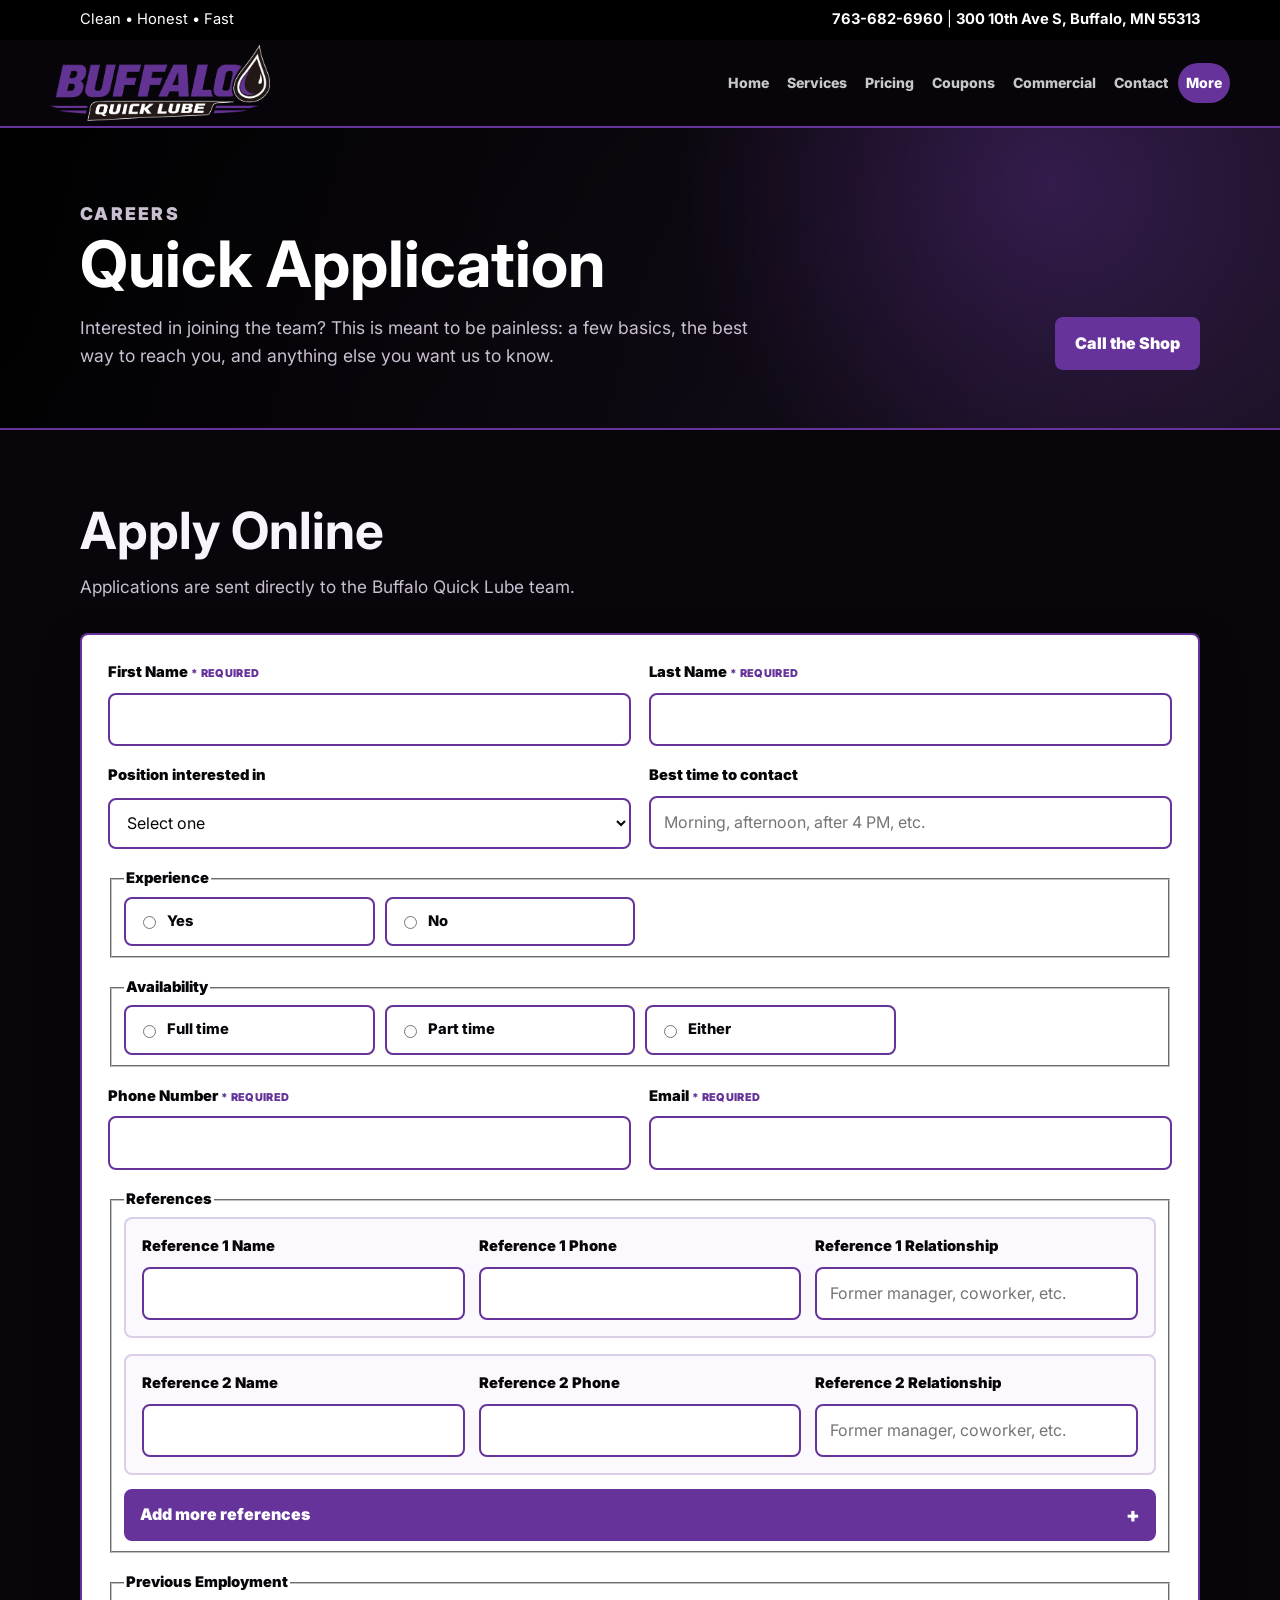
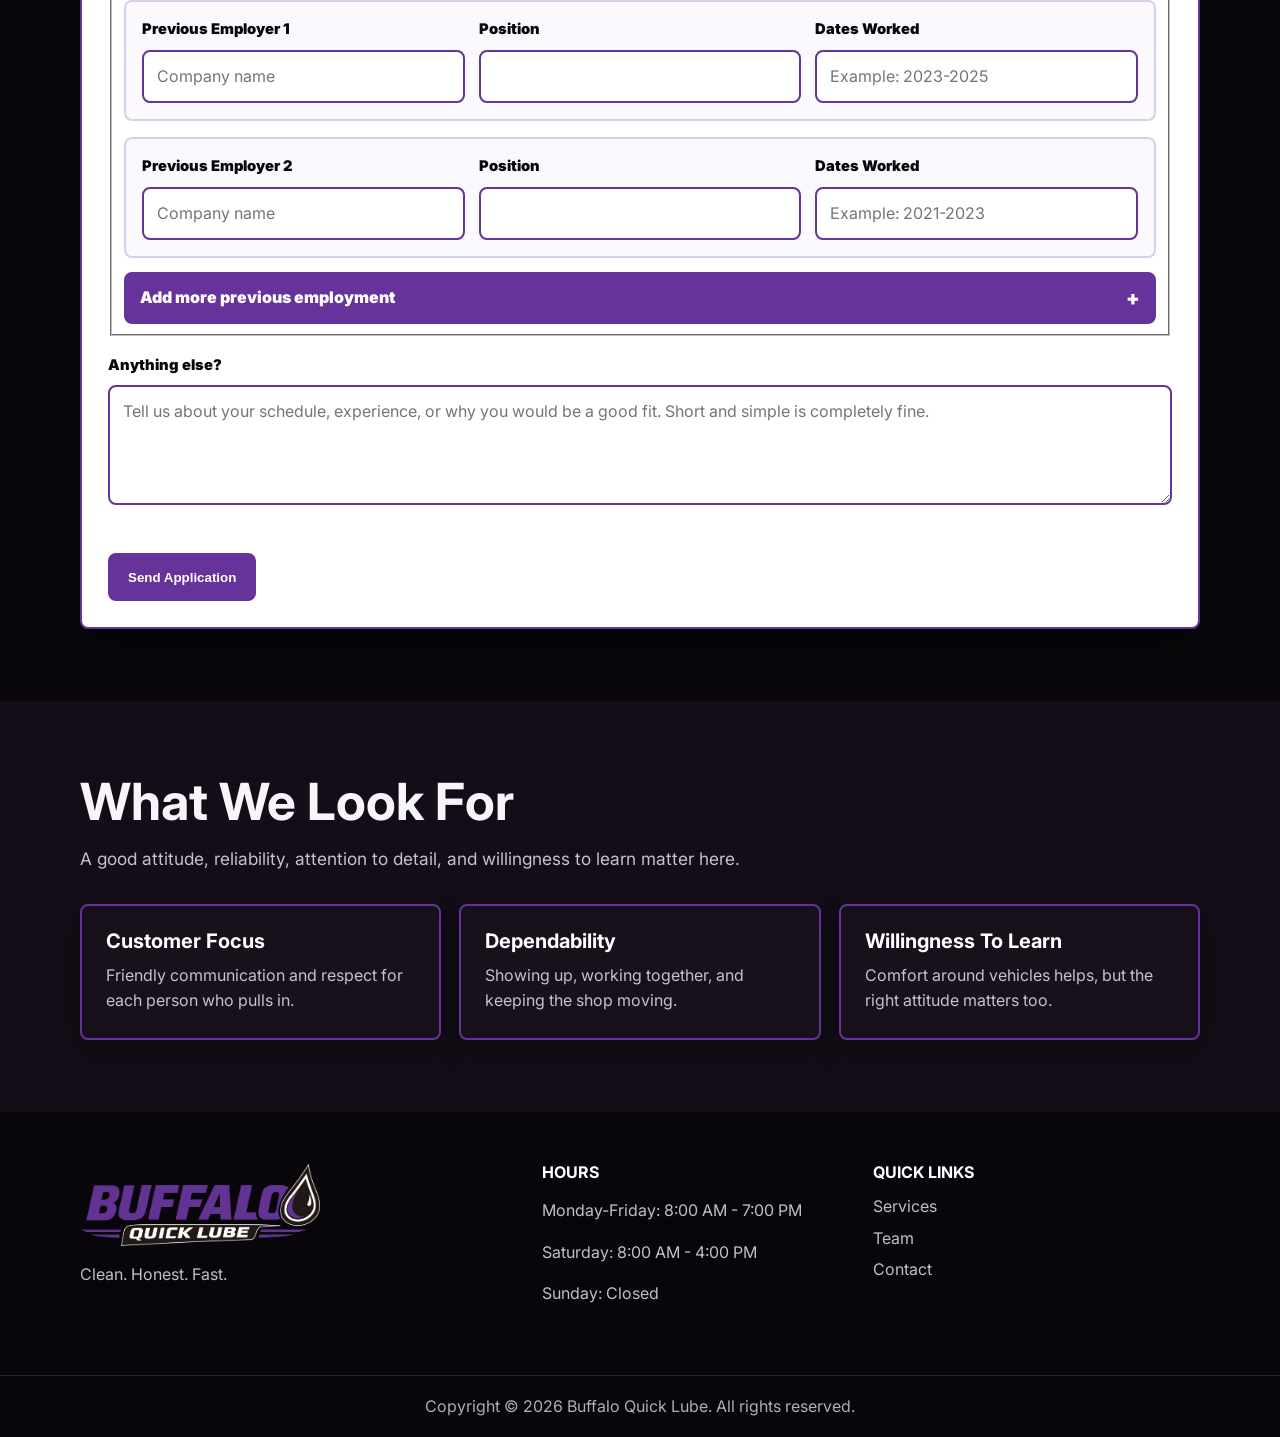
<file: careers.html>
<!DOCTYPE html>
<html lang="en">
<head>
  <meta charset="UTF-8">
  <meta name="viewport" content="width=device-width, initial-scale=1.0">
  <meta http-equiv="Cache-Control" content="no-cache, no-store, must-revalidate">
  <meta http-equiv="Pragma" content="no-cache">
  <meta http-equiv="Expires" content="0">
  <link rel="icon" type="image/png" sizes="48x48" href="favicon-48.png">
  <link rel="icon" type="image/png" sizes="512x512" href="favicon.png">
  <link rel="apple-touch-icon" sizes="180x180" href="apple-touch-icon.png">
  <title>Careers | Buffalo Quick Lube</title>
  <link rel="preconnect" href="https://fonts.googleapis.com">
  <link rel="preconnect" href="https://fonts.gstatic.com" crossorigin>
  <link href="https://fonts.googleapis.com/css2?family=Inter:wght@400;600;700;800;900&display=swap" rel="stylesheet">
  <link rel="stylesheet" href="style.css?v=72">
<link rel="stylesheet" href="thanksgiving.css?v=2026-1">
<script src="thanksgiving.js?v=2026-1" defer></script>
</head>
<body>
<header class="site-header">
  <div class="top-bar"><div class="top-bar-inner"><span>Clean • Honest • Fast</span><span><a href="tel:7636826960">763-682-6960</a> | <a href="https://www.google.com/maps/search/?api=1&amp;query=300+10th+Ave+S+Buffalo+MN+55313" target="_blank" rel="noreferrer">300 10th Ave S, Buffalo, MN 55313</a></span></div></div>
  <div class="nav-inner">
    <a class="brand" href="index.html"><img src="images/logo.png" alt="Buffalo Quick Lube logo"></a>
    <button class="menu-btn" onclick="toggleMenu()" aria-label="Open menu" aria-expanded="false"><span></span><span></span><span></span></button>
    <nav class="site-nav" id="navMenu">
      <a class="nav-home" href="index.html">Home</a>
      <div class="nav-dropdown services-dropdown"><a class="nav-trigger" href="services.html" aria-haspopup="true" aria-expanded="false">Services</a><div class="nav-dropdown-menu"><a class="" href="services.html">What We Do</a><a class="" href="detail-request.html">Interior Detail Scheduling</a></div></div>
      <a class="" href="pricing.html">Pricing</a>
      <a class="" href="coupons.html">Coupons</a>
      <a class="" href="commercial.html">Commercial</a>
      <a class="" href="contact.html">Contact</a>
      <div class="nav-dropdown more-dropdown"><button class="nav-trigger nav-more-trigger active" type="button" aria-haspopup="true" aria-expanded="false">More</button><div class="nav-dropdown-menu"><a class="" href="team.html">Team</a><a class="active" href="careers.html">Careers</a><a class="" href="tips.html">Tips</a><a class="" href="faq.html">FAQ</a><a class="" href="social.html">Social</a></div></div>
    </nav>
  </div>
</header>
<main>
  <section class="page-hero"><div class="container"><div><p class="eyebrow">Careers</p><h1>Quick Application</h1><p>Interested in joining the team? This is meant to be painless: a few basics, the best way to reach you, and anything else you want us to know.</p></div><a class="btn" href="tel:7636826960">Call the Shop</a></div></section>
  <section class="section"><div class="container">
    <div class="section-head">
      <h2>Apply Online</h2>
      <p>Applications are sent directly to the Buffalo Quick Lube team.</p>
    </div>
    <form class="application-form" action="https://formsubmit.co/buffaloquicklube@gmail.com" method="POST">
      <input type="hidden" name="_subject" value="New Buffalo Quick Lube Job Application">
      <input type="hidden" name="_template" value="table">
      <input type="text" name="_honey" style="display:none">

      <div class="form-field">
        <label for="first_name">First Name <span class="required-label" aria-label="required">* Required</span></label>
        <input id="first_name" name="First Name" type="text" autocomplete="given-name" required>
      </div>

      <div class="form-field">
        <label for="last_name">Last Name <span class="required-label" aria-label="required">* Required</span></label>
        <input id="last_name" name="Last Name" type="text" autocomplete="family-name" required>
      </div>

      <div class="form-field">
        <label for="position">Position interested in</label>
        <select id="position" name="Position Interested In" required>
          <option value="">Select one</option>
          <option>Lube Technician</option>
          <option>Service Writer</option>
          <option>Interior Detail</option>
          <option>All</option>
          <option>Other</option>
        </select>
      </div>

      <div class="form-field conditional-other" data-other-for="position">
        <label for="position_other">Other Position</label>
        <input id="position_other" name="Other Position" type="text" placeholder="Tell us what role you are interested in">
      </div>

      <div class="form-field">
        <label for="best_time">Best time to contact</label>
        <input id="best_time" name="Best Time To Contact" type="text" placeholder="Morning, afternoon, after 4 PM, etc." required>
      </div>

      <fieldset class="form-options">
        <legend>Experience</legend>
        <div class="choice-grid">
          <label><input type="radio" name="Experience" value="Yes" required> Yes</label>
          <label><input type="radio" name="Experience" value="No"> No</label>
        </div>
      </fieldset>

      <fieldset class="form-options">
        <legend>Availability</legend>
        <div class="choice-grid">
          <label><input type="radio" name="Availability" value="Full time" required> Full time</label>
          <label><input type="radio" name="Availability" value="Part time"> Part time</label>
          <label><input type="radio" name="Availability" value="Either"> Either</label>
        </div>
      </fieldset>

      <div class="form-field">
        <label for="phone">Phone Number <span class="required-label" aria-label="required">* Required</span></label>
        <input id="phone" name="Phone" type="tel" autocomplete="tel" required>
      </div>

      <div class="form-field">
        <label for="email">Email <span class="required-label" aria-label="required">* Required</span></label>
        <input id="email" name="email" type="email" autocomplete="email" required>
      </div>

      <fieldset class="form-options form-repeat-section">
        <legend>References</legend>
        <div class="repeat-list">
          <div class="repeat-row">
            <div class="form-field">
              <label for="reference_1_name">Reference 1 Name</label>
              <input id="reference_1_name" name="Reference 1 Name" type="text">
            </div>
            <div class="form-field">
              <label for="reference_1_phone">Reference 1 Phone</label>
              <input id="reference_1_phone" name="Reference 1 Phone" type="tel">
            </div>
            <div class="form-field">
              <label for="reference_1_relationship">Reference 1 Relationship</label>
              <input id="reference_1_relationship" name="Reference 1 Relationship" type="text" placeholder="Former manager, coworker, etc.">
            </div>
          </div>

          <div class="repeat-row">
            <div class="form-field">
              <label for="reference_2_name">Reference 2 Name</label>
              <input id="reference_2_name" name="Reference 2 Name" type="text">
            </div>
            <div class="form-field">
              <label for="reference_2_phone">Reference 2 Phone</label>
              <input id="reference_2_phone" name="Reference 2 Phone" type="tel">
            </div>
            <div class="form-field">
              <label for="reference_2_relationship">Reference 2 Relationship</label>
              <input id="reference_2_relationship" name="Reference 2 Relationship" type="text" placeholder="Former manager, coworker, etc.">
            </div>
          </div>
        </div>

        <details class="form-more">
          <summary>Add more references</summary>
          <div class="repeat-list">
            <div class="repeat-row">
              <div class="form-field">
                <label for="reference_3_name">Reference 3 Name</label>
                <input id="reference_3_name" name="Reference 3 Name" type="text">
              </div>
              <div class="form-field">
                <label for="reference_3_phone">Reference 3 Phone</label>
                <input id="reference_3_phone" name="Reference 3 Phone" type="tel">
              </div>
              <div class="form-field">
                <label for="reference_3_relationship">Reference 3 Relationship</label>
                <input id="reference_3_relationship" name="Reference 3 Relationship" type="text" placeholder="Former manager, coworker, etc.">
              </div>
            </div>

            <div class="repeat-row">
              <div class="form-field">
                <label for="reference_4_name">Reference 4 Name</label>
                <input id="reference_4_name" name="Reference 4 Name" type="text">
              </div>
              <div class="form-field">
                <label for="reference_4_phone">Reference 4 Phone</label>
                <input id="reference_4_phone" name="Reference 4 Phone" type="tel">
              </div>
              <div class="form-field">
                <label for="reference_4_relationship">Reference 4 Relationship</label>
                <input id="reference_4_relationship" name="Reference 4 Relationship" type="text" placeholder="Former manager, coworker, etc.">
              </div>
            </div>
          </div>
        </details>
      </fieldset>

      <fieldset class="form-options form-repeat-section">
        <legend>Previous Employment</legend>
        <div class="repeat-list">
          <div class="repeat-row">
            <div class="form-field">
              <label for="employment_1_company">Previous Employer 1</label>
              <input id="employment_1_company" name="Previous Employer 1" type="text" placeholder="Company name">
            </div>
            <div class="form-field">
              <label for="employment_1_position">Position</label>
              <input id="employment_1_position" name="Previous Employer 1 Position" type="text">
            </div>
            <div class="form-field">
              <label for="employment_1_dates">Dates Worked</label>
              <input id="employment_1_dates" name="Previous Employer 1 Dates Worked" type="text" placeholder="Example: 2023-2025">
            </div>
          </div>

          <div class="repeat-row">
            <div class="form-field">
              <label for="employment_2_company">Previous Employer 2</label>
              <input id="employment_2_company" name="Previous Employer 2" type="text" placeholder="Company name">
            </div>
            <div class="form-field">
              <label for="employment_2_position">Position</label>
              <input id="employment_2_position" name="Previous Employer 2 Position" type="text">
            </div>
            <div class="form-field">
              <label for="employment_2_dates">Dates Worked</label>
              <input id="employment_2_dates" name="Previous Employer 2 Dates Worked" type="text" placeholder="Example: 2021-2023">
            </div>
          </div>
        </div>

        <details class="form-more">
          <summary>Add more previous employment</summary>
          <div class="repeat-list">
            <div class="repeat-row">
              <div class="form-field">
                <label for="employment_3_company">Previous Employer 3</label>
                <input id="employment_3_company" name="Previous Employer 3" type="text" placeholder="Company name">
              </div>
              <div class="form-field">
                <label for="employment_3_position">Position</label>
                <input id="employment_3_position" name="Previous Employer 3 Position" type="text">
              </div>
              <div class="form-field">
                <label for="employment_3_dates">Dates Worked</label>
                <input id="employment_3_dates" name="Previous Employer 3 Dates Worked" type="text" placeholder="Example: 2020-2021">
              </div>
            </div>

            <div class="repeat-row">
              <div class="form-field">
                <label for="employment_4_company">Previous Employer 4</label>
                <input id="employment_4_company" name="Previous Employer 4" type="text" placeholder="Company name">
              </div>
              <div class="form-field">
                <label for="employment_4_position">Position</label>
                <input id="employment_4_position" name="Previous Employer 4 Position" type="text">
              </div>
              <div class="form-field">
                <label for="employment_4_dates">Dates Worked</label>
                <input id="employment_4_dates" name="Previous Employer 4 Dates Worked" type="text" placeholder="Example: 2018-2020">
              </div>
            </div>
          </div>
        </details>
      </fieldset>

      <div class="form-wide">
        <label for="additional">Anything else?</label>
        <textarea id="additional" name="Additional Information" placeholder="Tell us about your schedule, experience, or why you would be a good fit. Short and simple is completely fine."></textarea>
      </div>

      <div class="actions"><button class="btn" type="submit">Send Application</button></div>
    </form>
  </div></section>

  <section class="section soft"><div class="container"><div class="section-head"><h2>What We Look For</h2><p>A good attitude, reliability, attention to detail, and willingness to learn matter here.</p></div><div class="grid"><div class="card"><h3>Customer Focus</h3><p>Friendly communication and respect for each person who pulls in.</p></div><div class="card"><h3>Dependability</h3><p>Showing up, working together, and keeping the shop moving.</p></div><div class="card"><h3>Willingness To Learn</h3><p>Comfort around vehicles helps, but the right attitude matters too.</p></div></div></div></section>
</main>
<footer class="site-footer"><div class="footer-grid"><div><img src="images/logo.png" alt="Buffalo Quick Lube logo"><p>Clean. Honest. Fast.</p></div><div><h3>Hours</h3><p>Monday-Friday: 8:00 AM - 7:00 PM</p><p>Saturday: 8:00 AM - 4:00 PM</p><p>Sunday: Closed</p></div><div><h3>Quick Links</h3><a href="services.html">Services</a><a href="team.html">Team</a><a href="contact.html">Contact</a></div></div><div class="footer-bottom">Copyright &copy; 2026 Buffalo Quick Lube. All rights reserved.</div></footer>
<a class="floating-call" href="tel:7636826960">Call Now</a><script src="script.js?v=73"></script>
</body>
</html>
</file>
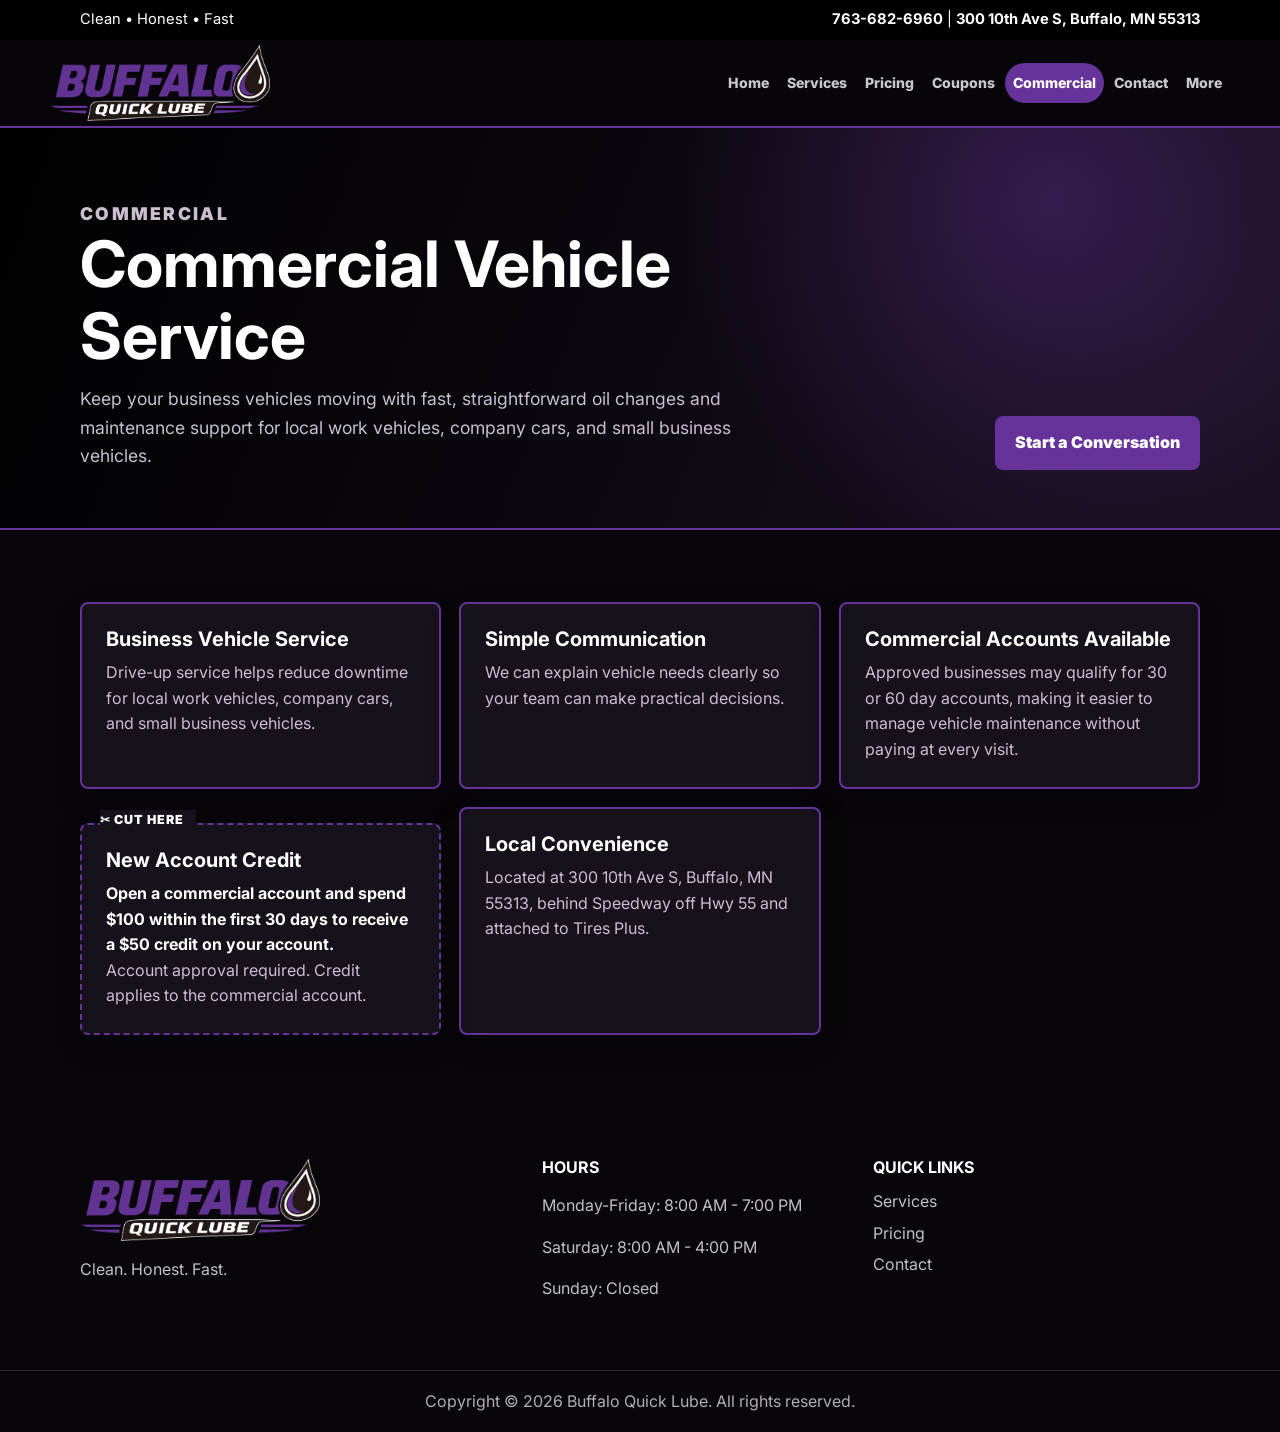
<file: commercial.html>
<!DOCTYPE html>
<html lang="en">
<head>
  <meta charset="UTF-8">
  <meta name="viewport" content="width=device-width, initial-scale=1.0">
  <meta http-equiv="Cache-Control" content="no-cache, no-store, must-revalidate">
  <meta http-equiv="Pragma" content="no-cache">
  <meta http-equiv="Expires" content="0">
  <link rel="icon" type="image/png" sizes="48x48" href="favicon-48.png">
  <link rel="icon" type="image/png" sizes="512x512" href="favicon.png">
  <link rel="apple-touch-icon" sizes="180x180" href="apple-touch-icon.png">
  <title>Commercial Vehicle Service | Buffalo Quick Lube</title>
  <link rel="preconnect" href="https://fonts.googleapis.com">
  <link rel="preconnect" href="https://fonts.gstatic.com" crossorigin>
  <link href="https://fonts.googleapis.com/css2?family=Inter:wght@400;600;700;800;900&display=swap" rel="stylesheet">
  <link rel="stylesheet" href="style.css?v=72">
<link rel="stylesheet" href="thanksgiving.css?v=2026-1">
<script src="thanksgiving.js?v=2026-1" defer></script>
</head>
<body>
<header class="site-header">
  <div class="top-bar"><div class="top-bar-inner"><span>Clean • Honest • Fast</span><span><a href="tel:7636826960">763-682-6960</a> | <a href="https://www.google.com/maps/search/?api=1&amp;query=300+10th+Ave+S+Buffalo+MN+55313" target="_blank" rel="noreferrer">300 10th Ave S, Buffalo, MN 55313</a></span></div></div>
  <div class="nav-inner">
    <a class="brand" href="index.html"><img src="images/logo.png" alt="Buffalo Quick Lube logo"></a>
    <button class="menu-btn" onclick="toggleMenu()" aria-label="Open menu" aria-expanded="false"><span></span><span></span><span></span></button>
    <nav class="site-nav" id="navMenu">
      <a class="nav-home" href="index.html">Home</a>
      <div class="nav-dropdown services-dropdown"><a class="nav-trigger" href="services.html" aria-haspopup="true" aria-expanded="false">Services</a><div class="nav-dropdown-menu"><a class="" href="services.html">What We Do</a><a class="" href="detail-request.html">Interior Detail Scheduling</a></div></div>
      <a class="" href="pricing.html">Pricing</a>
      <a class="" href="coupons.html">Coupons</a>
      <a class="active" href="commercial.html">Commercial</a>
      <a class="" href="contact.html">Contact</a>
      <div class="nav-dropdown more-dropdown"><button class="nav-trigger nav-more-trigger" type="button" aria-haspopup="true" aria-expanded="false">More</button><div class="nav-dropdown-menu"><a class="" href="team.html">Team</a><a class="" href="careers.html">Careers</a><a class="" href="tips.html">Tips</a><a class="" href="faq.html">FAQ</a><a class="" href="social.html">Social</a></div></div>
    </nav>
  </div>
</header>
<main>
  <section class="page-hero"><div class="container"><div><p class="eyebrow">Commercial</p><h1>Commercial Vehicle Service</h1><p>Keep your business vehicles moving with fast, straightforward oil changes and maintenance support for local work vehicles, company cars, and small business vehicles.</p></div><a class="btn" href="contact.html">Start a Conversation</a></div></section>
  <section class="section"><div class="container"><div class="grid">
    <div class="card"><h3>Business Vehicle Service</h3><p>Drive-up service helps reduce downtime for local work vehicles, company cars, and small business vehicles.</p></div>
    <div class="card"><h3>Simple Communication</h3><p>We can explain vehicle needs clearly so your team can make practical decisions.</p></div>
    <div class="card"><h3>Commercial Accounts Available</h3><p>Approved businesses may qualify for 30 or 60 day accounts, making it easier to manage vehicle maintenance without paying at every visit.</p></div>
    <div class="card coupon-card"><h3>New Account Credit</h3><p><strong>Open a commercial account and spend $100 within the first 30 days to receive a $50 credit on your account.</strong><br>Account approval required. Credit applies to the commercial account.</p></div>
    <div class="card"><h3>Local Convenience</h3><p>Located at 300 10th Ave S, Buffalo, MN 55313, behind Speedway off Hwy 55 and attached to Tires Plus.</p></div>
  </div></div></section>
</main>
<footer class="site-footer"><div class="footer-grid"><div><img src="images/logo.png" alt="Buffalo Quick Lube logo"><p>Clean. Honest. Fast.</p></div><div><h3>Hours</h3><p>Monday-Friday: 8:00 AM - 7:00 PM</p><p>Saturday: 8:00 AM - 4:00 PM</p><p>Sunday: Closed</p></div><div><h3>Quick Links</h3><a href="services.html">Services</a><a href="pricing.html">Pricing</a><a href="contact.html">Contact</a></div></div><div class="footer-bottom">Copyright &copy; 2026 Buffalo Quick Lube. All rights reserved.</div></footer>
<a class="floating-call" href="tel:7636826960">Call Now</a><script src="script.js?v=73"></script>
</body>
</html>
</file>
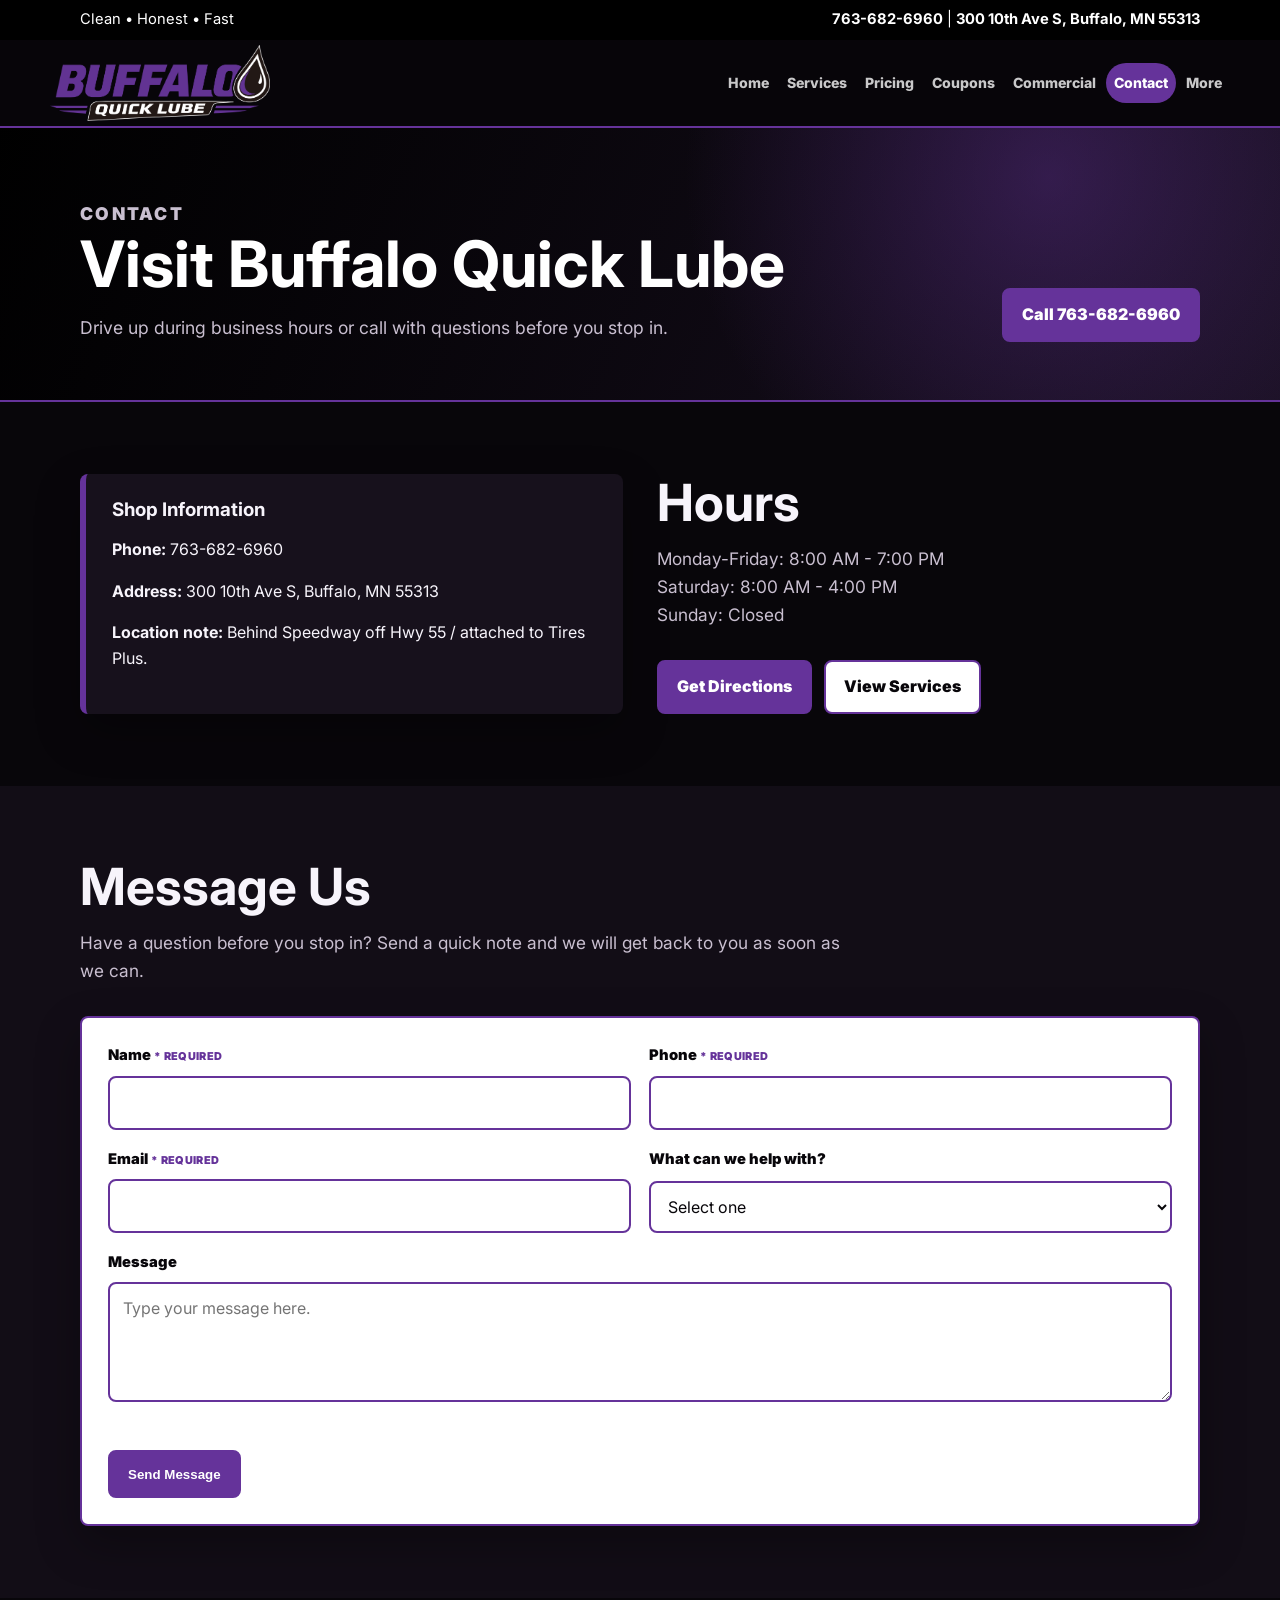
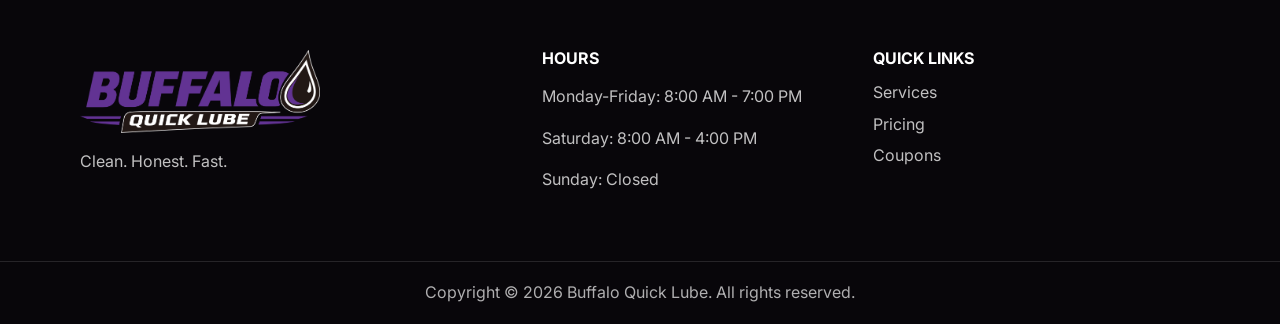
<file: contact.html>
<!DOCTYPE html>
<html lang="en">
<head>
  <meta charset="UTF-8">
  <meta name="viewport" content="width=device-width, initial-scale=1.0">
  <meta http-equiv="Cache-Control" content="no-cache, no-store, must-revalidate">
  <meta http-equiv="Pragma" content="no-cache">
  <meta http-equiv="Expires" content="0">
  <link rel="icon" type="image/png" sizes="48x48" href="favicon-48.png">
  <link rel="icon" type="image/png" sizes="512x512" href="favicon.png">
  <link rel="apple-touch-icon" sizes="180x180" href="apple-touch-icon.png">
  <title>Contact | Buffalo Quick Lube</title>
  <link rel="preconnect" href="https://fonts.googleapis.com">
  <link rel="preconnect" href="https://fonts.gstatic.com" crossorigin>
  <link href="https://fonts.googleapis.com/css2?family=Inter:wght@400;600;700;800;900&display=swap" rel="stylesheet">
  <link rel="stylesheet" href="style.css?v=72">
<link rel="stylesheet" href="thanksgiving.css?v=2026-1">
<script src="thanksgiving.js?v=2026-1" defer></script>
</head>
<body>
<header class="site-header">
  <div class="top-bar"><div class="top-bar-inner"><span>Clean • Honest • Fast</span><span><a href="tel:7636826960">763-682-6960</a> | <a href="https://www.google.com/maps/search/?api=1&amp;query=300+10th+Ave+S+Buffalo+MN+55313" target="_blank" rel="noreferrer">300 10th Ave S, Buffalo, MN 55313</a></span></div></div>
  <div class="nav-inner">
    <a class="brand" href="index.html"><img src="images/logo.png" alt="Buffalo Quick Lube logo"></a>
    <button class="menu-btn" onclick="toggleMenu()" aria-label="Open menu" aria-expanded="false"><span></span><span></span><span></span></button>
    <nav class="site-nav" id="navMenu">
      <a class="nav-home" href="index.html">Home</a>
      <div class="nav-dropdown services-dropdown"><a class="nav-trigger" href="services.html" aria-haspopup="true" aria-expanded="false">Services</a><div class="nav-dropdown-menu"><a class="" href="services.html">What We Do</a><a class="" href="detail-request.html">Interior Detail Scheduling</a></div></div>
      <a class="" href="pricing.html">Pricing</a>
      <a class="" href="coupons.html">Coupons</a>
      <a class="" href="commercial.html">Commercial</a>
      <a class="active" href="contact.html">Contact</a>
      <div class="nav-dropdown more-dropdown"><button class="nav-trigger nav-more-trigger" type="button" aria-haspopup="true" aria-expanded="false">More</button><div class="nav-dropdown-menu"><a class="" href="team.html">Team</a><a class="" href="careers.html">Careers</a><a class="" href="tips.html">Tips</a><a class="" href="faq.html">FAQ</a><a class="" href="social.html">Social</a></div></div>
    </nav>
  </div>
</header>
<main>
  <section class="page-hero"><div class="container"><div><p class="eyebrow">Contact</p><h1>Visit Buffalo Quick Lube</h1><p>Drive up during business hours or call with questions before you stop in.</p></div><a class="btn" href="tel:7636826960">Call 763-682-6960</a></div></section>
  <section class="section"><div class="container split"><div class="callout"><h3>Shop Information</h3><p><strong>Phone:</strong> <a href="tel:7636826960">763-682-6960</a></p><p><strong>Address:</strong> <a href="https://www.google.com/maps/search/?api=1&query=300+10th+Ave+S+Buffalo+MN+55313" target="_blank" rel="noreferrer">300 10th Ave S, Buffalo, MN 55313</a></p><p><strong>Location note:</strong> Behind Speedway off Hwy 55 / attached to Tires Plus.</p></div><div><div class="section-head"><h2>Hours</h2><p>Monday-Friday: 8:00 AM - 7:00 PM<br>Saturday: 8:00 AM - 4:00 PM<br>Sunday: Closed</p></div><div class="actions"><a class="btn" href="https://www.google.com/maps/search/?api=1&query=300+10th+Ave+S+Buffalo+MN+55313" target="_blank" rel="noreferrer">Get Directions</a><a class="btn light" href="services.html">View Services</a></div></div></div></section>
  <section class="section soft" id="message-us"><div class="container">
    <div class="section-head">
      <h2>Message Us</h2>
      <p>Have a question before you stop in? Send a quick note and we will get back to you as soon as we can.</p>
    </div>
    <form class="application-form" action="https://formsubmit.co/buffaloquicklube@gmail.com" method="POST">
      <input type="hidden" name="_subject" value="New Buffalo Quick Lube Contact Message">
      <input type="hidden" name="_template" value="table">
      <input type="text" name="_honey" style="display:none">

      <div class="form-field">
        <label for="contact_name">Name <span class="required-label" aria-label="required">* Required</span></label>
        <input id="contact_name" name="Name" type="text" autocomplete="name" required>
      </div>

      <div class="form-field">
        <label for="contact_phone">Phone <span class="required-label" aria-label="required">* Required</span></label>
        <input id="contact_phone" name="Phone" type="tel" autocomplete="tel" required>
      </div>

      <div class="form-field">
        <label for="contact_email">Email <span class="required-label" aria-label="required">* Required</span></label>
        <input id="contact_email" name="email" type="email" autocomplete="email" required>
      </div>

      <div class="form-field">
        <label for="contact_topic">What can we help with?</label>
        <select id="contact_topic" name="Topic" required>
          <option value="">Select one</option>
          <option>Experience</option>
          <option>Oil change question</option>
          <option>Service Interval</option>
          <option>Pricing question</option>
          <option>Interior Detail</option>
          <option>Commercial account</option>
          <option>Careers</option>
          <option>Other</option>
        </select>
      </div>

      <div class="form-field conditional-other" data-other-for="contact_topic">
        <label for="contact_topic_other">Other Topic</label>
        <input id="contact_topic_other" name="Other Topic" type="text" placeholder="Tell us what this is about">
      </div>

      <div class="form-wide">
        <label for="contact_message">Message</label>
        <textarea id="contact_message" name="Message" placeholder="Type your message here." required></textarea>
      </div>

      <div class="actions"><button class="btn" type="submit">Send Message</button></div>
    </form>
  </div></section>
</main>
<footer class="site-footer"><div class="footer-grid"><div><img src="images/logo.png" alt="Buffalo Quick Lube logo"><p>Clean. Honest. Fast.</p></div><div><h3>Hours</h3><p>Monday-Friday: 8:00 AM - 7:00 PM</p><p>Saturday: 8:00 AM - 4:00 PM</p><p>Sunday: Closed</p></div><div><h3>Quick Links</h3><a href="services.html">Services</a><a href="pricing.html">Pricing</a><a href="coupons.html">Coupons</a></div></div><div class="footer-bottom">Copyright &copy; 2026 Buffalo Quick Lube. All rights reserved.</div></footer>
<a class="floating-call" href="tel:7636826960">Call Now</a><script src="script.js?v=73"></script>
</body>
</html>
</file>
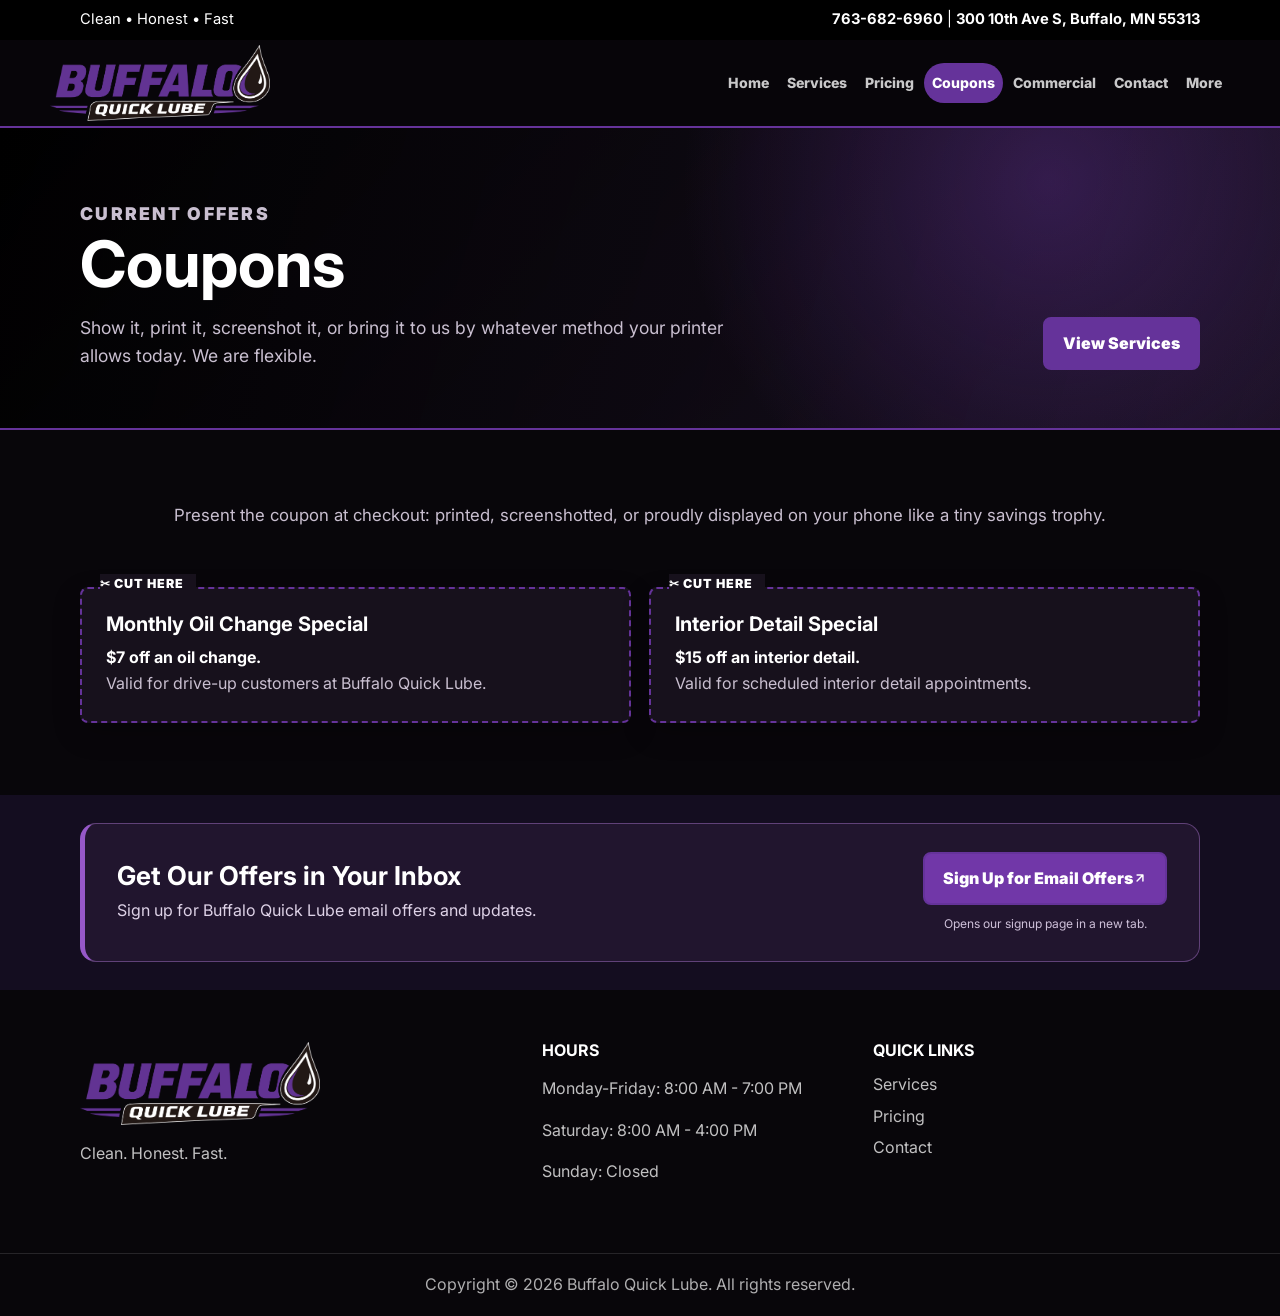
<file: coupons.html>
<!DOCTYPE html>
<html lang="en">
<head>
  <meta charset="UTF-8">
  <meta name="viewport" content="width=device-width, initial-scale=1.0">
  <meta http-equiv="Cache-Control" content="no-cache, no-store, must-revalidate">
  <meta http-equiv="Pragma" content="no-cache">
  <meta http-equiv="Expires" content="0">
  <link rel="icon" type="image/png" sizes="48x48" href="favicon-48.png">
  <link rel="icon" type="image/png" sizes="512x512" href="favicon.png">
  <link rel="apple-touch-icon" sizes="180x180" href="apple-touch-icon.png">
  <title>Coupons | Buffalo Quick Lube</title>
  <link rel="preconnect" href="https://fonts.googleapis.com">
  <link rel="preconnect" href="https://fonts.gstatic.com" crossorigin>
  <link href="https://fonts.googleapis.com/css2?family=Inter:wght@400;600;700;800;900&display=swap" rel="stylesheet">
  <link rel="stylesheet" href="style.css?v=72">
<style>.email-offers{padding:28px 0;background:#140d20}.email-offers-inner{display:flex;align-items:center;justify-content:space-between;gap:28px;padding:28px 32px;border:1px solid #604178;border-left:5px solid #9658c8;border-radius:16px;background:#21152e}.email-offers h2{margin:0 0 8px;color:#fff;font-size:26px}.email-offers p{margin:0;color:#ded2e7;line-height:1.6}.email-offers-action{flex-shrink:0}.email-offers-action small{display:block;text-align:center;margin-top:9px;color:#cec0d9;font-size:12px}.email-offers .btn{background:#7137a8;color:white}.email-offers a:focus-visible{outline:3px solid white;outline-offset:4px}@media(max-width:700px){.email-offers-inner{flex-direction:column;align-items:flex-start;padding:24px}.email-offers-action,.email-offers .btn{width:100%}.email-offers .btn{text-align:center}}</style><link rel="stylesheet" href="thanksgiving.css?v=2026-1">
<script src="thanksgiving.js?v=2026-1" defer></script>
</head>
<body>
<header class="site-header">
  <div class="top-bar"><div class="top-bar-inner"><span>Clean • Honest • Fast</span><span><a href="tel:7636826960">763-682-6960</a> | <a href="https://www.google.com/maps/search/?api=1&amp;query=300+10th+Ave+S+Buffalo+MN+55313" target="_blank" rel="noreferrer">300 10th Ave S, Buffalo, MN 55313</a></span></div></div>
  <div class="nav-inner">
    <a class="brand" href="index.html"><img src="images/logo.png" alt="Buffalo Quick Lube logo"></a>
    <button class="menu-btn" onclick="toggleMenu()" aria-label="Open menu" aria-expanded="false"><span></span><span></span><span></span></button>
    <nav class="site-nav" id="navMenu">
      <a class="nav-home" href="index.html">Home</a>
      <div class="nav-dropdown services-dropdown"><a class="nav-trigger" href="services.html" aria-haspopup="true" aria-expanded="false">Services</a><div class="nav-dropdown-menu"><a class="" href="services.html">What We Do</a><a class="" href="detail-request.html">Interior Detail Scheduling</a></div></div>
      <a class="" href="pricing.html">Pricing</a>
      <a class="active" href="coupons.html">Coupons</a>
      <a class="" href="commercial.html">Commercial</a>
      <a class="" href="contact.html">Contact</a>
      <div class="nav-dropdown more-dropdown"><button class="nav-trigger nav-more-trigger" type="button" aria-haspopup="true" aria-expanded="false">More</button><div class="nav-dropdown-menu"><a class="" href="team.html">Team</a><a class="" href="careers.html">Careers</a><a class="" href="tips.html">Tips</a><a class="" href="faq.html">FAQ</a><a class="" href="social.html">Social</a></div></div>
    </nav>
  </div>
</header>
<main>
  <section class="page-hero"><div class="container"><div><p class="eyebrow">Current offers</p><h1>Coupons</h1><p>Show it, print it, screenshot it, or bring it to us by whatever method your printer allows today. We are flexible.</p></div><a class="btn" href="services.html">View Services</a></div></section>
  <section class="section"><div class="container"><div class="grid two">
    <p class="coupon-note">Present the coupon at checkout: printed, screenshotted, or proudly displayed on your phone like a tiny savings trophy.</p>
    <div class="card coupon-card"><h3>Monthly Oil Change Special</h3><p><strong>$7 off an oil change.</strong><br>Valid for drive-up customers at Buffalo Quick Lube.</p></div>
    <div class="card coupon-card"><h3>Interior Detail Special</h3><p><strong>$15 off an interior detail.</strong><br>Valid for scheduled interior detail appointments.</p></div>
  </div></div></section>
<section class="email-offers" id="email-signup" aria-label="Email subscription"><div class="container"><div class="email-offers-inner"><div><h2>Get Our Offers in Your Inbox</h2><p>Sign up for Buffalo Quick Lube email offers and updates.</p></div><div class="email-offers-action"><a class="btn" href="https://www.staylocalsavebig.biz/Sherburne/MerchantSite_signup.cfm?MerchantID=www%5FBigSales%5F24FF4EBCDFFD955D763C22D95BBE1810" target="_blank" rel="noopener noreferrer">Sign Up for Email Offers <svg aria-hidden="true" focusable="false" width="14" height="14" viewBox="0 0 24 24" fill="none" stroke="currentColor" stroke-width="2.5" stroke-linecap="round" stroke-linejoin="round" style="display:inline-block;vertical-align:-1px;flex-shrink:0"><path d="M7 17 17 7M7 7h10v10"/></svg></a><small>Opens our signup page in a new tab.</small></div></div></div></section></main>
<footer class="site-footer"><div class="footer-grid"><div><img src="images/logo.png" alt="Buffalo Quick Lube logo"><p>Clean. Honest. Fast.</p></div><div><h3>Hours</h3><p>Monday-Friday: 8:00 AM - 7:00 PM</p><p>Saturday: 8:00 AM - 4:00 PM</p><p>Sunday: Closed</p></div><div><h3>Quick Links</h3><a href="services.html">Services</a><a href="pricing.html">Pricing</a><a href="contact.html">Contact</a></div></div><div class="footer-bottom">Copyright &copy; 2026 Buffalo Quick Lube. All rights reserved.</div></footer>
<a class="floating-call" href="tel:7636826960">Call Now</a><script src="script.js?v=73"></script>
</body>
</html>
</file>
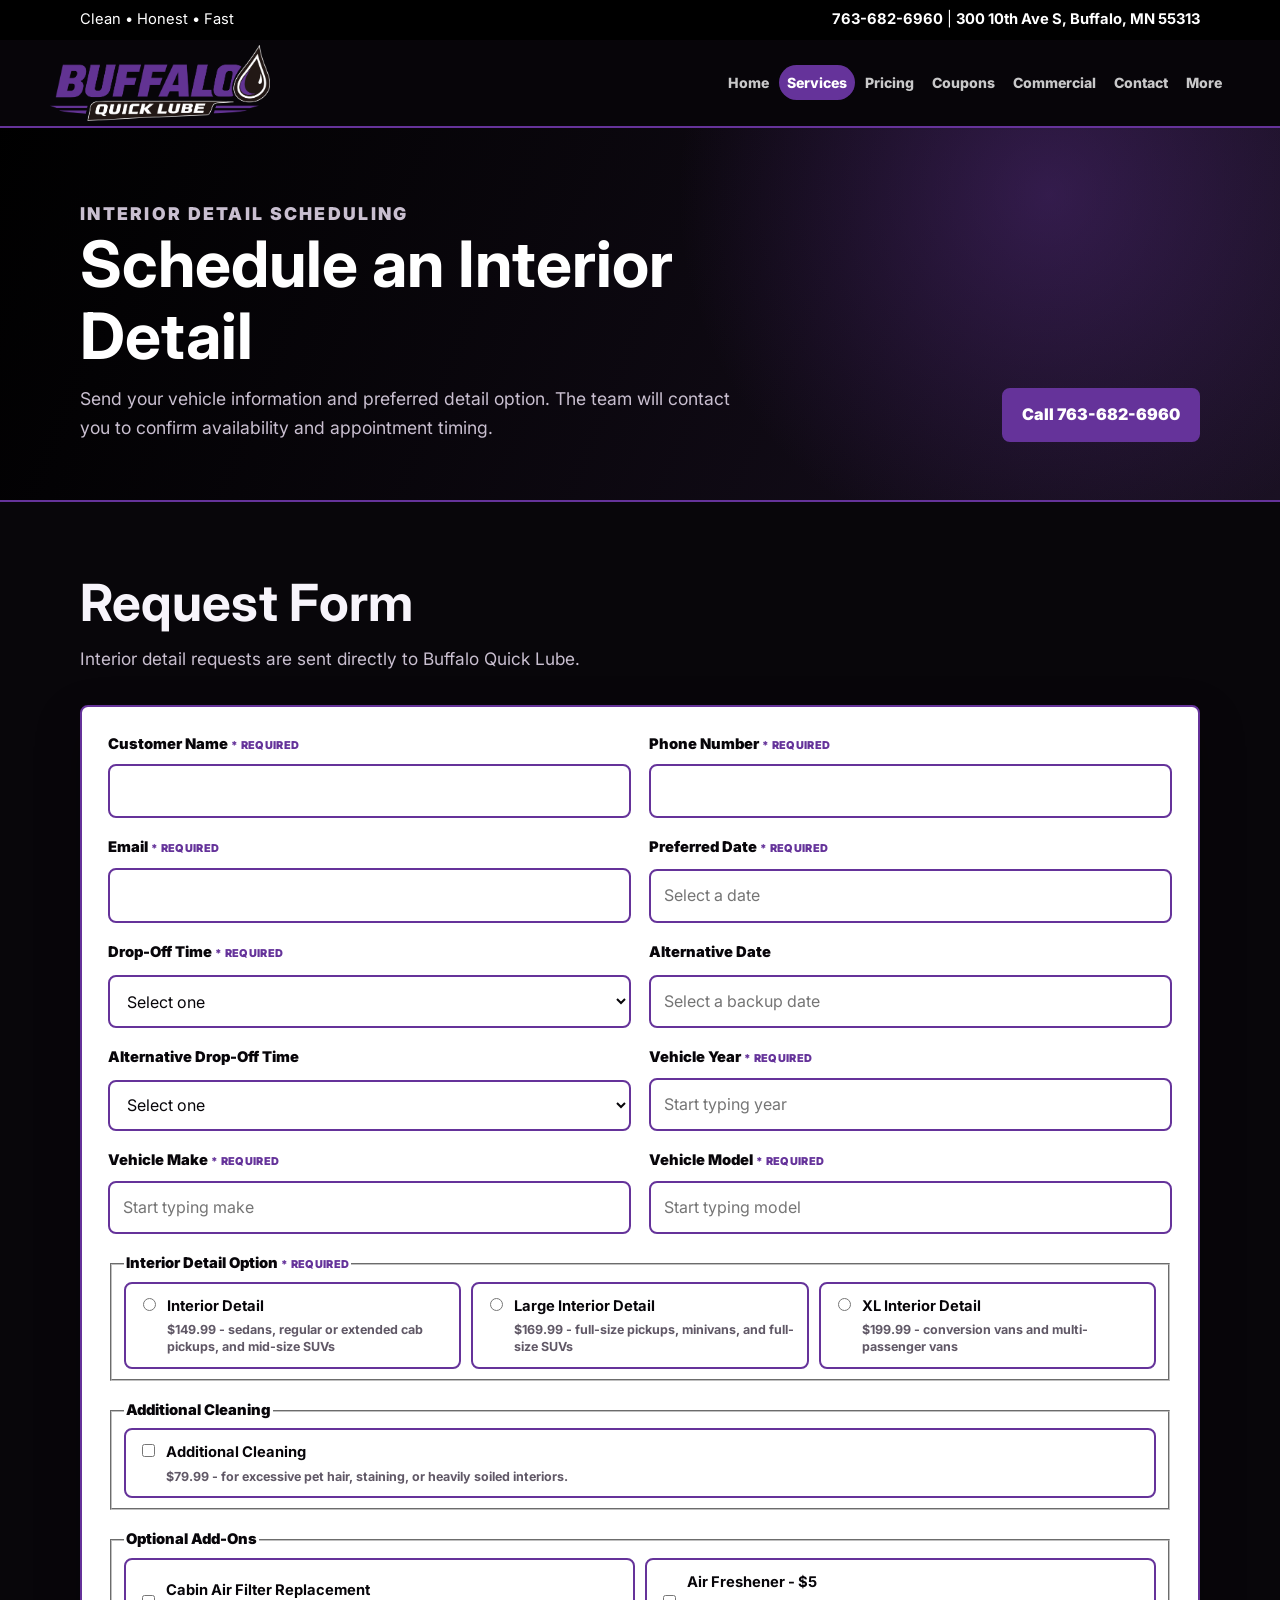
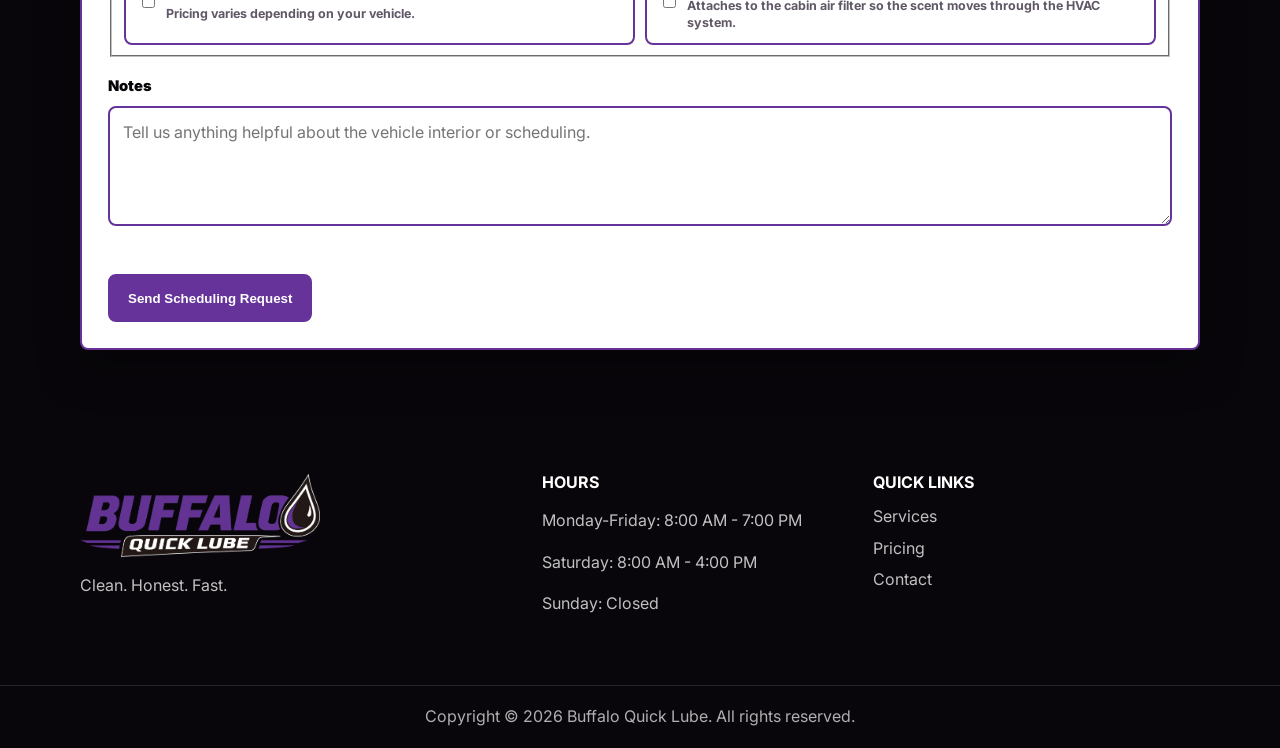
<file: detail-request.html>
<!DOCTYPE html>
<html lang="en">
<head>
  <meta charset="UTF-8">
  <meta name="viewport" content="width=device-width, initial-scale=1.0">
  <meta http-equiv="Cache-Control" content="no-cache, no-store, must-revalidate">
  <meta http-equiv="Pragma" content="no-cache">
  <meta http-equiv="Expires" content="0">
  <link rel="icon" type="image/png" sizes="48x48" href="favicon-48.png">
  <link rel="icon" type="image/png" sizes="512x512" href="favicon.png">
  <link rel="apple-touch-icon" sizes="180x180" href="apple-touch-icon.png">
  <title>Interior Detail Scheduling | Buffalo Quick Lube</title>
  <link rel="preconnect" href="https://fonts.googleapis.com">
  <link rel="preconnect" href="https://fonts.gstatic.com" crossorigin>
  <link href="https://fonts.googleapis.com/css2?family=Inter:wght@400;600;700;800;900&display=swap" rel="stylesheet">
  <link rel="stylesheet" href="style.css?v=72">
<link rel="stylesheet" href="thanksgiving.css?v=2026-1">
<script src="thanksgiving.js?v=2026-1" defer></script>
</head>
<body>
<header class="site-header">
  <div class="top-bar"><div class="top-bar-inner"><span>Clean • Honest • Fast</span><span><a href="tel:7636826960">763-682-6960</a> | <a href="https://www.google.com/maps/search/?api=1&amp;query=300+10th+Ave+S+Buffalo+MN+55313" target="_blank" rel="noreferrer">300 10th Ave S, Buffalo, MN 55313</a></span></div></div>
  <div class="nav-inner">
    <a class="brand" href="index.html"><img src="images/logo.png" alt="Buffalo Quick Lube logo"></a>
    <button class="menu-btn" onclick="toggleMenu()" aria-label="Open menu" aria-expanded="false"><span></span><span></span><span></span></button>
    <nav class="site-nav" id="navMenu">
      <a class="nav-home" href="index.html">Home</a>
      <div class="nav-dropdown services-dropdown"><a class="nav-trigger active" href="services.html" aria-haspopup="true" aria-expanded="false">Services</a><div class="nav-dropdown-menu"><a class="" href="services.html">What We Do</a><a class="active" href="detail-request.html">Interior Detail Scheduling</a></div></div>
      <a class="" href="pricing.html">Pricing</a>
      <a class="" href="coupons.html">Coupons</a>
      <a class="" href="commercial.html">Commercial</a>
      <a class="" href="contact.html">Contact</a>
      <div class="nav-dropdown more-dropdown"><button class="nav-trigger nav-more-trigger" type="button" aria-haspopup="true" aria-expanded="false">More</button><div class="nav-dropdown-menu"><a class="" href="team.html">Team</a><a class="" href="careers.html">Careers</a><a class="" href="tips.html">Tips</a><a class="" href="faq.html">FAQ</a><a class="" href="social.html">Social</a></div></div>
    </nav>
  </div>
</header>
<main>
  <section class="page-hero"><div class="container"><div><p class="eyebrow">Interior Detail Scheduling</p><h1>Schedule an Interior Detail</h1><p>Send your vehicle information and preferred detail option. The team will contact you to confirm availability and appointment timing.</p></div><a class="btn" href="tel:7636826960">Call 763-682-6960</a></div></section>

  <section class="section"><div class="container">
    <div class="section-head">
      <h2>Request Form</h2>
      <p>Interior detail requests are sent directly to Buffalo Quick Lube.</p>
    </div>

    <form class="application-form" action="https://formsubmit.co/buffaloquicklube@gmail.com" method="POST">
      <input type="hidden" name="_subject" value="New Interior Detail Scheduling Request">
      <input type="hidden" name="_template" value="table">
      <input type="text" name="_honey" style="display:none">

      <div class="form-field">
        <label for="customer_name">Customer Name <span class="required-label" aria-label="required">* Required</span></label>
        <input id="customer_name" name="Customer Name" type="text" autocomplete="name" required>
      </div>

      <div class="form-field">
        <label for="customer_phone">Phone Number <span class="required-label" aria-label="required">* Required</span></label>
        <input id="customer_phone" name="Phone" type="tel" autocomplete="tel" required>
      </div>

      <div class="form-field">
        <label for="customer_email">Email <span class="required-label" aria-label="required">* Required</span></label>
        <input id="customer_email" name="email" type="email" autocomplete="email" required>
      </div>

      <div class="form-field calendar-field">
        <label for="preferred_date">Preferred Date <span class="required-label" aria-label="required">* Required</span></label>
        <input id="preferred_date" name="Preferred Date" type="text" placeholder="Select a date" readonly required>
        <div class="detail-calendar" data-detail-calendar aria-label="Preferred detail date calendar">
          <div class="calendar-top">
            <button type="button" class="calendar-nav" data-calendar-prev aria-label="Previous month">&lt;</button>
            <div class="calendar-title" data-calendar-title></div>
            <button type="button" class="calendar-nav" data-calendar-next aria-label="Next month">&gt;</button>
          </div>
          <div class="calendar-weekdays" aria-hidden="true">
            <span>Sun</span><span>Mon</span><span>Tue</span><span>Wed</span><span>Thu</span><span>Fri</span><span>Sat</span>
          </div>
          <div class="calendar-grid" data-calendar-grid></div>
        </div>
      </div>

      <div class="form-field">
        <label for="dropoff_time">Drop-Off Time <span class="required-label" aria-label="required">* Required</span></label>
        <select id="dropoff_time" name="Drop-Off Time" required>
          <option value="">Select one</option>
          <option>8:00 AM</option>
          <option>9:00 AM</option>
          <option>10:00 AM</option>
          <option>11:00 AM</option>
          <option>12:00 PM</option>
          <option>1:00 PM</option>
          <option>2:00 PM</option>
          <option>3:00 PM</option>
          <option>4:00 PM</option>
          <option>5:00 PM</option>
          <option>6:00 PM</option>
        </select>
      </div>

      <div class="form-field calendar-field">
        <label for="alternative_date">Alternative Date</label>
        <input id="alternative_date" name="Alternative Date" type="text" placeholder="Select a backup date" readonly>
        <div class="detail-calendar" data-detail-calendar aria-label="Alternative detail date calendar">
          <div class="calendar-top">
            <button type="button" class="calendar-nav" data-calendar-prev aria-label="Previous month">&lt;</button>
            <div class="calendar-title" data-calendar-title></div>
            <button type="button" class="calendar-nav" data-calendar-next aria-label="Next month">&gt;</button>
          </div>
          <div class="calendar-weekdays" aria-hidden="true">
            <span>Sun</span><span>Mon</span><span>Tue</span><span>Wed</span><span>Thu</span><span>Fri</span><span>Sat</span>
          </div>
          <div class="calendar-grid" data-calendar-grid></div>
        </div>
      </div>

      <div class="form-field">
        <label for="alternative_dropoff_time">Alternative Drop-Off Time</label>
        <select id="alternative_dropoff_time" name="Alternative Drop-Off Time">
          <option value="">Select one</option>
          <option>8:00 AM</option>
          <option>9:00 AM</option>
          <option>10:00 AM</option>
          <option>11:00 AM</option>
          <option>12:00 PM</option>
          <option>1:00 PM</option>
          <option>2:00 PM</option>
          <option>3:00 PM</option>
          <option>4:00 PM</option>
          <option>5:00 PM</option>
          <option>6:00 PM</option>
        </select>
      </div>

      <div class="form-field autocomplete-field">
        <label for="vehicle_year">Vehicle Year <span class="required-label" aria-label="required">* Required</span></label>
        <input id="vehicle_year" name="Vehicle Year" type="text" inputmode="numeric" autocomplete="off" placeholder="Start typing year" required>
        <div class="autocomplete-menu" id="vehicle_year_options"></div>
      </div>

      <div class="form-field autocomplete-field">
        <label for="vehicle_make">Vehicle Make <span class="required-label" aria-label="required">* Required</span></label>
        <input id="vehicle_make" name="Vehicle Make" type="text" autocomplete="off" placeholder="Start typing make" required>
        <div class="autocomplete-menu" id="vehicle_make_options"></div>
      </div>

      <div class="form-field autocomplete-field">
        <label for="vehicle_model">Vehicle Model <span class="required-label" aria-label="required">* Required</span></label>
        <input id="vehicle_model" name="Vehicle Model" type="text" autocomplete="off" placeholder="Start typing model" required>
        <div class="autocomplete-menu" id="vehicle_model_options"></div>
      </div>

      <fieldset class="form-options detail-options">
        <legend>Interior Detail Option <span class="required-label" aria-label="required">* Required</span></legend>
        <div class="choice-grid detail-choice-grid">
          <label><input type="radio" name="Interior Detail Option" value="Interior Detail - $149.99" required> <span><strong>Interior Detail</strong><small>$149.99 - sedans, regular or extended cab pickups, and mid-size SUVs</small></span></label>
          <label><input type="radio" name="Interior Detail Option" value="Large Interior Detail - $169.99"> <span><strong>Large Interior Detail</strong><small>$169.99 - full-size pickups, minivans, and full-size SUVs</small></span></label>
          <label><input type="radio" name="Interior Detail Option" value="XL Interior Detail - $199.99"> <span><strong>XL Interior Detail</strong><small>$199.99 - conversion vans and multi-passenger vans</small></span></label>
        </div>
      </fieldset>

      <fieldset class="form-options">
        <legend>Additional Cleaning</legend>
        <div class="choice-grid single-choice-grid">
          <label><input type="checkbox" name="Additional Cleaning" value="Requested - $79.99"> <span><strong>Additional Cleaning</strong><small>$79.99 - for excessive pet hair, staining, or heavily soiled interiors.</small></span></label>
        </div>
      </fieldset>

      <fieldset class="form-options">
        <legend>Optional Add-Ons</legend>
        <div class="choice-grid add-on-choice-grid">
          <label><input type="checkbox" name="Cabin Air Filter Replacement" value="Requested - pricing varies by vehicle"> <span><strong>Cabin Air Filter Replacement</strong><small>Pricing varies depending on your vehicle.</small></span></label>
          <label><input type="checkbox" name="Cabin Filter Air Freshener" value="Requested - $5"> <span><strong>Air Freshener - $5</strong><small>Attaches to the cabin air filter so the scent moves through the HVAC system.</small></span></label>
        </div>
      </fieldset>

      <div class="form-wide">
        <label for="detail_notes">Notes</label>
        <textarea id="detail_notes" name="Notes" placeholder="Tell us anything helpful about the vehicle interior or scheduling."></textarea>
      </div>

      <div class="actions"><button class="btn" type="submit">Send Scheduling Request</button></div>
    </form>
  </div></section>
</main>
<footer class="site-footer"><div class="footer-grid"><div><img src="images/logo.png" alt="Buffalo Quick Lube logo"><p>Clean. Honest. Fast.</p></div><div><h3>Hours</h3><p>Monday-Friday: 8:00 AM - 7:00 PM</p><p>Saturday: 8:00 AM - 4:00 PM</p><p>Sunday: Closed</p></div><div><h3>Quick Links</h3><a href="services.html">Services</a><a href="pricing.html">Pricing</a><a href="contact.html">Contact</a></div></div><div class="footer-bottom">Copyright &copy; 2026 Buffalo Quick Lube. All rights reserved.</div></footer>
<a class="floating-call" href="tel:7636826960">Call Now</a><script src="script.js?v=73"></script>
</body>
</html>
</file>
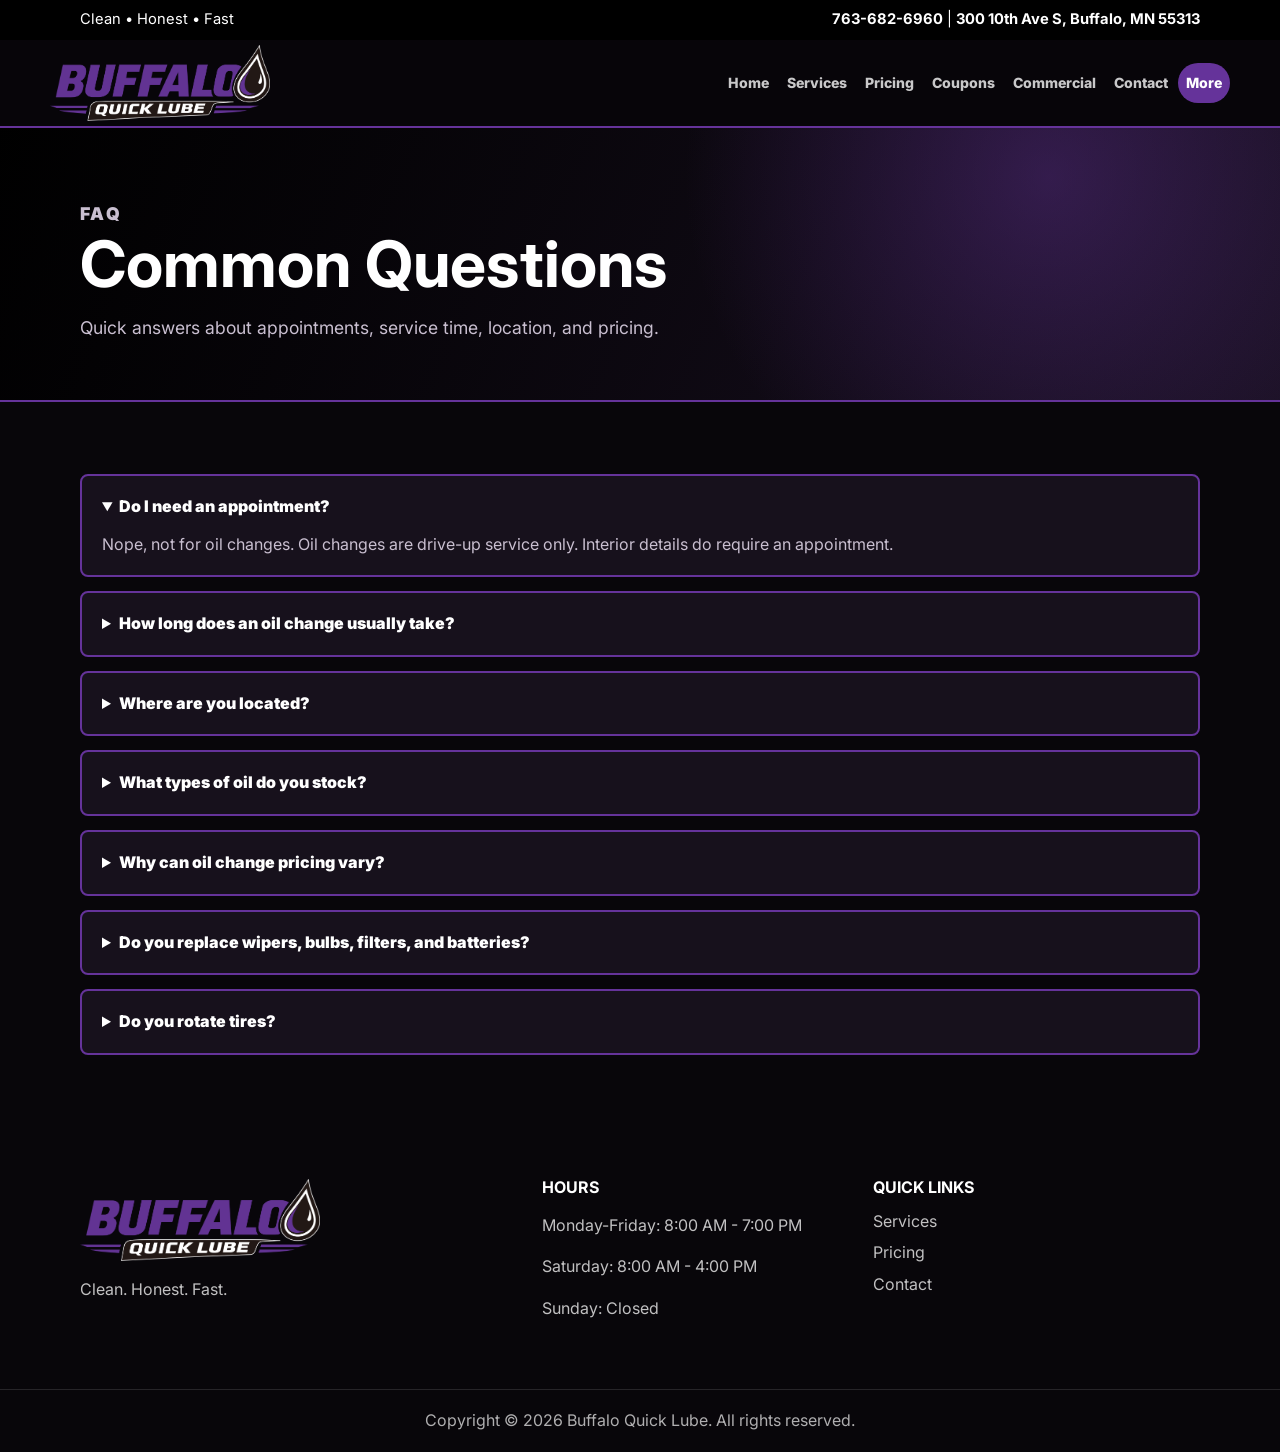
<file: faq.html>
<!DOCTYPE html>
<html lang="en">
<head>
  <meta charset="UTF-8">
  <meta name="viewport" content="width=device-width, initial-scale=1.0">
  <meta http-equiv="Cache-Control" content="no-cache, no-store, must-revalidate">
  <meta http-equiv="Pragma" content="no-cache">
  <meta http-equiv="Expires" content="0">
  <link rel="icon" type="image/png" sizes="48x48" href="favicon-48.png">
  <link rel="icon" type="image/png" sizes="512x512" href="favicon.png">
  <link rel="apple-touch-icon" sizes="180x180" href="apple-touch-icon.png">
  <title>FAQ | Buffalo Quick Lube</title>
  <link rel="preconnect" href="https://fonts.googleapis.com">
  <link rel="preconnect" href="https://fonts.gstatic.com" crossorigin>
  <link href="https://fonts.googleapis.com/css2?family=Inter:wght@400;600;700;800;900&display=swap" rel="stylesheet">
  <link rel="stylesheet" href="style.css?v=72">
<link rel="stylesheet" href="thanksgiving.css?v=2026-1">
<script src="thanksgiving.js?v=2026-1" defer></script>
</head>
<body>
<header class="site-header">
  <div class="top-bar"><div class="top-bar-inner"><span>Clean • Honest • Fast</span><span><a href="tel:7636826960">763-682-6960</a> | <a href="https://www.google.com/maps/search/?api=1&amp;query=300+10th+Ave+S+Buffalo+MN+55313" target="_blank" rel="noreferrer">300 10th Ave S, Buffalo, MN 55313</a></span></div></div>
  <div class="nav-inner">
    <a class="brand" href="index.html"><img src="images/logo.png" alt="Buffalo Quick Lube logo"></a>
    <button class="menu-btn" onclick="toggleMenu()" aria-label="Open menu" aria-expanded="false"><span></span><span></span><span></span></button>
    <nav class="site-nav" id="navMenu">
      <a class="nav-home" href="index.html">Home</a>
      <div class="nav-dropdown services-dropdown"><a class="nav-trigger" href="services.html" aria-haspopup="true" aria-expanded="false">Services</a><div class="nav-dropdown-menu"><a class="" href="services.html">What We Do</a><a class="" href="detail-request.html">Interior Detail Scheduling</a></div></div>
      <a class="" href="pricing.html">Pricing</a>
      <a class="" href="coupons.html">Coupons</a>
      <a class="" href="commercial.html">Commercial</a>
      <a class="" href="contact.html">Contact</a>
      <div class="nav-dropdown more-dropdown"><button class="nav-trigger nav-more-trigger active" type="button" aria-haspopup="true" aria-expanded="false">More</button><div class="nav-dropdown-menu"><a class="" href="team.html">Team</a><a class="" href="careers.html">Careers</a><a class="" href="tips.html">Tips</a><a class="active" href="faq.html">FAQ</a><a class="" href="social.html">Social</a></div></div>
    </nav>
  </div>
</header>
<main>
  <section class="page-hero"><div class="container"><div><p class="eyebrow">FAQ</p><h1>Common Questions</h1><p>Quick answers about appointments, service time, location, and pricing.</p></div></div></section>
  <section class="section"><div class="container"><div class="faq-list">
    <details open><summary>Do I need an appointment?</summary><p>Nope, not for oil changes. Oil changes are drive-up service only. Interior details do require an appointment.</p></details>
    <details><summary>How long does an oil change usually take?</summary><p>The typical wait time is about 10 to 15 minutes, depending on traffic and vehicle needs.</p></details>
    <details><summary>Where are you located?</summary><p>We are at 300 10th Ave S, Buffalo, MN 55313, behind Speedway off Hwy 55 and attached to Tires Plus.</p></details>
    <details><summary>What types of oil do you stock?</summary><p>We regularly stock these common oil options:</p><ul class="oil-stock-list"><li>5W20 Semi Synthetic Blend</li><li>5W30 Semi Synthetic Blend</li><li>5W30 Full Synthetic Dexos</li><li>0W20 Full Synthetic Dexos</li><li>10W30 Synthetic Blend</li><li>0W30 Full Synthetic</li><li>0W16 Full Synthetic</li><li>0W40 Full Synthetic</li></ul><p>If your vehicle needs an oil type we do not normally carry, call or message us ahead of time and we can order in what you need.</p></details>
    <details><summary>Why can oil change pricing vary?</summary><p>Pricing can change based on oil type, oil quantity, filter type, and vehicle requirements.</p></details>
    <details><summary>Do you replace wipers, bulbs, filters, and batteries?</summary><p>Yes. Ask the team for availability and pricing for your vehicle.</p></details>
    <details><summary>Do you rotate tires?</summary><p>No, we do not perform tire rotations. While your oil change is being completed, you are welcome to stop by Tires Plus next door to ask about scheduling tire service.</p></details>
  </div></div></section>
</main>
<footer class="site-footer"><div class="footer-grid"><div><img src="images/logo.png" alt="Buffalo Quick Lube logo"><p>Clean. Honest. Fast.</p></div><div><h3>Hours</h3><p>Monday-Friday: 8:00 AM - 7:00 PM</p><p>Saturday: 8:00 AM - 4:00 PM</p><p>Sunday: Closed</p></div><div><h3>Quick Links</h3><a href="services.html">Services</a><a href="pricing.html">Pricing</a><a href="contact.html">Contact</a></div></div><div class="footer-bottom">Copyright &copy; 2026 Buffalo Quick Lube. All rights reserved.</div></footer>
<a class="floating-call" href="tel:7636826960">Call Now</a><script src="script.js?v=73"></script>
</body>
</html>
</file>
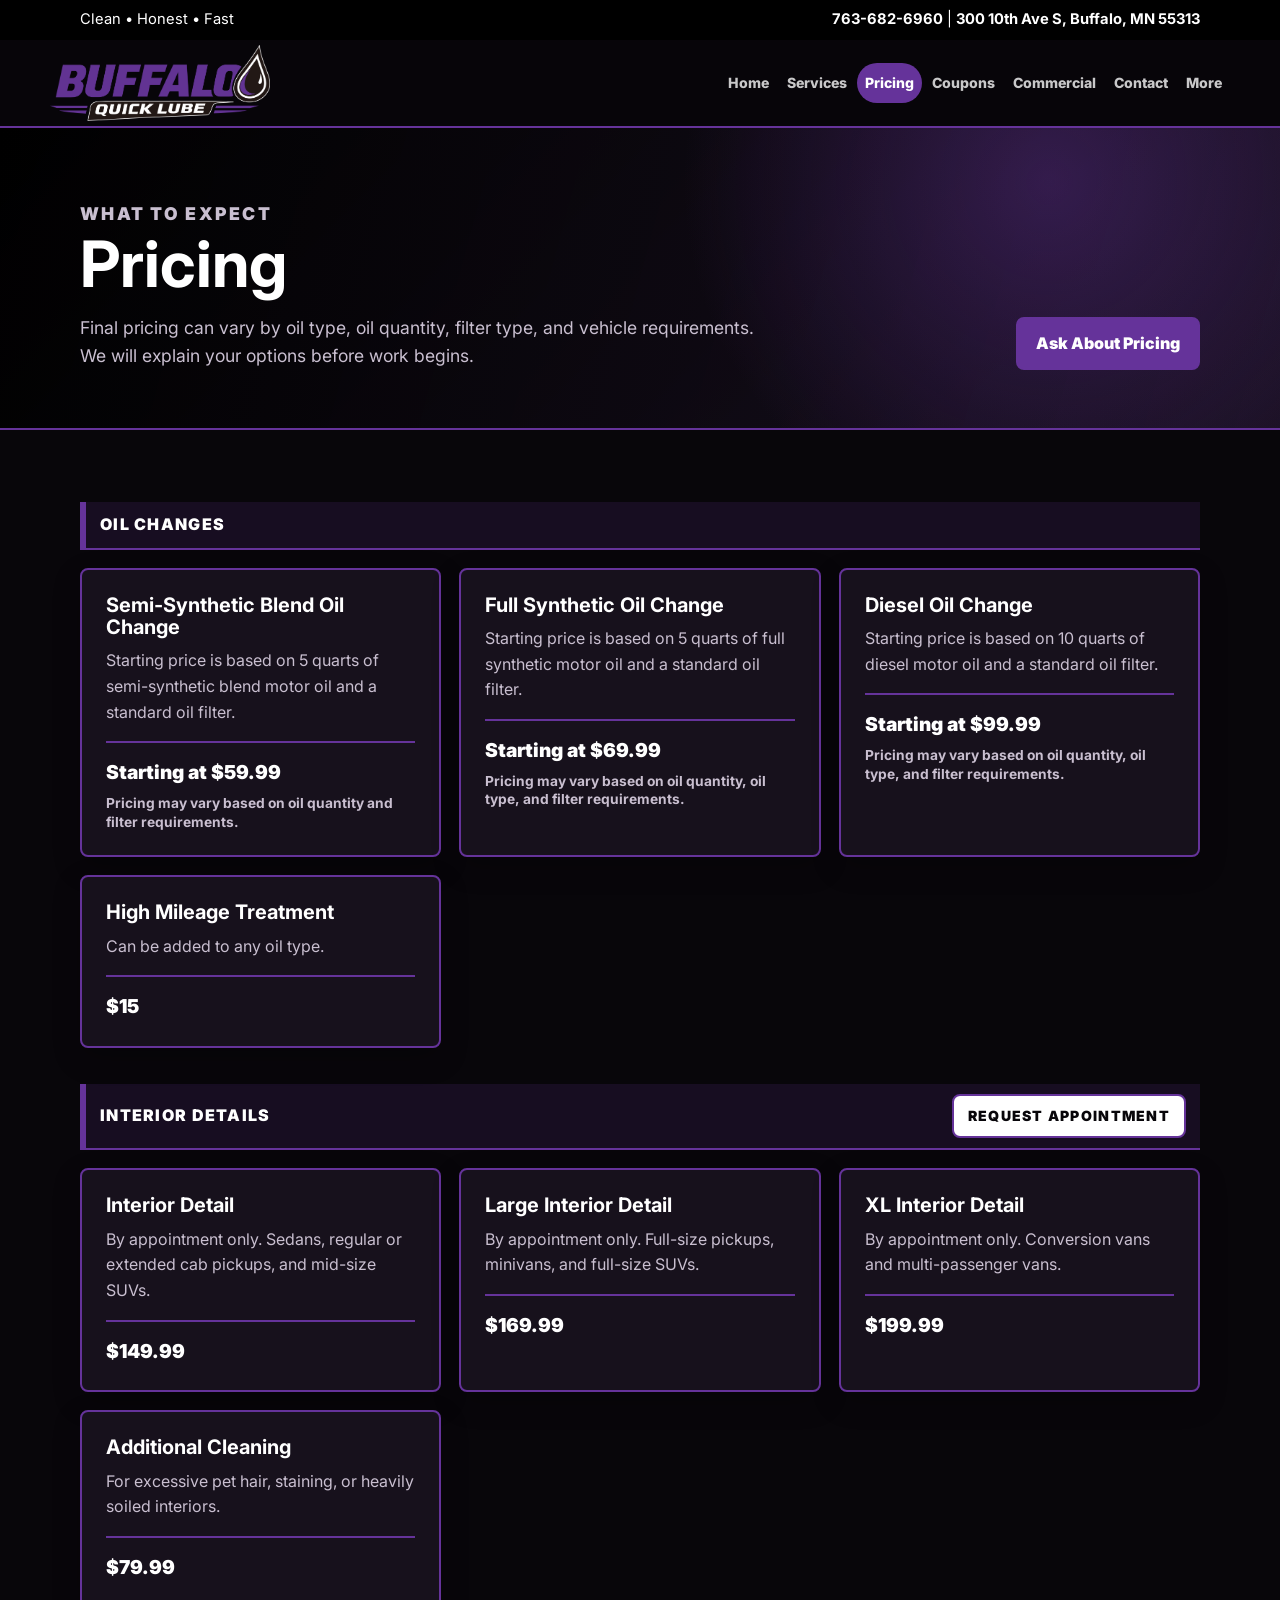
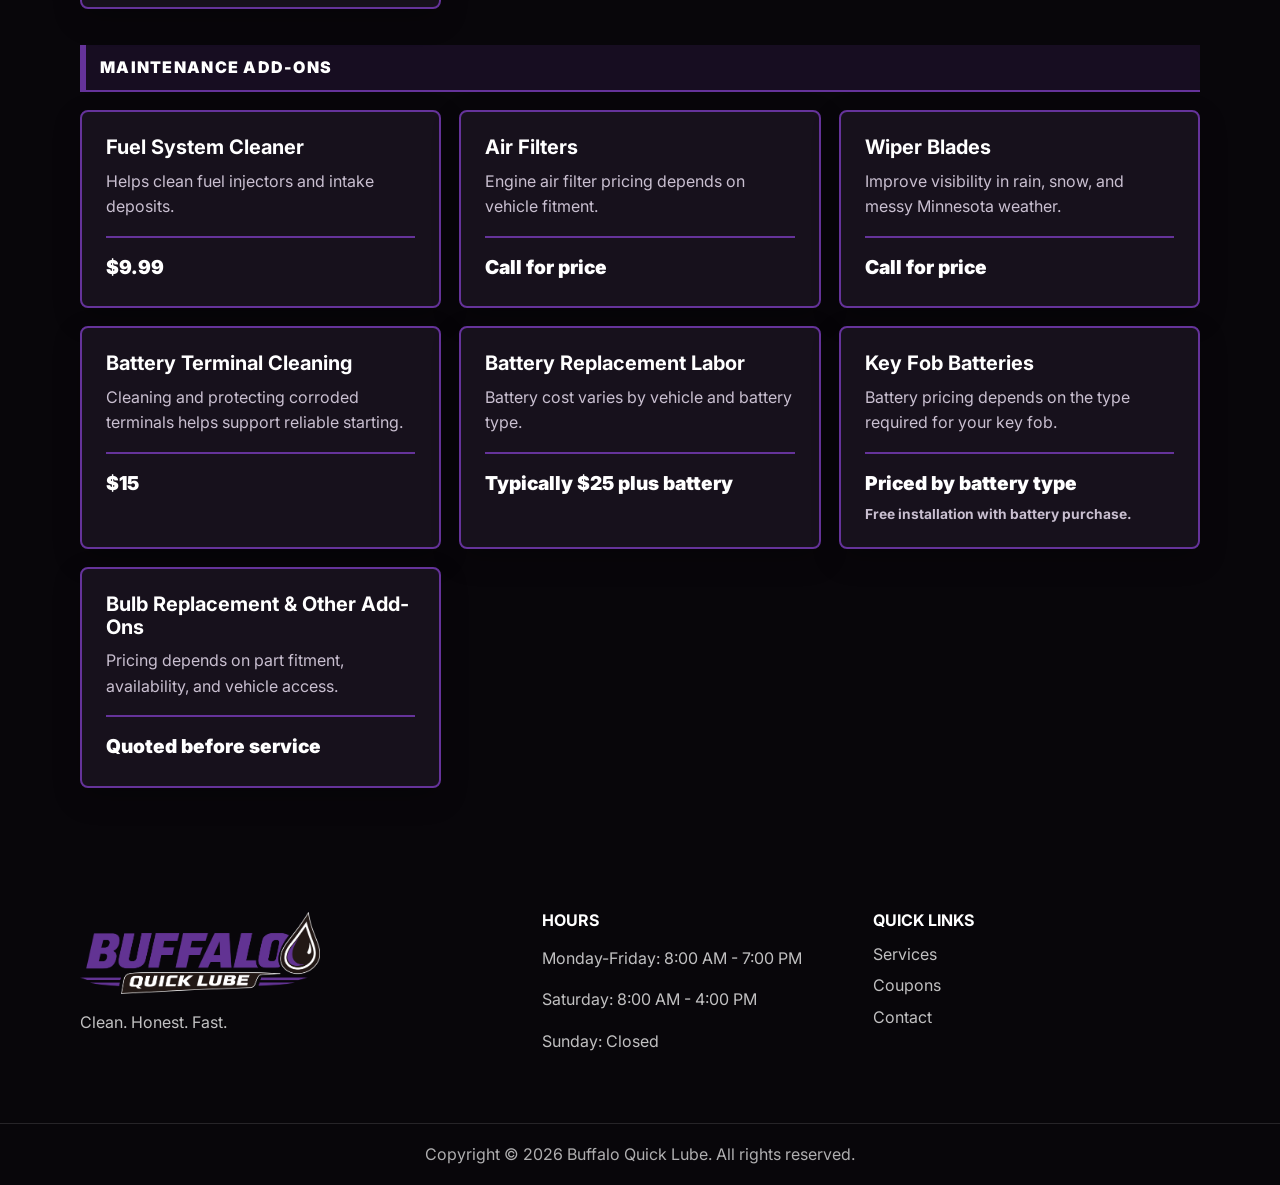
<file: pricing.html>
<!DOCTYPE html>
<html lang="en">
<head>
  <meta charset="UTF-8">
  <meta name="viewport" content="width=device-width, initial-scale=1.0">
  <meta http-equiv="Cache-Control" content="no-cache, no-store, must-revalidate">
  <meta http-equiv="Pragma" content="no-cache">
  <meta http-equiv="Expires" content="0">
  <link rel="icon" type="image/png" sizes="48x48" href="favicon-48.png">
  <link rel="icon" type="image/png" sizes="512x512" href="favicon.png">
  <link rel="apple-touch-icon" sizes="180x180" href="apple-touch-icon.png">
  <title>Pricing | Buffalo Quick Lube</title>
  <link rel="preconnect" href="https://fonts.googleapis.com">
  <link rel="preconnect" href="https://fonts.gstatic.com" crossorigin>
  <link href="https://fonts.googleapis.com/css2?family=Inter:wght@400;600;700;800;900&display=swap" rel="stylesheet">
  <link rel="stylesheet" href="style.css?v=72">
<link rel="stylesheet" href="thanksgiving.css?v=2026-1">
<script src="thanksgiving.js?v=2026-1" defer></script>
</head>
<body>
<header class="site-header">
  <div class="top-bar"><div class="top-bar-inner"><span>Clean • Honest • Fast</span><span><a href="tel:7636826960">763-682-6960</a> | <a href="https://www.google.com/maps/search/?api=1&amp;query=300+10th+Ave+S+Buffalo+MN+55313" target="_blank" rel="noreferrer">300 10th Ave S, Buffalo, MN 55313</a></span></div></div>
  <div class="nav-inner">
    <a class="brand" href="index.html"><img src="images/logo.png" alt="Buffalo Quick Lube logo"></a>
    <button class="menu-btn" onclick="toggleMenu()" aria-label="Open menu" aria-expanded="false"><span></span><span></span><span></span></button>
    <nav class="site-nav" id="navMenu">
      <a class="nav-home" href="index.html">Home</a>
      <div class="nav-dropdown services-dropdown"><a class="nav-trigger" href="services.html" aria-haspopup="true" aria-expanded="false">Services</a><div class="nav-dropdown-menu"><a class="" href="services.html">What We Do</a><a class="" href="detail-request.html">Interior Detail Scheduling</a></div></div>
      <a class="active" href="pricing.html">Pricing</a>
      <a class="" href="coupons.html">Coupons</a>
      <a class="" href="commercial.html">Commercial</a>
      <a class="" href="contact.html">Contact</a>
      <div class="nav-dropdown more-dropdown"><button class="nav-trigger nav-more-trigger" type="button" aria-haspopup="true" aria-expanded="false">More</button><div class="nav-dropdown-menu"><a class="" href="team.html">Team</a><a class="" href="careers.html">Careers</a><a class="" href="tips.html">Tips</a><a class="" href="faq.html">FAQ</a><a class="" href="social.html">Social</a></div></div>
    </nav>
  </div>
</header>
<main>
  <section class="page-hero"><div class="container"><div><p class="eyebrow">What to expect</p><h1>Pricing</h1><p>Final pricing can vary by oil type, oil quantity, filter type, and vehicle requirements. We will explain your options before work begins.</p></div><a class="btn" href="tel:7636826960">Ask About Pricing</a></div></section>
  <section class="section"><div class="container"><div class="grid">
    <div class="category-label" id="oil-changes">Oil Changes</div>
    <div class="card"><h3>Semi-Synthetic Blend Oil Change</h3><p>Starting price is based on 5 quarts of semi-synthetic blend motor oil and a standard oil filter.</p><div class="price">Starting at $59.99<small>Pricing may vary based on oil quantity and filter requirements.</small></div></div>
    <div class="card"><h3>Full Synthetic Oil Change</h3><p>Starting price is based on 5 quarts of full synthetic motor oil and a standard oil filter.</p><div class="price">Starting at $69.99<small>Pricing may vary based on oil quantity, oil type, and filter requirements.</small></div></div>
    <div class="card"><h3>Diesel Oil Change</h3><p>Starting price is based on 10 quarts of diesel motor oil and a standard oil filter.</p><div class="price">Starting at $99.99<small>Pricing may vary based on oil quantity, oil type, and filter requirements.</small></div></div>
    <div class="card"><h3>High Mileage Treatment</h3><p>Can be added to any oil type.</p><div class="price">$15</div></div>
    <div class="category-label category-label-action" id="interior-details"><span>Interior Details</span><a class="btn light small" href="detail-request.html">Request Appointment</a></div>
    <div class="card"><h3>Interior Detail</h3><p>By appointment only. Sedans, regular or extended cab pickups, and mid-size SUVs.</p><div class="price">$149.99</div></div>
    <div class="card"><h3>Large Interior Detail</h3><p>By appointment only. Full-size pickups, minivans, and full-size SUVs.</p><div class="price">$169.99</div></div>
    <div class="card"><h3>XL Interior Detail</h3><p>By appointment only. Conversion vans and multi-passenger vans.</p><div class="price">$199.99</div></div>
    <div class="card"><h3>Additional Cleaning</h3><p>For excessive pet hair, staining, or heavily soiled interiors.</p><div class="price">$79.99</div></div>
    <div class="category-label" id="maintenance-add-ons">Maintenance Add-Ons</div>
    <div class="card"><h3>Fuel System Cleaner</h3><p>Helps clean fuel injectors and intake deposits.</p><div class="price">$9.99</div></div>
    <div class="card"><h3>Air Filters</h3><p>Engine air filter pricing depends on vehicle fitment.</p><div class="price">Call for price</div></div>
    <div class="card"><h3>Wiper Blades</h3><p>Improve visibility in rain, snow, and messy Minnesota weather.</p><div class="price">Call for price</div></div>
    <div class="card"><h3>Battery Terminal Cleaning</h3><p>Cleaning and protecting corroded terminals helps support reliable starting.</p><div class="price">$15</div></div>
    <div class="card"><h3>Battery Replacement Labor</h3><p>Battery cost varies by vehicle and battery type.</p><div class="price">Typically $25 plus battery</div></div>
    <div class="card" id="key-fob-batteries"><h3>Key Fob Batteries</h3><p>Battery pricing depends on the type required for your key fob.</p><div class="price">Priced by battery type<small>Free installation with battery purchase.</small></div></div>
    <div class="card"><h3>Bulb Replacement & Other Add-Ons</h3><p>Pricing depends on part fitment, availability, and vehicle access.</p><div class="price">Quoted before service</div></div>
  </div></div></section>
</main>
<footer class="site-footer"><div class="footer-grid"><div><img src="images/logo.png" alt="Buffalo Quick Lube logo"><p>Clean. Honest. Fast.</p></div><div><h3>Hours</h3><p>Monday-Friday: 8:00 AM - 7:00 PM</p><p>Saturday: 8:00 AM - 4:00 PM</p><p>Sunday: Closed</p></div><div><h3>Quick Links</h3><a href="services.html">Services</a><a href="coupons.html">Coupons</a><a href="contact.html">Contact</a></div></div><div class="footer-bottom">Copyright &copy; 2026 Buffalo Quick Lube. All rights reserved.</div></footer>
<a class="floating-call" href="tel:7636826960">Call Now</a><script src="script.js?v=73"></script>
</body>
</html>
</file>
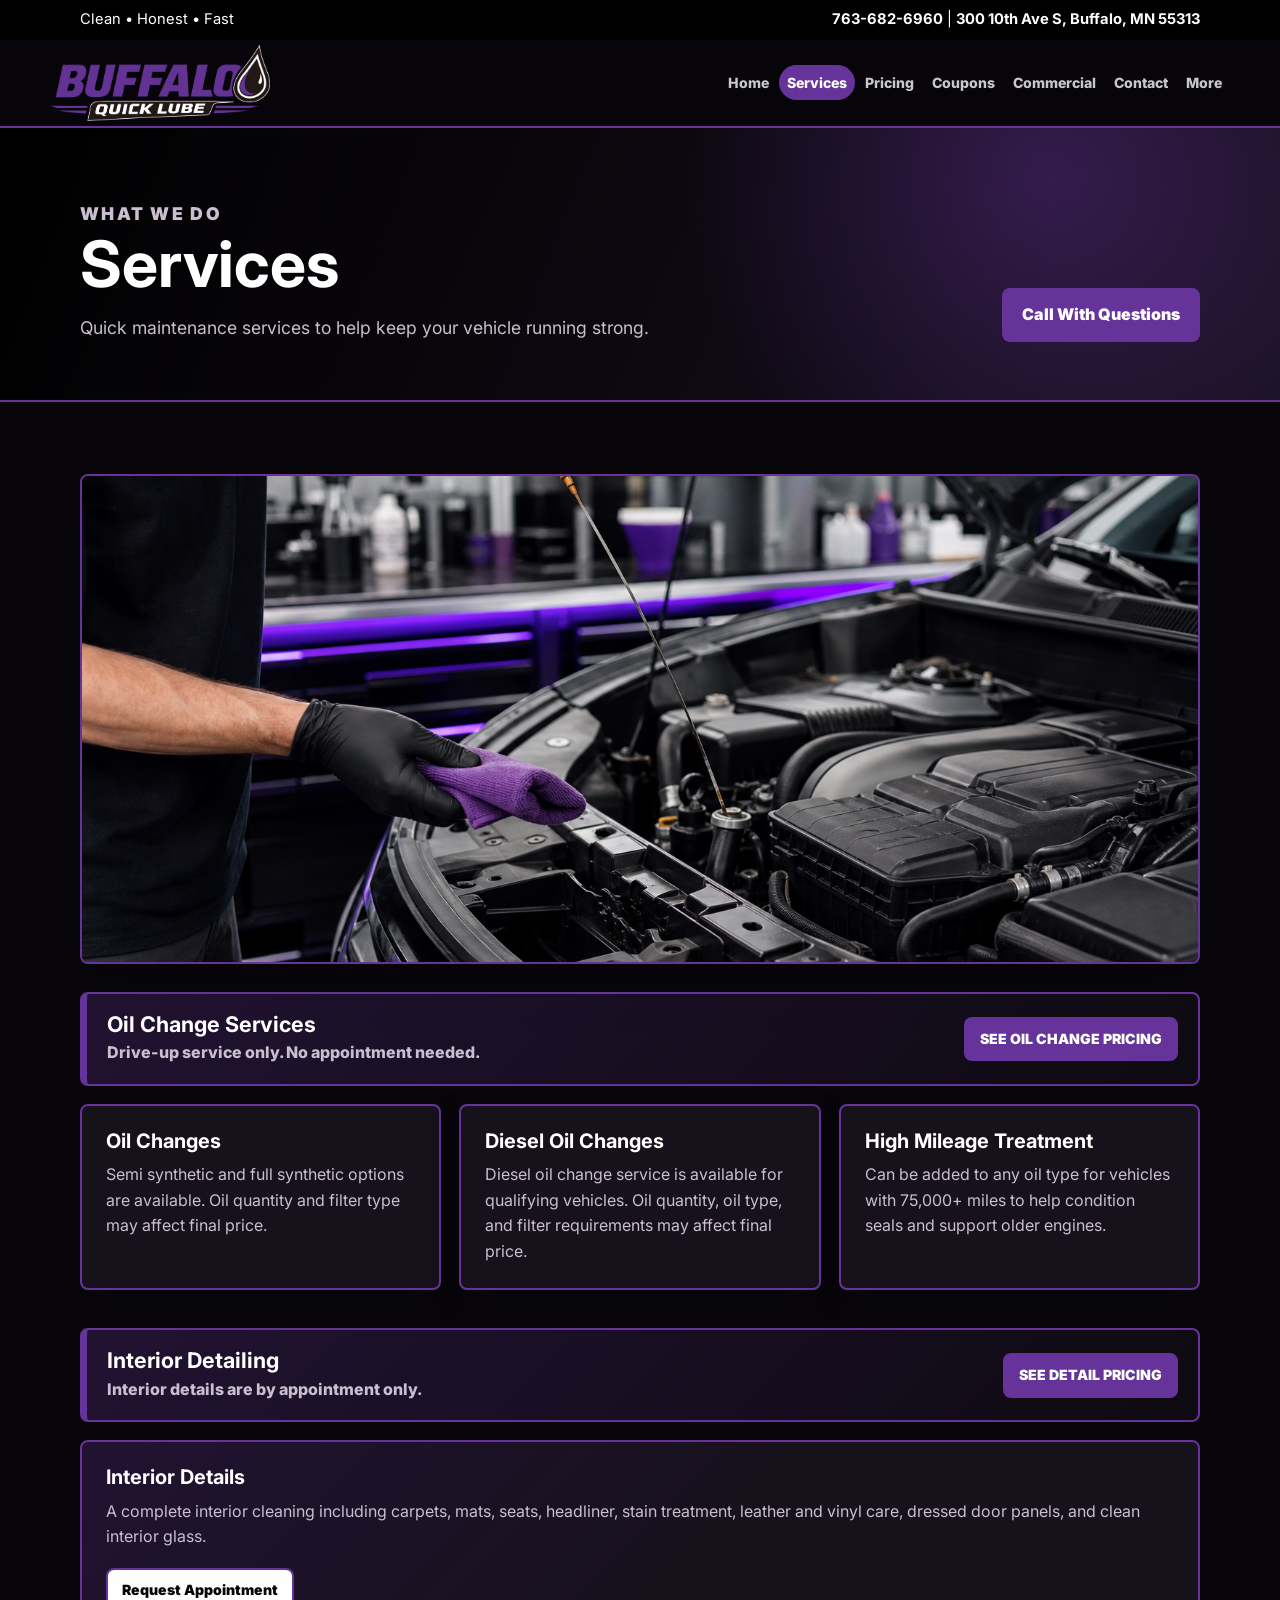
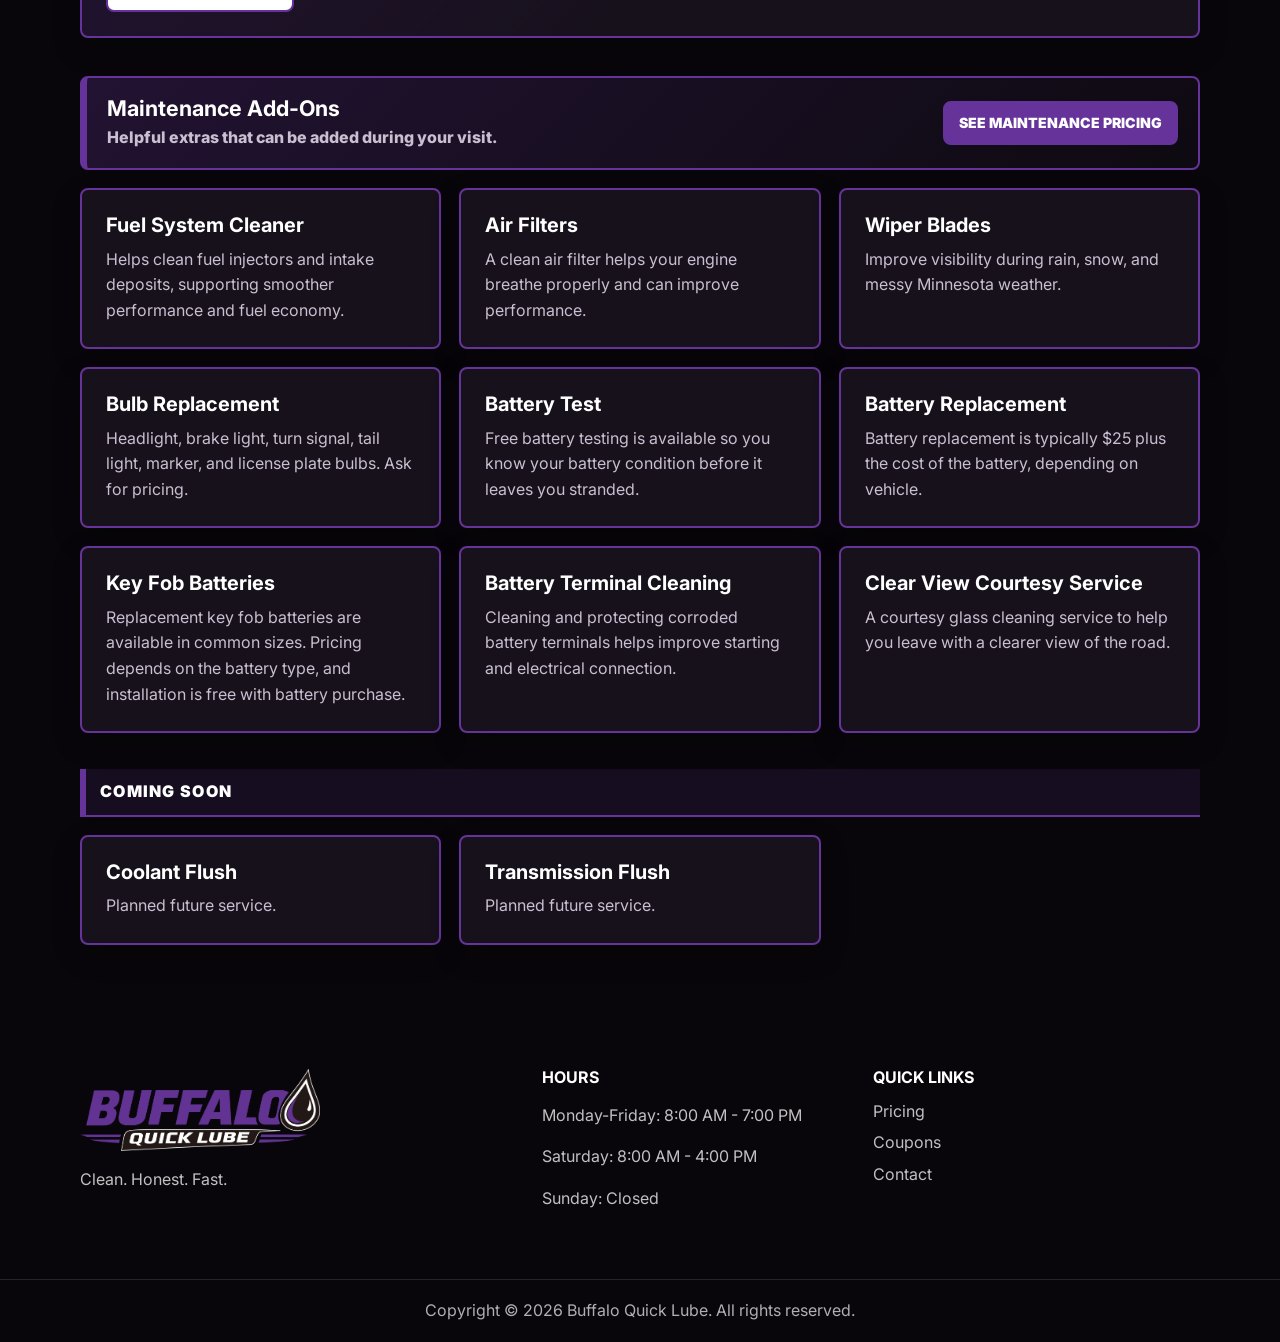
<file: services.html>
<!DOCTYPE html>
<html lang="en">
<head>
  <meta charset="UTF-8">
  <meta name="viewport" content="width=device-width, initial-scale=1.0">
  <meta http-equiv="Cache-Control" content="no-cache, no-store, must-revalidate">
  <meta http-equiv="Pragma" content="no-cache">
  <meta http-equiv="Expires" content="0">
  <link rel="icon" type="image/png" sizes="48x48" href="favicon-48.png">
  <link rel="icon" type="image/png" sizes="512x512" href="favicon.png">
  <link rel="apple-touch-icon" sizes="180x180" href="apple-touch-icon.png">
  <title>Services | Buffalo Quick Lube</title>
  <link rel="preconnect" href="https://fonts.googleapis.com">
  <link rel="preconnect" href="https://fonts.gstatic.com" crossorigin>
  <link href="https://fonts.googleapis.com/css2?family=Inter:wght@400;600;700;800;900&display=swap" rel="stylesheet">
  <link rel="stylesheet" href="style.css?v=72">
<link rel="stylesheet" href="thanksgiving.css?v=2026-1">
<script src="thanksgiving.js?v=2026-1" defer></script>
</head>
<body>
<header class="site-header">
  <div class="top-bar"><div class="top-bar-inner"><span>Clean • Honest • Fast</span><span><a href="tel:7636826960">763-682-6960</a> | <a href="https://www.google.com/maps/search/?api=1&amp;query=300+10th+Ave+S+Buffalo+MN+55313" target="_blank" rel="noreferrer">300 10th Ave S, Buffalo, MN 55313</a></span></div></div>
  <div class="nav-inner">
    <a class="brand" href="index.html"><img src="images/logo.png" alt="Buffalo Quick Lube logo"></a>
    <button class="menu-btn" onclick="toggleMenu()" aria-label="Open menu" aria-expanded="false"><span></span><span></span><span></span></button>
    <nav class="site-nav" id="navMenu">
      <a class="nav-home" href="index.html">Home</a>
      <div class="nav-dropdown services-dropdown"><a class="nav-trigger active" href="services.html" aria-haspopup="true" aria-expanded="false">Services</a><div class="nav-dropdown-menu"><a class="active" href="services.html">What We Do</a><a class="" href="detail-request.html">Interior Detail Scheduling</a></div></div>
      <a class="" href="pricing.html">Pricing</a>
      <a class="" href="coupons.html">Coupons</a>
      <a class="" href="commercial.html">Commercial</a>
      <a class="" href="contact.html">Contact</a>
      <div class="nav-dropdown more-dropdown"><button class="nav-trigger nav-more-trigger" type="button" aria-haspopup="true" aria-expanded="false">More</button><div class="nav-dropdown-menu"><a class="" href="team.html">Team</a><a class="" href="careers.html">Careers</a><a class="" href="tips.html">Tips</a><a class="" href="faq.html">FAQ</a><a class="" href="social.html">Social</a></div></div>
    </nav>
  </div>
</header>
<main>
  <section class="page-hero"><div class="container"><div><p class="eyebrow">What we do</p><h1>Services</h1><p>Quick maintenance services to help keep your vehicle running strong.</p></div><a class="btn" href="tel:7636826960">Call With Questions</a></div></section>
  <section class="section"><div class="container"><figure class="media-panel section-photo"><img src="images/service-closeup.png" alt="Technician checking engine oil during a quick lube service"></figure><div class="grid">
    <div class="service-heading">
      <div>
        <h2>Oil Change Services</h2>
        <p>Drive-up service only. No appointment needed.</p>
      </div>
      <a href="pricing.html#oil-changes">See Oil Change Pricing</a>
    </div>
    <div class="card"><h3>Oil Changes</h3><p>Semi synthetic and full synthetic options are available. Oil quantity and filter type may affect final price.</p></div>
    <div class="card"><h3>Diesel Oil Changes</h3><p>Diesel oil change service is available for qualifying vehicles. Oil quantity, oil type, and filter requirements may affect final price.</p></div>
    <div class="card"><h3>High Mileage Treatment</h3><p>Can be added to any oil type for vehicles with 75,000+ miles to help condition seals and support older engines.</p></div>

    <div class="service-heading" id="interior-detailing">
      <div>
        <h2>Interior Detailing</h2>
        <p>Interior details are by appointment only.</p>
      </div>
      <a href="pricing.html#interior-details">See Detail Pricing</a>
    </div>
    <div class="card featured-service"><h3>Interior Details</h3><p>A complete interior cleaning including carpets, mats, seats, headliner, stain treatment, leather and vinyl care, dressed door panels, and clean interior glass.</p><div class="actions"><a class="btn light small" href="detail-request.html">Request Appointment</a></div></div>

    <div class="service-heading">
      <div>
        <h2>Maintenance Add-Ons</h2>
        <p>Helpful extras that can be added during your visit.</p>
      </div>
      <a href="pricing.html#maintenance-add-ons">See Maintenance Pricing</a>
    </div>
    <div class="card"><h3>Fuel System Cleaner</h3><p>Helps clean fuel injectors and intake deposits, supporting smoother performance and fuel economy.</p></div>
    <div class="card"><h3>Air Filters</h3><p>A clean air filter helps your engine breathe properly and can improve performance.</p></div>
    <div class="card"><h3>Wiper Blades</h3><p>Improve visibility during rain, snow, and messy Minnesota weather.</p></div>
    <div class="card"><h3>Bulb Replacement</h3><p>Headlight, brake light, turn signal, tail light, marker, and license plate bulbs. Ask for pricing.</p></div>
    <div class="card"><h3>Battery Test</h3><p>Free battery testing is available so you know your battery condition before it leaves you stranded.</p></div>
    <div class="card"><h3>Battery Replacement</h3><p>Battery replacement is typically $25 plus the cost of the battery, depending on vehicle.</p></div>
    <div class="card" id="key-fob-batteries"><h3>Key Fob Batteries</h3><p>Replacement key fob batteries are available in common sizes. Pricing depends on the battery type, and installation is free with battery purchase.</p></div>
    <div class="card"><h3>Battery Terminal Cleaning</h3><p>Cleaning and protecting corroded battery terminals helps improve starting and electrical connection.</p></div>
    <div class="card"><h3>Clear View Courtesy Service</h3><p>A courtesy glass cleaning service to help you leave with a clearer view of the road.</p></div>

    <div class="category-label">Coming Soon</div>
    <div class="card"><h3>Coolant Flush</h3><p>Planned future service.</p></div>
    <div class="card"><h3>Transmission Flush</h3><p>Planned future service.</p></div>
  </div></div></section>
</main>
<footer class="site-footer"><div class="footer-grid"><div><img src="images/logo.png" alt="Buffalo Quick Lube logo"><p>Clean. Honest. Fast.</p></div><div><h3>Hours</h3><p>Monday-Friday: 8:00 AM - 7:00 PM</p><p>Saturday: 8:00 AM - 4:00 PM</p><p>Sunday: Closed</p></div><div><h3>Quick Links</h3><a href="pricing.html">Pricing</a><a href="coupons.html">Coupons</a><a href="contact.html">Contact</a></div></div><div class="footer-bottom">Copyright &copy; 2026 Buffalo Quick Lube. All rights reserved.</div></footer>
<a class="floating-call" href="tel:7636826960">Call Now</a><script src="script.js?v=73"></script>
</body>
</html>
</file>
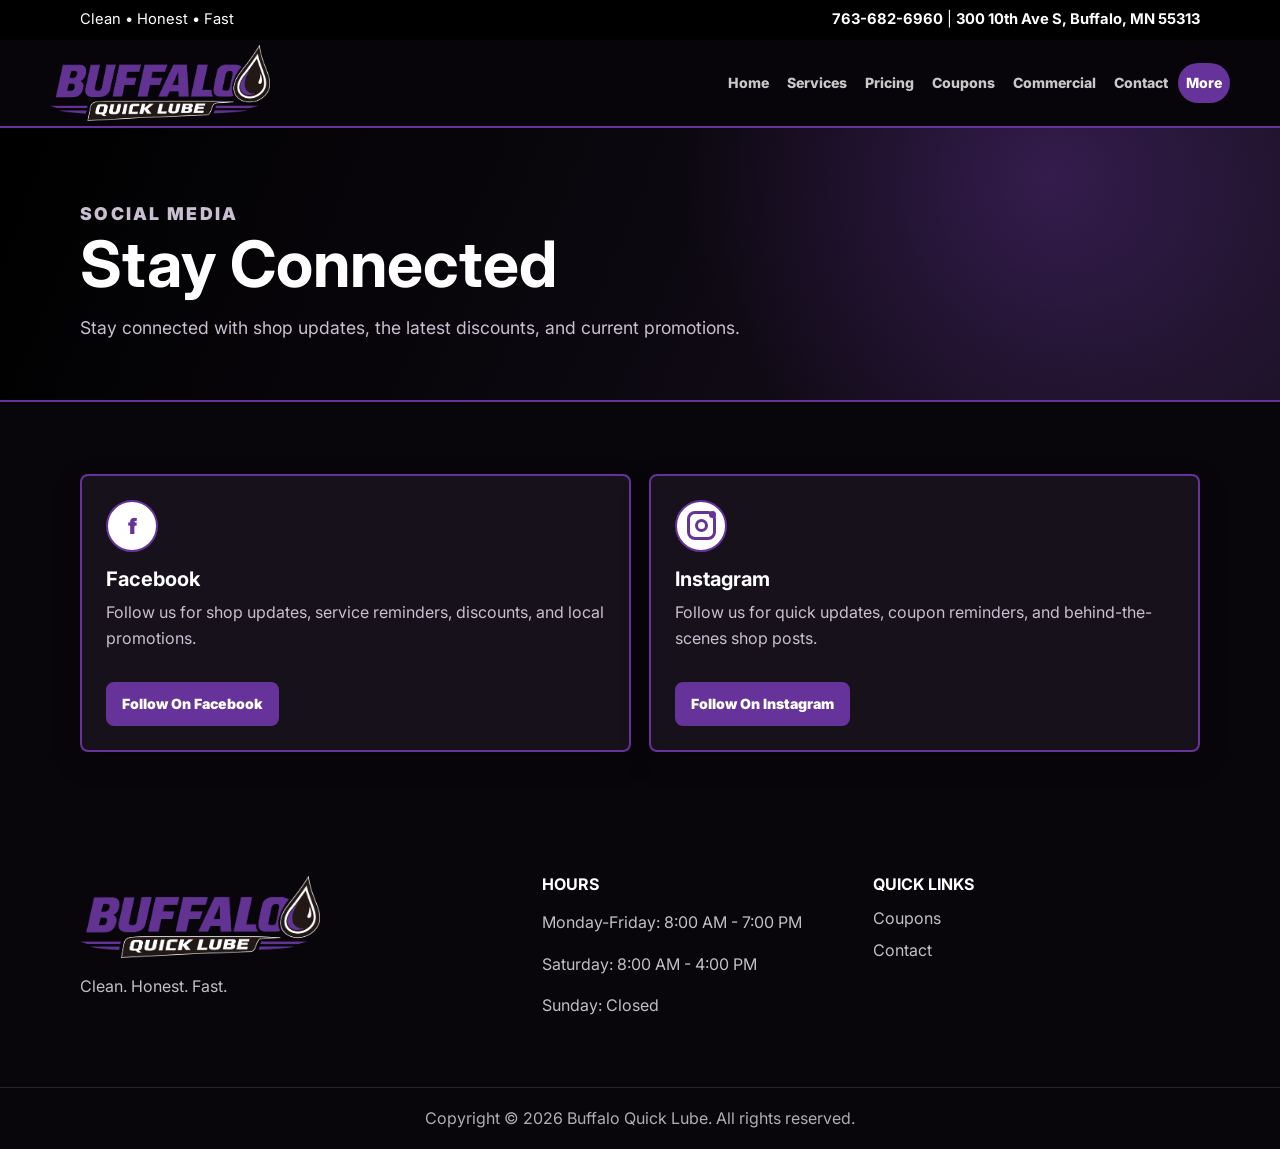
<file: social.html>
<!DOCTYPE html>
<html lang="en">
<head>
  <meta charset="UTF-8">
  <meta name="viewport" content="width=device-width, initial-scale=1.0">
  <meta http-equiv="Cache-Control" content="no-cache, no-store, must-revalidate">
  <meta http-equiv="Pragma" content="no-cache">
  <meta http-equiv="Expires" content="0">
  <link rel="icon" type="image/png" sizes="48x48" href="favicon-48.png">
  <link rel="icon" type="image/png" sizes="512x512" href="favicon.png">
  <link rel="apple-touch-icon" sizes="180x180" href="apple-touch-icon.png">
  <title>Social Media | Buffalo Quick Lube</title>
  <link rel="preconnect" href="https://fonts.googleapis.com">
  <link rel="preconnect" href="https://fonts.gstatic.com" crossorigin>
  <link href="https://fonts.googleapis.com/css2?family=Inter:wght@400;600;700;800;900&display=swap" rel="stylesheet">
  <link rel="stylesheet" href="style.css?v=72">
<link rel="stylesheet" href="thanksgiving.css?v=2026-1">
<script src="thanksgiving.js?v=2026-1" defer></script>
</head>
<body>
<header class="site-header">
  <div class="top-bar"><div class="top-bar-inner"><span>Clean • Honest • Fast</span><span><a href="tel:7636826960">763-682-6960</a> | <a href="https://www.google.com/maps/search/?api=1&amp;query=300+10th+Ave+S+Buffalo+MN+55313" target="_blank" rel="noreferrer">300 10th Ave S, Buffalo, MN 55313</a></span></div></div>
  <div class="nav-inner">
    <a class="brand" href="index.html"><img src="images/logo.png" alt="Buffalo Quick Lube logo"></a>
    <button class="menu-btn" onclick="toggleMenu()" aria-label="Open menu" aria-expanded="false"><span></span><span></span><span></span></button>
    <nav class="site-nav" id="navMenu">
      <a class="nav-home" href="index.html">Home</a>
      <div class="nav-dropdown services-dropdown"><a class="nav-trigger" href="services.html" aria-haspopup="true" aria-expanded="false">Services</a><div class="nav-dropdown-menu"><a class="" href="services.html">What We Do</a><a class="" href="detail-request.html">Interior Detail Scheduling</a></div></div>
      <a class="" href="pricing.html">Pricing</a>
      <a class="" href="coupons.html">Coupons</a>
      <a class="" href="commercial.html">Commercial</a>
      <a class="" href="contact.html">Contact</a>
      <div class="nav-dropdown more-dropdown"><button class="nav-trigger nav-more-trigger active" type="button" aria-haspopup="true" aria-expanded="false">More</button><div class="nav-dropdown-menu"><a class="" href="team.html">Team</a><a class="" href="careers.html">Careers</a><a class="" href="tips.html">Tips</a><a class="" href="faq.html">FAQ</a><a class="active" href="social.html">Social</a></div></div>
    </nav>
  </div>
</header>
<main>
  <section class="page-hero"><div class="container"><div><p class="eyebrow">Social media</p><h1>Stay Connected</h1><p>Stay connected with shop updates, the latest discounts, and current promotions.</p></div></div></section>
  <section class="section"><div class="container"><div class="grid two">
    <div class="card"><div class="social-badge">f</div><h3>Facebook</h3><p>Follow us for shop updates, service reminders, discounts, and local promotions.</p><div class="actions"><a class="btn small" href="https://www.facebook.com/profile.php?id=61590738662134" target="_blank" rel="noopener noreferrer">Follow On Facebook</a></div></div>
    <div class="card"><div class="social-badge instagram-badge" aria-label="Instagram"></div><h3>Instagram</h3><p>Follow us for quick updates, coupon reminders, and behind-the-scenes shop posts.</p><div class="actions"><a class="btn small" href="https://www.instagram.com/buffaloquicklube/" target="_blank" rel="noopener noreferrer">Follow On Instagram</a></div></div>
  </div></div></section>
</main>
<footer class="site-footer"><div class="footer-grid"><div><img src="images/logo.png" alt="Buffalo Quick Lube logo"><p>Clean. Honest. Fast.</p></div><div><h3>Hours</h3><p>Monday-Friday: 8:00 AM - 7:00 PM</p><p>Saturday: 8:00 AM - 4:00 PM</p><p>Sunday: Closed</p></div><div><h3>Quick Links</h3><a href="coupons.html">Coupons</a><a href="contact.html">Contact</a></div></div><div class="footer-bottom">Copyright &copy; 2026 Buffalo Quick Lube. All rights reserved.</div></footer>
<a class="floating-call" href="tel:7636826960">Call Now</a><script src="script.js?v=73"></script>
</body>
</html>
</file>
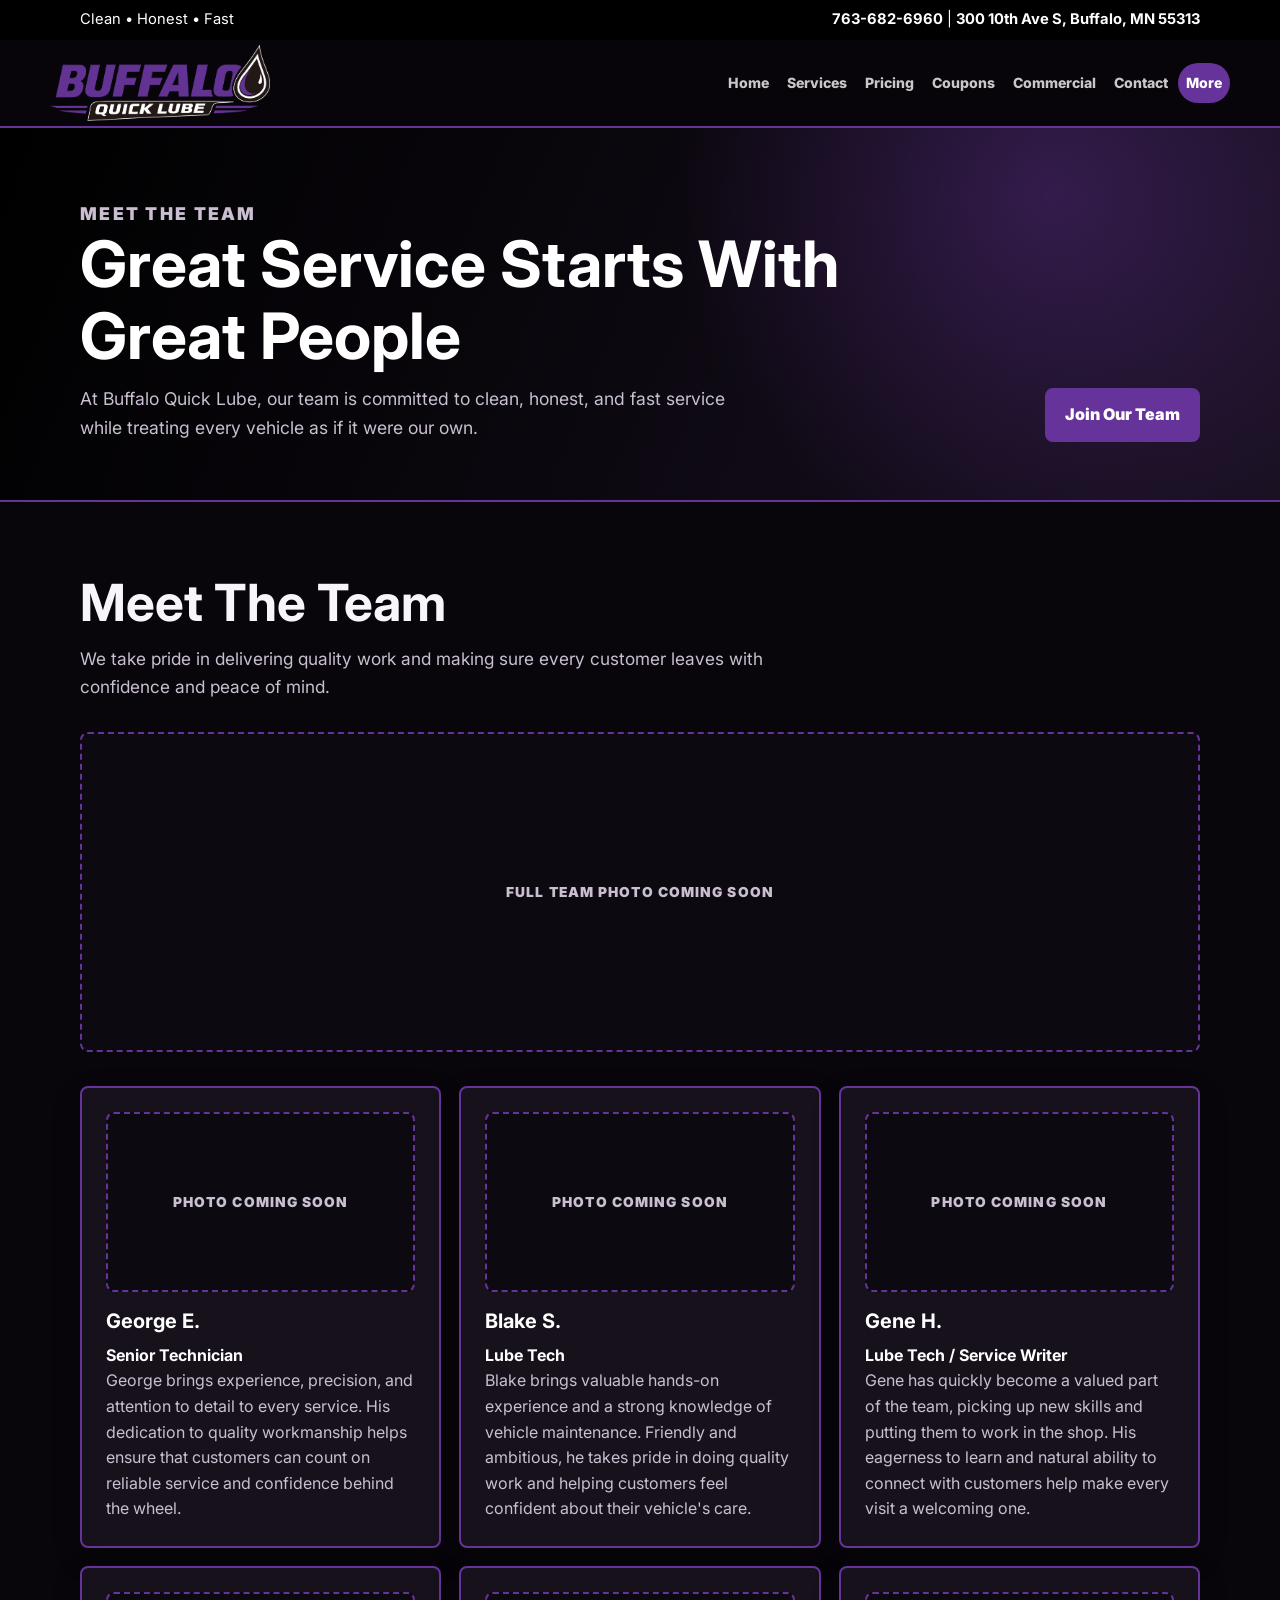
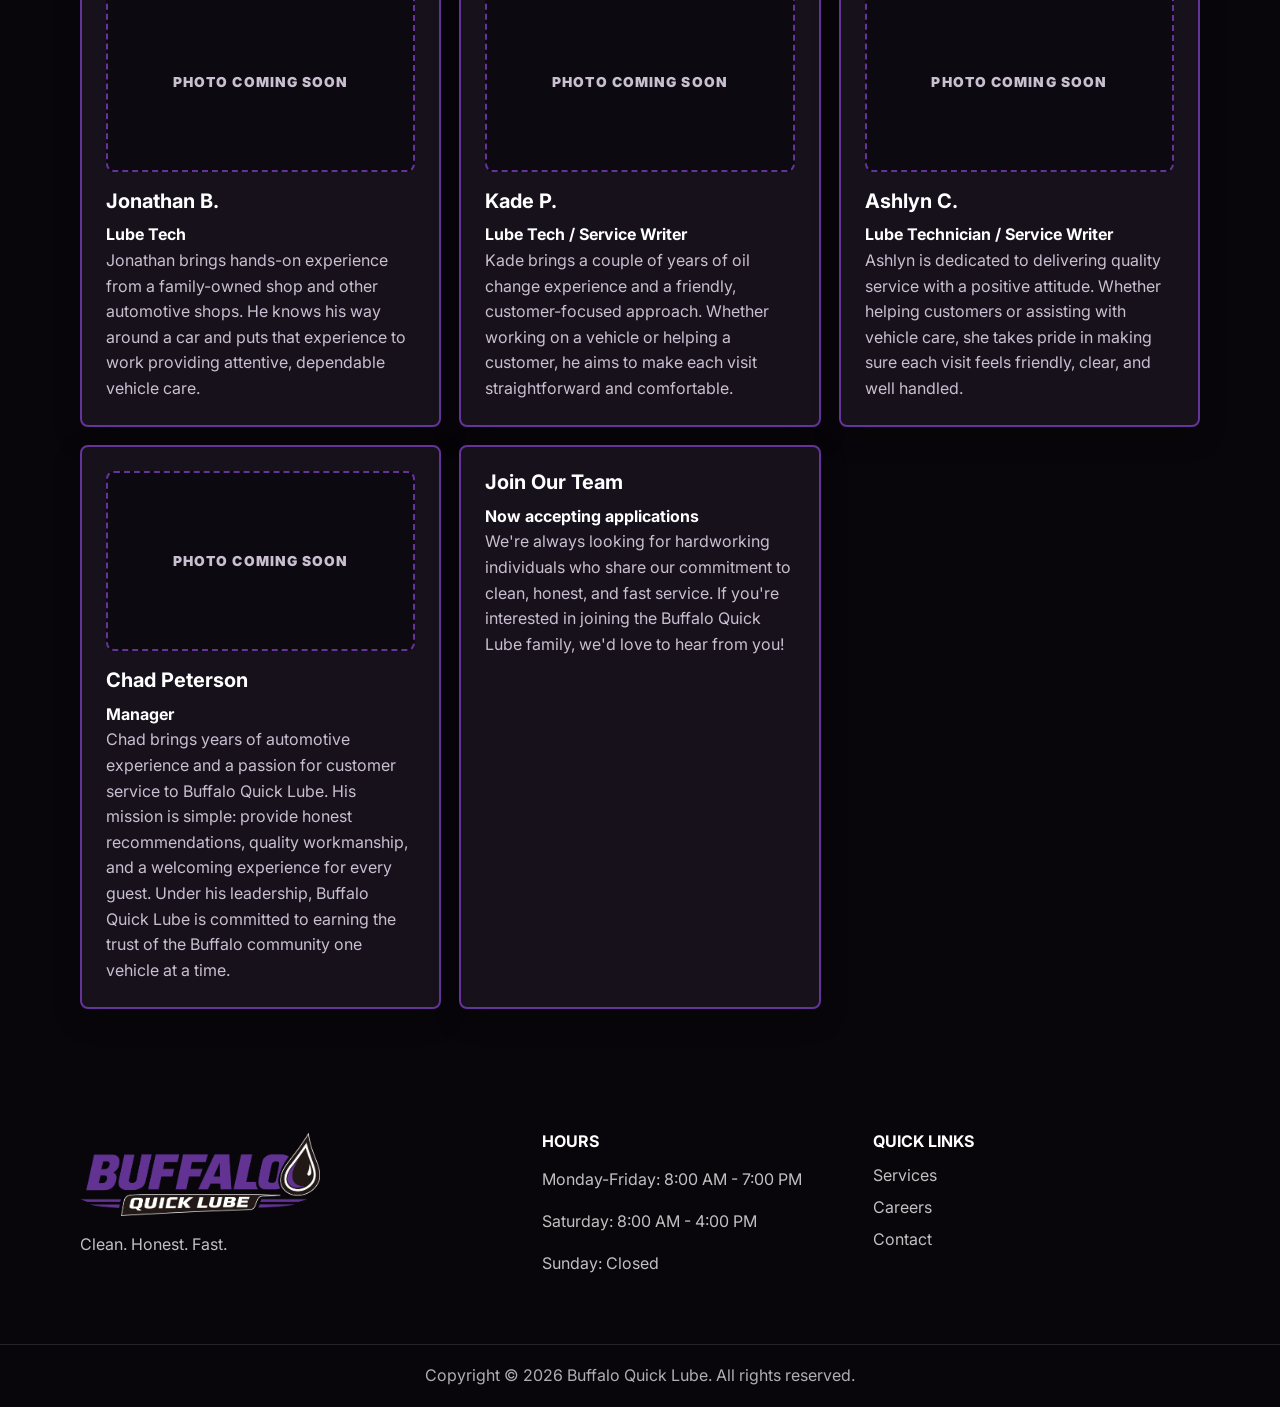
<file: team.html>
<!DOCTYPE html>
<html lang="en">
<head>
  <meta charset="UTF-8">
  <meta name="viewport" content="width=device-width, initial-scale=1.0">
  <meta http-equiv="Cache-Control" content="no-cache, no-store, must-revalidate">
  <meta http-equiv="Pragma" content="no-cache">
  <meta http-equiv="Expires" content="0">
  <link rel="icon" type="image/png" sizes="48x48" href="favicon-48.png">
  <link rel="icon" type="image/png" sizes="512x512" href="favicon.png">
  <link rel="apple-touch-icon" sizes="180x180" href="apple-touch-icon.png">
  <title>Meet The Team | Buffalo Quick Lube</title>
  <link rel="preconnect" href="https://fonts.googleapis.com">
  <link rel="preconnect" href="https://fonts.gstatic.com" crossorigin>
  <link href="https://fonts.googleapis.com/css2?family=Inter:wght@400;600;700;800;900&display=swap" rel="stylesheet">
  <link rel="stylesheet" href="style.css?v=72">
<link rel="stylesheet" href="thanksgiving.css?v=2026-1">
<script src="thanksgiving.js?v=2026-1" defer></script>
</head>
<body>
<header class="site-header">
  <div class="top-bar"><div class="top-bar-inner"><span>Clean • Honest • Fast</span><span><a href="tel:7636826960">763-682-6960</a> | <a href="https://www.google.com/maps/search/?api=1&amp;query=300+10th+Ave+S+Buffalo+MN+55313" target="_blank" rel="noreferrer">300 10th Ave S, Buffalo, MN 55313</a></span></div></div>
  <div class="nav-inner">
    <a class="brand" href="index.html"><img src="images/logo.png" alt="Buffalo Quick Lube logo"></a>
    <button class="menu-btn" onclick="toggleMenu()" aria-label="Open menu" aria-expanded="false"><span></span><span></span><span></span></button>
    <nav class="site-nav" id="navMenu">
      <a class="nav-home" href="index.html">Home</a>
      <div class="nav-dropdown services-dropdown"><a class="nav-trigger" href="services.html" aria-haspopup="true" aria-expanded="false">Services</a><div class="nav-dropdown-menu"><a class="" href="services.html">What We Do</a><a class="" href="detail-request.html">Interior Detail Scheduling</a></div></div>
      <a class="" href="pricing.html">Pricing</a>
      <a class="" href="coupons.html">Coupons</a>
      <a class="" href="commercial.html">Commercial</a>
      <a class="" href="contact.html">Contact</a>
      <div class="nav-dropdown more-dropdown"><button class="nav-trigger nav-more-trigger active" type="button" aria-haspopup="true" aria-expanded="false">More</button><div class="nav-dropdown-menu"><a class="active" href="team.html">Team</a><a class="" href="careers.html">Careers</a><a class="" href="tips.html">Tips</a><a class="" href="faq.html">FAQ</a><a class="" href="social.html">Social</a></div></div>
    </nav>
  </div>
</header>
<main>
  <section class="page-hero"><div class="container"><div><p class="eyebrow">Meet the team</p><h1>Great Service Starts With Great People</h1><p>At Buffalo Quick Lube, our team is committed to clean, honest, and fast service while treating every vehicle as if it were our own.</p></div><a class="btn" href="careers.html">Join Our Team</a></div></section>
  <section class="section"><div class="container">
    <div class="section-head">
      <h2>Meet The Team</h2>
      <p>We take pride in delivering quality work and making sure every customer leaves with confidence and peace of mind.</p>
    </div>
    <div class="photo-placeholder group-photo">Full team photo coming soon</div>
    <div class="grid">
      <div class="card"><div class="photo-placeholder">Photo coming soon</div><h3>George E.</h3><p><strong>Senior Technician</strong><br>George brings experience, precision, and attention to detail to every service. His dedication to quality workmanship helps ensure that customers can count on reliable service and confidence behind the wheel.</p></div>
      <div class="card"><div class="photo-placeholder">Photo coming soon</div><h3>Blake S.</h3><p><strong>Lube Tech</strong><br>Blake brings valuable hands-on experience and a strong knowledge of vehicle maintenance. Friendly and ambitious, he takes pride in doing quality work and helping customers feel confident about their vehicle's care.</p></div>
      <div class="card"><div class="photo-placeholder">Photo coming soon</div><h3>Gene H.</h3><p><strong>Lube Tech / Service Writer</strong><br>Gene has quickly become a valued part of the team, picking up new skills and putting them to work in the shop. His eagerness to learn and natural ability to connect with customers help make every visit a welcoming one.</p></div>
      <div class="card"><div class="photo-placeholder">Photo coming soon</div><h3>Jonathan B.</h3><p><strong>Lube Tech</strong><br>Jonathan brings hands-on experience from a family-owned shop and other automotive shops. He knows his way around a car and puts that experience to work providing attentive, dependable vehicle care.</p></div>
      <div class="card"><div class="photo-placeholder">Photo coming soon</div><h3>Kade P.</h3><p><strong>Lube Tech / Service Writer</strong><br>Kade brings a couple of years of oil change experience and a friendly, customer-focused approach. Whether working on a vehicle or helping a customer, he aims to make each visit straightforward and comfortable.</p></div>
      <div class="card"><div class="photo-placeholder">Photo coming soon</div><h3>Ashlyn C.</h3><p><strong>Lube Technician / Service Writer</strong><br>Ashlyn is dedicated to delivering quality service with a positive attitude. Whether helping customers or assisting with vehicle care, she takes pride in making sure each visit feels friendly, clear, and well handled.</p></div>
      <div class="card"><div class="photo-placeholder">Photo coming soon</div><h3>Chad Peterson</h3><p><strong>Manager</strong><br>Chad brings years of automotive experience and a passion for customer service to Buffalo Quick Lube. His mission is simple: provide honest recommendations, quality workmanship, and a welcoming experience for every guest. Under his leadership, Buffalo Quick Lube is committed to earning the trust of the Buffalo community one vehicle at a time.</p></div>
      <div class="card"><h3>Join Our Team</h3><p><strong>Now accepting applications</strong><br>We're always looking for hardworking individuals who share our commitment to clean, honest, and fast service. If you're interested in joining the Buffalo Quick Lube family, we'd love to hear from you!</p></div>
    </div>
  </div></section>
</main>
<footer class="site-footer"><div class="footer-grid"><div><img src="images/logo.png" alt="Buffalo Quick Lube logo"><p>Clean. Honest. Fast.</p></div><div><h3>Hours</h3><p>Monday-Friday: 8:00 AM - 7:00 PM</p><p>Saturday: 8:00 AM - 4:00 PM</p><p>Sunday: Closed</p></div><div><h3>Quick Links</h3><a href="services.html">Services</a><a href="careers.html">Careers</a><a href="contact.html">Contact</a></div></div><div class="footer-bottom">Copyright &copy; 2026 Buffalo Quick Lube. All rights reserved.</div></footer>
<a class="floating-call" href="tel:7636826960">Call Now</a><script src="script.js?v=73"></script>
</body>
</html>
</file>
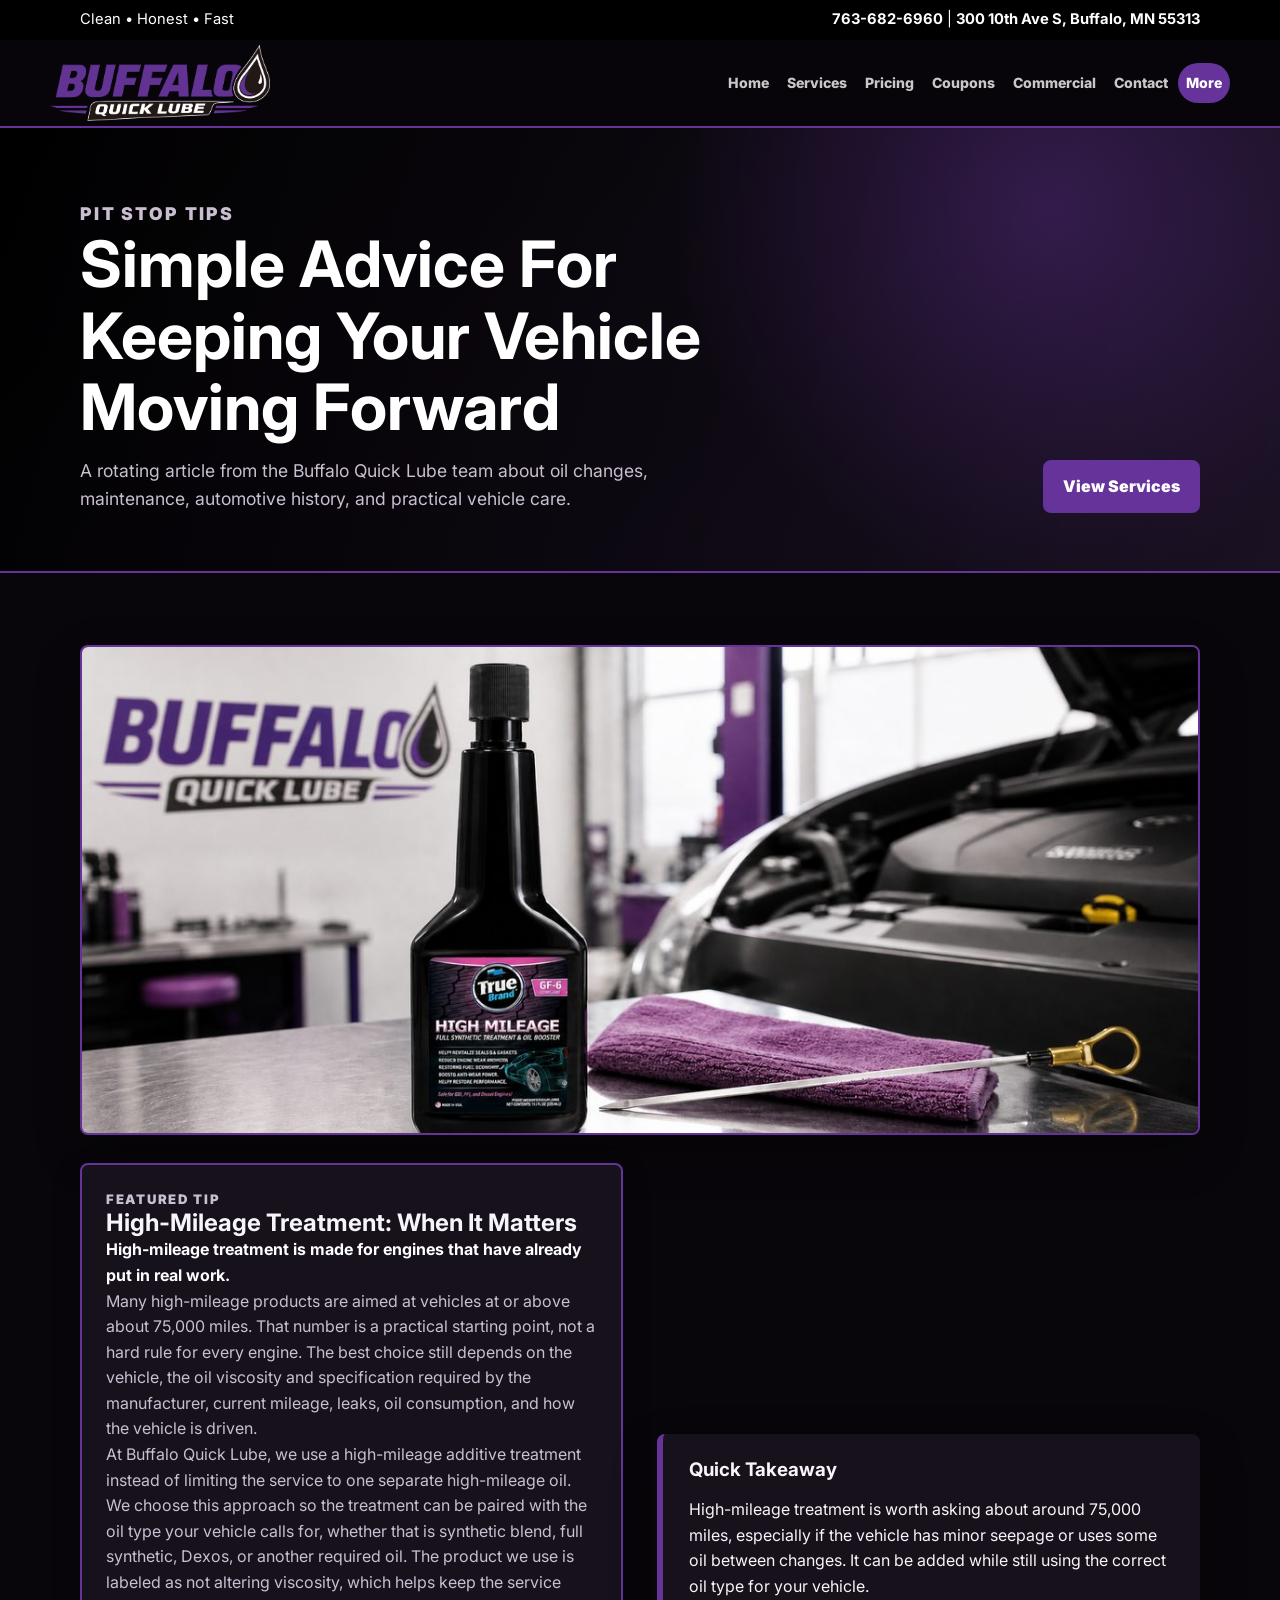
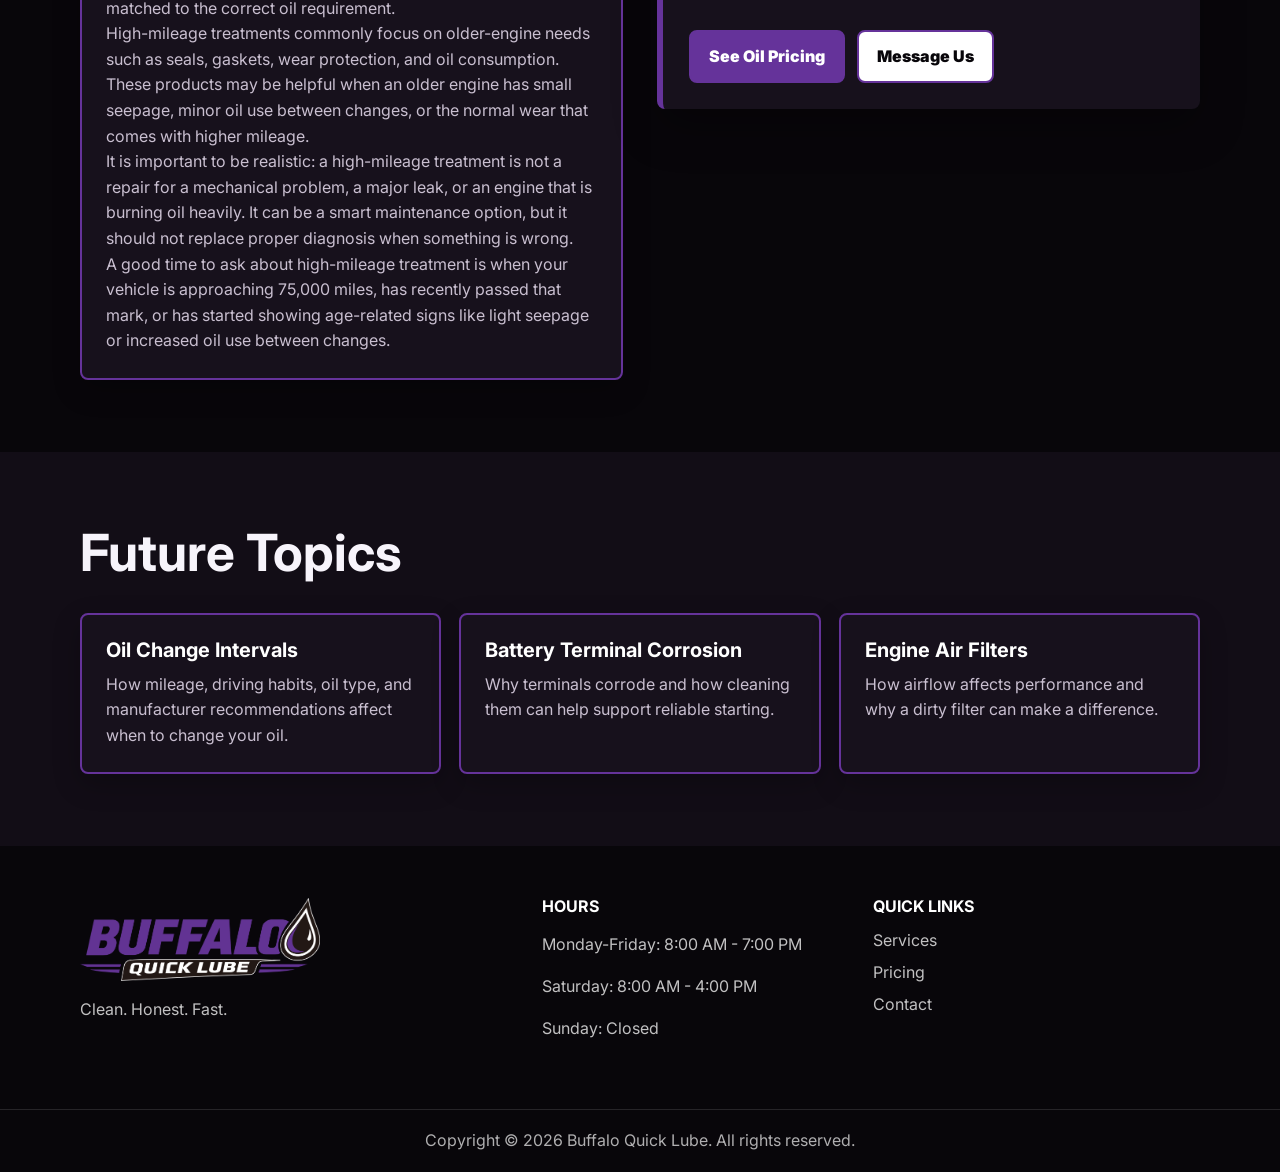
<file: tips.html>
<!DOCTYPE html>
<html lang="en">
<head>
  <meta charset="UTF-8">
  <meta name="viewport" content="width=device-width, initial-scale=1.0">
  <meta http-equiv="Cache-Control" content="no-cache, no-store, must-revalidate">
  <meta http-equiv="Pragma" content="no-cache">
  <meta http-equiv="Expires" content="0">
  <link rel="icon" type="image/png" sizes="48x48" href="favicon-48.png">
  <link rel="icon" type="image/png" sizes="512x512" href="favicon.png">
  <link rel="apple-touch-icon" sizes="180x180" href="apple-touch-icon.png">
  <title>Pit Stop Tips | Buffalo Quick Lube</title>
  <link rel="preconnect" href="https://fonts.googleapis.com">
  <link rel="preconnect" href="https://fonts.gstatic.com" crossorigin>
  <link href="https://fonts.googleapis.com/css2?family=Inter:wght@400;600;700;800;900&display=swap" rel="stylesheet">
  <link rel="stylesheet" href="style.css?v=72">
<link rel="stylesheet" href="thanksgiving.css?v=2026-1">
<script src="thanksgiving.js?v=2026-1" defer></script>
</head>
<body>
<header class="site-header">
  <div class="top-bar"><div class="top-bar-inner"><span>Clean • Honest • Fast</span><span><a href="tel:7636826960">763-682-6960</a> | <a href="https://www.google.com/maps/search/?api=1&amp;query=300+10th+Ave+S+Buffalo+MN+55313" target="_blank" rel="noreferrer">300 10th Ave S, Buffalo, MN 55313</a></span></div></div>
  <div class="nav-inner">
    <a class="brand" href="index.html"><img src="images/logo.png" alt="Buffalo Quick Lube logo"></a>
    <button class="menu-btn" onclick="toggleMenu()" aria-label="Open menu" aria-expanded="false"><span></span><span></span><span></span></button>
    <nav class="site-nav" id="navMenu">
      <a class="nav-home" href="index.html">Home</a>
      <div class="nav-dropdown services-dropdown"><a class="nav-trigger" href="services.html" aria-haspopup="true" aria-expanded="false">Services</a><div class="nav-dropdown-menu"><a class="" href="services.html">What We Do</a><a class="" href="detail-request.html">Interior Detail Scheduling</a></div></div>
      <a class="" href="pricing.html">Pricing</a>
      <a class="" href="coupons.html">Coupons</a>
      <a class="" href="commercial.html">Commercial</a>
      <a class="" href="contact.html">Contact</a>
      <div class="nav-dropdown more-dropdown"><button class="nav-trigger nav-more-trigger active" type="button" aria-haspopup="true" aria-expanded="false">More</button><div class="nav-dropdown-menu"><a class="" href="team.html">Team</a><a class="" href="careers.html">Careers</a><a class="active" href="tips.html">Tips</a><a class="" href="faq.html">FAQ</a><a class="" href="social.html">Social</a></div></div>
    </nav>
  </div>
</header>
<main>
  <section class="page-hero"><div class="container"><div><p class="eyebrow">Pit Stop Tips</p><h1>Simple Advice For Keeping Your Vehicle Moving Forward</h1><p>A rotating article from the Buffalo Quick Lube team about oil changes, maintenance, automotive history, and practical vehicle care.</p></div><a class="btn" href="services.html">View Services</a></div></section>

  <section class="section"><div class="container">
    <figure class="media-panel section-photo tips-photo">
      <img src="[data-uri]" alt="True Brand high-mileage treatment bottle with Buffalo Quick Lube logo in the service bay">
    </figure>

    <div class="split">
    <article class="card">
      <p class="eyebrow">Featured Tip</p>
      <h2>High-Mileage Treatment: When It Matters</h2>
      <p><strong>High-mileage treatment is made for engines that have already put in real work.</strong></p>
      <p>Many high-mileage products are aimed at vehicles at or above about 75,000 miles. That number is a practical starting point, not a hard rule for every engine. The best choice still depends on the vehicle, the oil viscosity and specification required by the manufacturer, current mileage, leaks, oil consumption, and how the vehicle is driven.</p>
      <p>At Buffalo Quick Lube, we use a high-mileage additive treatment instead of limiting the service to one separate high-mileage oil. We choose this approach so the treatment can be paired with the oil type your vehicle calls for, whether that is synthetic blend, full synthetic, Dexos, or another required oil. The product we use is labeled as not altering viscosity, which helps keep the service matched to the correct oil requirement.</p>
      <p>High-mileage treatments commonly focus on older-engine needs such as seals, gaskets, wear protection, and oil consumption. These products may be helpful when an older engine has small seepage, minor oil use between changes, or the normal wear that comes with higher mileage.</p>
      <p>It is important to be realistic: a high-mileage treatment is not a repair for a mechanical problem, a major leak, or an engine that is burning oil heavily. It can be a smart maintenance option, but it should not replace proper diagnosis when something is wrong.</p>
      <p>A good time to ask about high-mileage treatment is when your vehicle is approaching 75,000 miles, has recently passed that mark, or has started showing age-related signs like light seepage or increased oil use between changes.</p>
    </article>

    <aside class="callout">
      <h3>Quick Takeaway</h3>
      <p>High-mileage treatment is worth asking about around 75,000 miles, especially if the vehicle has minor seepage or uses some oil between changes. It can be added while still using the correct oil type for your vehicle.</p>
      <div class="actions"><a class="btn" href="pricing.html">See Oil Pricing</a><a class="btn light" href="contact.html">Message Us</a></div>
    </aside>
    </div>
  </div></section>

  <section class="section soft"><div class="container">
    <div class="section-head"><h2>Future Topics</h2></div>
    <div class="grid">
      <div class="card"><h3>Oil Change Intervals</h3><p>How mileage, driving habits, oil type, and manufacturer recommendations affect when to change your oil.</p></div>
      <div class="card"><h3>Battery Terminal Corrosion</h3><p>Why terminals corrode and how cleaning them can help support reliable starting.</p></div>
      <div class="card"><h3>Engine Air Filters</h3><p>How airflow affects performance and why a dirty filter can make a difference.</p></div>
    </div>
  </div></section>
</main>
<footer class="site-footer"><div class="footer-grid"><div><img src="images/logo.png" alt="Buffalo Quick Lube logo"><p>Clean. Honest. Fast.</p></div><div><h3>Hours</h3><p>Monday-Friday: 8:00 AM - 7:00 PM</p><p>Saturday: 8:00 AM - 4:00 PM</p><p>Sunday: Closed</p></div><div><h3>Quick Links</h3><a href="services.html">Services</a><a href="pricing.html">Pricing</a><a href="contact.html">Contact</a></div></div><div class="footer-bottom">Copyright &copy; 2026 Buffalo Quick Lube. All rights reserved.</div></footer>
<a class="floating-call" href="tel:7636826960">Call Now</a><script src="script.js?v=73"></script>
</body>
</html>
</file>
<file: style.css>
:root {
  --ink: #08060a;
  --charcoal: #17111c;
  --purple: #65339a;
  --purple-dark: #7c44ba;
  --paper: #ffffff;
  --soft: #120d16;
  --line: #65339a;
  --muted: #c9bfd0;
  --radius: 8px;
  --shadow: 0 18px 45px rgba(0, 0, 0, 0.3);
}

* {
  box-sizing: border-box;
}

html {
  scroll-behavior: smooth;
  scroll-padding-top: 120px;
}

body {
  margin: 0;
  color: #f7f4fb;
  background: var(--ink);
  font-family: Inter, "Segoe UI", Arial, sans-serif;
  line-height: 1.6;
}

img {
  max-width: 100%;
  display: block;
}

a {
  color: inherit;
  text-decoration: none;
}

.site-header {
  position: sticky;
  top: 0;
  z-index: 20;
  background: rgba(8, 6, 10, 0.96);
  border-bottom: 2px solid var(--line);
  backdrop-filter: blur(12px);
}

.top-bar {
  background: #000000;
  color: #fff;
  font-size: 0.92rem;
}

.top-bar-inner,
.nav-inner,
.container {
  width: min(1120px, calc(100% - 32px));
  margin: 0 auto;
}

.top-bar-inner {
  min-height: 40px;
  display: flex;
  align-items: center;
  justify-content: space-between;
  gap: 18px;
}

.top-bar a {
  color: #fff;
  font-weight: 700;
}

.nav-inner {
  width: min(1180px, calc(100% - 32px));
  min-height: 86px;
  display: flex;
  align-items: center;
  justify-content: space-between;
  gap: 16px;
}

.brand {
  display: flex;
  align-items: center;
  gap: 14px;
  min-width: 210px;
}

.brand img {
  width: 220px;
}

.menu-btn {
  display: none;
  width: 44px;
  height: 44px;
  border: 1px solid var(--line);
  border-radius: var(--radius);
  background: var(--charcoal);
  padding: 10px;
  cursor: pointer;
}

.menu-btn span {
  display: block;
  width: 22px;
  height: 3px;
  border-radius: 999px;
  background: var(--purple);
}

.site-nav {
  display: flex;
  align-items: center;
  justify-content: flex-end;
  gap: 2px;
  flex-wrap: nowrap;
}

.site-nav a,
.site-nav button.nav-trigger {
  padding: 9px 8px;
  border: 0;
  border-radius: 999px;
  background: transparent;
  color: rgba(255, 255, 255, 0.78);
  font: inherit;
  font-size: 0.88rem;
  font-weight: 800;
  cursor: pointer;
}

.nav-dropdown {
  position: relative;
}

.nav-dropdown-menu {
  position: absolute;
  top: calc(100% + 10px);
  right: 0;
  z-index: 25;
  display: none;
  min-width: 220px;
  padding: 8px;
  border: 2px solid var(--line);
  border-radius: var(--radius);
  background: var(--ink);
  box-shadow: var(--shadow);
}

.nav-dropdown:hover .nav-dropdown-menu,
.nav-dropdown:focus-within .nav-dropdown-menu,
.nav-dropdown.open .nav-dropdown-menu {
  display: grid;
  gap: 4px;
}

.nav-dropdown-menu a {
  border-radius: var(--radius);
  padding: 10px 12px;
  white-space: nowrap;
}

.site-nav a:hover,
.site-nav a.active,
.site-nav button.nav-trigger:hover,
.site-nav button.nav-trigger.active {
  color: var(--paper);
  background: var(--purple);
}

.intervals-hero { background: radial-gradient(circle at 78% 18%, rgba(124,68,186,.28), transparent 34%), linear-gradient(110deg, #09060b, #17111c); }
.intervals-hero .container { align-items: center; }
.intervals-hero h1 { max-width: 760px; }
.intervals-hero p:not(.eyebrow) { max-width: 760px; }
.intervals-hero-actions { display: grid; gap: 10px; min-width: 220px; }
.hero-trust-row { display: flex; flex-wrap: wrap; gap: 9px; margin-top: 22px; }
.hero-trust-row span { padding: 6px 10px; border: 1px solid rgba(255,255,255,.18); border-radius: 999px; background: rgba(255,255,255,.05); color: #e9e1ee; font-size: .76rem; font-weight: 800; }
.interval-layout { display: grid; grid-template-columns: minmax(0, 1.55fr) minmax(280px, .75fr); gap: 28px; align-items: start; }
.lookup-panel, .integrity-note, .coverage-message, .maintenance-card { border: 1px solid rgba(255,255,255,.13); border-radius: var(--radius); background: var(--charcoal); box-shadow: var(--shadow); }
.lookup-panel { padding: clamp(22px, 4vw, 40px); }
.lookup-steps { display: grid; grid-template-columns: repeat(3, 1fr); gap: 0; margin: 26px 0 22px; padding: 0; list-style: none; }
.lookup-steps li { position: relative; display: flex; align-items: center; gap: 8px; color: var(--muted); font-size: .78rem; font-weight: 800; }
.lookup-steps li:not(:last-child)::after { content: ""; height: 1px; flex: 1; margin-right: 10px; background: rgba(255,255,255,.18); }
.lookup-steps span { display: grid; place-items: center; width: 26px; height: 26px; border: 1px solid #8c759f; border-radius: 50%; }
.lookup-steps .active { color: #fff; }
.lookup-steps .active span { border-color: var(--purple-dark); background: var(--purple); }
.lookup-tabs { display: flex; gap: 8px; margin: 0 0 22px; padding: 5px; border: 1px solid rgba(255,255,255,.13); border-radius: 8px; background: #0c0910; }
.lookup-tab, .text-button { border: 0; background: transparent; color: var(--muted); font: inherit; font-weight: 800; cursor: pointer; }
.lookup-tab { flex: 1; padding: 10px 14px; border-radius: 6px; }
.lookup-tab.active { color: #fff; background: var(--purple); box-shadow: 0 5px 18px rgba(0,0,0,.25); }
.interval-form, .lookup-fields { display: grid; grid-template-columns: repeat(2, minmax(0, 1fr)); gap: 18px; }
.lookup-fields { grid-column: 1 / -1; }
.interval-form label { display: grid; min-width: 0; align-content: start; gap: 7px; color: #fff; font-weight: 800; }
.interval-form small { color: var(--muted); font-weight: 400; }
.interval-form select, .interval-form input { width: 100%; min-width: 0; height: 50px; padding: 10px 12px; border: 1px solid #8c759f; border-radius: 6px; background: #0c0910; color: #fff; font: inherit; }
.interval-form select:focus, .interval-form input:focus { outline: 3px solid rgba(124,68,186,.4); border-color: #b88be4; }
.interval-form select:disabled { opacity: .55; }
.lookup-submit { min-height: 50px; align-self: end; }
.wide-field, .form-status { grid-column: 1 / -1; }
.form-status { min-height: 1.5em; margin: 0; color: var(--muted); }
.form-status.error { color: #ffb6b6; }
.integrity-note { position: sticky; top: 148px; padding: 25px; display: flex; gap: 16px; border-color: var(--purple); background: linear-gradient(155deg, rgba(101,51,154,.2), transparent 48%), var(--charcoal); }
.integrity-note h2 { margin: 0 0 14px; }
.integrity-note h3 { margin: 0 0 7px; font-size: 1rem; }
.integrity-note .eyebrow { margin: 0 0 2px; }
.integrity-icon { display: grid; place-items: center; flex: 0 0 38px; height: 38px; border-radius: 50%; background: var(--purple); font-weight: 900; }
.result-preview-list { display: grid; gap: 9px; margin: 0; padding: 0; list-style: none; }
.result-preview-list li { position: relative; padding-left: 21px; font-weight: 700; }
.result-preview-list li::before { content: "✓"; position: absolute; left: 0; color: #cba5ee; }
.integrity-divider { height: 1px; margin: 22px 0; background: rgba(255,255,255,.14); }
.history-note { margin-bottom: 0; padding: 12px; border-radius: 6px; background: rgba(0,0,0,.22); font-size: .87rem; }
.results-section { border-top: 2px solid var(--purple); }
.results-heading, .result-section-title { display: flex; justify-content: space-between; gap: 20px; align-items: end; }
.text-button { color: #d7b8f3; text-decoration: underline; }
.coverage-message { display: flex; justify-content: space-between; gap: 24px; align-items: center; margin: 24px 0 42px; padding: 24px; border-left: 5px solid var(--purple-dark); }
.coverage-message h3, .coverage-message p { margin: 0 0 7px; }
.condition-message { margin: -20px 0 38px; padding: 20px 24px; border: 1px solid rgba(255,255,255,.13); border-radius: var(--radius); background: rgba(101,51,154,.12); }
.condition-message h3 { margin: 0 0 8px; }
.condition-message ul { margin: 0; padding-left: 20px; color: var(--muted); }
.mileage-timeline { margin: 34px 0 46px; padding: clamp(20px, 3vw, 30px); border: 1px solid rgba(255,255,255,.14); border-radius: var(--radius); background: #0b080e; overflow: hidden; }
.roadmap-preview { padding: 54px 0; border-top: 1px solid rgba(255,255,255,.1); border-bottom: 2px solid var(--purple); background: radial-gradient(circle at 82% 20%, rgba(101,51,154,.28), transparent 34%), #0c0910; }
.roadmap-preview-heading { display: grid; grid-template-columns: minmax(0, 1fr) minmax(280px, .7fr); gap: 30px; align-items: end; margin-bottom: 32px; }
.roadmap-preview-heading h2, .roadmap-preview-heading p { margin-top: 0; }
.roadmap-preview-heading > p { color: var(--muted); }
.preview-track { position: relative; display: grid; grid-template-columns: repeat(3, minmax(0, 1fr)); gap: 18px; }
.preview-track::before { content: ""; position: absolute; top: 28px; left: 16%; right: 16%; height: 4px; background: linear-gradient(90deg, #4c4550, #fff 50%, var(--purple-dark)); }
.preview-milestone { position: relative; z-index: 1; min-height: 190px; padding: 54px 22px 22px; border: 1px solid rgba(255,255,255,.15); border-radius: var(--radius); background: #17111c; box-shadow: var(--shadow); }
.preview-milestone::before { content: ""; position: absolute; top: 14px; left: 50%; width: 25px; height: 25px; transform: translateX(-50%); border: 6px solid #17111c; border-radius: 50%; background: #746c79; box-shadow: 0 0 0 2px #746c79; }
.preview-milestone.current { border-color: #fff; transform: translateY(-8px); }
.preview-milestone.current::before { background: #fff; box-shadow: 0 0 0 4px var(--purple); }
.preview-milestone.upcoming { border-color: var(--purple); }
.preview-milestone.upcoming::before { background: var(--purple-dark); box-shadow: 0 0 0 2px var(--purple-dark); }
.preview-milestone span { display: block; color: #cba5ee; font-size: .72rem; font-weight: 900; letter-spacing: .08em; text-transform: uppercase; }
.preview-milestone strong { display: block; margin: 4px 0 8px; font-size: clamp(1.35rem, 3vw, 2rem); }
.preview-milestone p { margin: 0; color: var(--muted); font-size: .9rem; }
.roadmap-legend { display: flex; justify-content: center; gap: 24px; margin-top: 24px; color: var(--muted); font-size: .82rem; font-weight: 800; }
.legend-dot { display: inline-block; width: 10px; height: 10px; margin-right: 6px; border-radius: 50%; background: #746c79; }
.legend-dot.current { background: #fff; box-shadow: 0 0 0 2px var(--purple); }
.legend-dot.upcoming { background: var(--purple-dark); }
.timeline-heading { display: flex; justify-content: space-between; gap: 24px; align-items: end; margin-bottom: 28px; }
.timeline-heading h2, .timeline-heading p { margin-top: 0; }
.timeline-heading > p { max-width: 460px; color: var(--muted); font-size: .9rem; }
.timeline-track { position: relative; display: grid; grid-auto-flow: column; grid-auto-columns: minmax(150px, 1fr); gap: 0; overflow-x: auto; padding: 8px 0 16px; }
.timeline-track::before { content: ""; position: absolute; left: 24px; right: 24px; top: 22px; height: 3px; background: linear-gradient(90deg, #4b4051, var(--purple), #8e58c5); }
.timeline-point { position: relative; z-index: 1; display: grid; justify-items: center; gap: 5px; min-width: 150px; padding: 0 10px 10px; border: 0; border-radius: 8px; background: transparent; color: inherit; font: inherit; text-align: center; cursor: pointer; }
.timeline-point:hover, .timeline-point:focus-visible, .timeline-point.selected { background: rgba(101,51,154,.2); outline: none; }
.timeline-point:focus-visible { box-shadow: inset 0 0 0 2px #cba5ee; }
.timeline-dot { width: 31px; height: 31px; border: 6px solid #0b080e; border-radius: 50%; background: #746c79; box-shadow: 0 0 0 2px #746c79; }
.timeline-point.current .timeline-dot { background: #fff; box-shadow: 0 0 0 4px var(--purple); }
.timeline-point.upcoming .timeline-dot { background: var(--purple-dark); box-shadow: 0 0 0 2px var(--purple-dark); }
.timeline-label { margin-top: 7px; color: var(--muted); font-size: .7rem; font-weight: 900; letter-spacing: .06em; text-transform: uppercase; }
.timeline-point strong { color: #fff; }
.timeline-point small { color: var(--muted); line-height: 1.35; }
.result-section-title { margin: 36px 0 18px; }
.result-section-title h2, .result-kicker { margin: 0; }
.result-kicker { color: #cba5ee; font-size: .78rem; font-weight: 900; letter-spacing: .08em; text-transform: uppercase; }
.maintenance-group { margin: 28px 0; }
.maintenance-group > h3 { margin-bottom: 0; font-size: 1.45rem; }
.maintenance-group > p { margin-top: 3px; color: var(--muted); }
.checkpoint-heading { display: flex; justify-content: space-between; gap: 20px; align-items: end; margin-bottom: 16px; }
.checkpoint-heading h3, .checkpoint-heading p { margin: 0; }
.checkpoint-heading h3 { font-size: 1.45rem; }
.checkpoint-heading p { color: var(--muted); }
.checkpoint-mileage { flex: 0 0 auto; padding: 7px 11px; border: 1px solid var(--purple); border-radius: 999px; color: #eadbfa; font-size: .8rem; font-weight: 900; }
.provider-group { margin-top: 22px; padding: 20px; border: 1px solid rgba(255,255,255,.12); border-radius: var(--radius); background: rgba(0,0,0,.16); }
.provider-group + .provider-group { margin-top: 18px; }
.provider-heading { display: flex; align-items: center; gap: 12px; margin-bottom: 16px; }
.provider-heading > span { display: grid; place-items: center; flex: 0 0 40px; height: 40px; border-radius: 50%; background: var(--purple); color: #fff; font-size: .75rem; font-weight: 900; }
.provider-heading h4, .provider-heading p { margin: 0; }
.provider-heading h4 { font-size: 1.08rem; }
.provider-heading p { color: var(--muted); font-size: .85rem; }
.tires-provider { border-color: rgba(255,255,255,.2); }
.tires-provider .provider-heading > span { background: #fff; color: #17111c; }
.checkpoint-empty { margin: 28px 0; padding: 22px; border: 1px dashed #8c759f; border-radius: var(--radius); background: rgba(255,255,255,.025); }
.checkpoint-empty h3, .checkpoint-empty p { margin: 0; }
.checkpoint-empty p { color: var(--muted); }
.recommendation-grid { display: grid; grid-template-columns: repeat(2, minmax(0, 1fr)); gap: 18px; }
.maintenance-card { overflow: hidden; }
.maintenance-card-head, .maintenance-card details, .service-route { padding: 20px; }
.maintenance-card h3 { margin: 8px 0 5px; }
.maintenance-card p { margin: 0; color: var(--muted); }
.verified-badge, .bql-badge { display: inline-block; padding: 4px 8px; border-radius: 999px; font-size: .72rem; font-weight: 900; letter-spacing: .03em; text-transform: uppercase; }
.verified-badge { color: #e8d5fb; background: rgba(101,51,154,.35); }
.bql-badge { color: #111; background: #fff; }
.maintenance-card details { border-top: 1px solid rgba(255,255,255,.1); }
.maintenance-card summary { color: #d7b8f3; font-weight: 800; cursor: pointer; }
.source-details div { display: grid; grid-template-columns: 110px 1fr; gap: 8px; }
.source-details dt { color: var(--muted); }
.source-details dd { margin: 0; }
.service-route { display: grid; gap: 6px; border-top: 1px solid rgba(255,255,255,.1); }
.service-route span { color: var(--muted); }
.bql-route { background: rgba(101,51,154,.22); }
.tires-route { background: rgba(255,255,255,.035); }
.config-pending { display: inline-flex; padding: 9px 11px; border: 1px dashed #8c759f; border-radius: 6px; font-size: .82rem; }
.bql-recommendations { margin-top: 48px; padding-top: 10px; border-top: 3px solid #fff; }
.bql-card { border-color: #8e58c5; }
[hidden] { display: none !important; }

.hero {
  background:
    radial-gradient(circle at 82% 18%, rgba(101, 51, 154, 0.4), transparent 34%),
    linear-gradient(105deg, rgba(0, 0, 0, 0.96), rgba(18, 13, 22, 0.9)),
    linear-gradient(135deg, #050405, #65339a);
  border-bottom: 2px solid var(--line);
  color: #fff;
}

.hero-inner {
  width: min(1120px, calc(100% - 32px));
  margin: 0 auto;
  display: grid;
  grid-template-columns: 1fr;
  gap: 24px;
  padding: 46px 0 58px;
}

.hero-main {
  position: relative;
  min-height: 560px;
  min-width: 0;
  overflow: hidden;
  display: flex;
  flex-direction: column;
  justify-content: center;
  padding: 50px 48px;
  background: transparent;
}

.hero-main::before {
  content: "";
  position: absolute;
  inset: 0;
  z-index: 1;
  background:
    linear-gradient(90deg, rgba(0, 0, 0, 0.78) 0%, rgba(18, 13, 22, 0.56) 46%, rgba(18, 13, 22, 0.08) 100%),
    linear-gradient(180deg, rgba(5, 4, 5, 0.42) 0%, rgba(5, 4, 5, 0.02) 22%, rgba(5, 4, 5, 0.02) 76%, rgba(5, 4, 5, 0.42) 100%);
}

.hero-main > :not(.hero-shop-photo) {
  position: relative;
  z-index: 2;
}

.hero-shop-photo {
  position: absolute;
  inset: 0 -28px 0 0;
  width: 100%;
  height: 100%;
  margin: 0;
  overflow: hidden;
  border: 0;
  border-radius: 0;
  background: #111;
  box-shadow: none;
}

.hero-shop-photo img {
  width: 100%;
  height: 100%;
  display: block;
  object-fit: cover;
  object-position: center;
  filter: saturate(0.96) brightness(0.86);
  opacity: 0.88;
}

.eyebrow {
  margin: 0 0 14px;
  color: #ffffff;
  font-size: 0.82rem;
  font-weight: 900;
  letter-spacing: 0.13em;
  text-transform: uppercase;
}

.hero-brand-mark {
  width: min(500px, 100%);
  align-self: center;
  margin: 0 auto 24px;
}

.social-badge {
  display: inline-grid;
  place-items: center;
  width: 52px;
  height: 52px;
  margin-bottom: 16px;
  border: 2px solid var(--purple);
  border-radius: 999px;
  background: #ffffff;
  color: var(--purple);
  font-size: 1.35rem;
  font-weight: 900;
}

.instagram-badge {
  position: relative;
}

.instagram-badge::before {
  content: "";
  width: 23px;
  height: 23px;
  border: 3px solid var(--purple);
  border-radius: 8px;
}

.instagram-badge::after {
  content: "";
  position: absolute;
  width: 7px;
  height: 7px;
  border: 3px solid var(--purple);
  border-radius: 999px;
  box-shadow: 11px -11px 0 -3px var(--purple);
}

h1,
h2,
h3 {
  margin: 0;
  line-height: 1.12;
}

h1 {
  max-width: 760px;
  font-size: clamp(2.35rem, 4.4vw, 4.45rem);
  letter-spacing: 0;
}

.hero p {
  max-width: 640px;
  margin: 22px 0 0;
  color: rgba(255, 255, 255, 0.86);
  font-size: 1.18rem;
}

.actions {
  display: flex;
  flex-wrap: wrap;
  gap: 12px;
  margin-top: 30px;
}

.btn {
  display: inline-flex;
  align-items: center;
  justify-content: center;
  min-height: 48px;
  padding: 12px 18px;
  border: 2px solid var(--purple);
  border-radius: var(--radius);
  background: var(--purple);
  color: #fff;
  font-weight: 900;
  text-align: center;
}

.btn:hover {
  background: var(--purple-dark);
  border-color: var(--purple-dark);
}

.btn.secondary {
  border-color: rgba(255, 255, 255, 0.35);
  background: rgba(255, 255, 255, 0.08);
}

.btn.light {
  border-color: var(--line);
  background: #ffffff;
  color: var(--ink);
}

.btn.small {
  min-height: 42px;
  padding: 9px 14px;
  font-size: 0.88rem;
}

.hero-panel {
  border: 2px solid var(--purple);
  border-radius: var(--radius);
  background: rgba(8, 6, 10, 0.78);
  padding: 26px;
  box-shadow: var(--shadow);
  backdrop-filter: blur(10px);
}

.hero-panel h2 {
  font-size: 1.45rem;
}

.hero-panel dl {
  display: grid;
  grid-template-columns: repeat(4, minmax(0, 1fr));
  gap: 0;
  margin: 18px 0 0;
}

.hero-panel div {
  display: grid;
  grid-template-columns: 1fr;
  gap: 7px;
  padding: 13px 0;
  border-top: 2px solid var(--purple);
}

.hero-panel dt {
  color: rgba(255, 255, 255, 0.7);
  font-weight: 800;
}

.hero-panel dd {
  margin: 0;
  font-weight: 900;
}

.section {
  padding: 72px 0;
}

.section.soft {
  background: var(--soft);
}

.detail-corner {
  background: linear-gradient(135deg, rgba(101, 51, 154, 0.18), rgba(5, 4, 5, 0.92));
}

.section.dark {
  background: var(--ink);
  color: #fff;
}

.section-head {
  max-width: 760px;
  margin-bottom: 32px;
}

.section-head.center {
  margin-left: auto;
  margin-right: auto;
  text-align: center;
}

.section-head h1,
.section-head h2 {
  font-size: clamp(2rem, 4vw, 3.4rem);
}

.section-head p {
  margin: 14px 0 0;
  color: var(--muted);
  font-size: 1.08rem;
}

.media-panel {
  overflow: hidden;
  border: 2px solid var(--line);
  border-radius: var(--radius);
  background: var(--charcoal);
  box-shadow: var(--shadow);
}

.media-panel img {
  width: 100%;
  height: 100%;
  min-height: 280px;
  object-fit: cover;
}

.section-photo {
  margin: 0 0 28px;
  aspect-ratio: 16 / 7;
}

.detail-photo {
  aspect-ratio: 4 / 3;
}

.detail-photo img {
  min-height: 0;
  object-fit: cover;
}

.dark .section-head p {
  color: rgba(255, 255, 255, 0.72);
}

.grid {
  display: grid;
  grid-template-columns: repeat(3, minmax(0, 1fr));
  gap: 18px;
}

.grid.two {
  grid-template-columns: repeat(2, minmax(0, 1fr));
}

.card {
  border: 2px solid var(--line);
  border-radius: var(--radius);
  background: var(--charcoal);
  padding: 24px;
  box-shadow: 0 10px 28px rgba(0, 0, 0, 0.24);
}

.card h3 {
  margin-bottom: 10px;
  color: #ffffff;
  font-size: 1.25rem;
}

.card p {
  margin: 0;
  color: var(--muted);
}

.card strong {
  color: #ffffff;
}

.featured-service {
  grid-column: 1 / -1;
  border-color: var(--purple);
  background: linear-gradient(135deg, rgba(101, 51, 154, 0.28), var(--charcoal) 54%);
}

.featured-service .actions {
  margin-top: 18px;
}

.category-label {
  grid-column: 1 / -1;
  margin: 18px 0 0;
  padding: 10px 14px;
  border-left: 6px solid var(--purple);
  border-bottom: 2px solid var(--purple);
  background: rgba(101, 51, 154, 0.16);
  color: #ffffff;
  font-size: 1rem;
  font-weight: 900;
  letter-spacing: 0.08em;
  text-transform: uppercase;
}

.category-label:first-child {
  margin-top: 0;
}

.category-label-action {
  display: flex;
  align-items: center;
  justify-content: space-between;
  gap: 16px;
}

.category-label-action .btn {
  flex: 0 0 auto;
}

.service-heading {
  grid-column: 1 / -1;
  display: flex;
  align-items: center;
  justify-content: space-between;
  gap: 18px;
  margin: 20px 0 0;
  padding: 18px 20px;
  border: 2px solid var(--purple);
  border-left-width: 7px;
  border-radius: var(--radius);
  background: linear-gradient(135deg, rgba(101, 51, 154, 0.28), rgba(14, 10, 17, 0.96));
}

.service-heading:first-child {
  margin-top: 0;
}

.service-heading h2 {
  margin: 0 0 4px;
  color: #ffffff;
  font-size: 1.35rem;
}

.service-heading p {
  margin: 0;
  color: var(--muted);
  font-weight: 800;
}

.service-heading a {
  flex: 0 0 auto;
  display: inline-flex;
  align-items: center;
  justify-content: center;
  min-height: 42px;
  padding: 9px 14px;
  border: 2px solid var(--purple);
  border-radius: var(--radius);
  background: var(--purple);
  color: #ffffff;
  font-size: 0.88rem;
  font-weight: 900;
  text-decoration: none;
  text-transform: uppercase;
}

.service-heading a:hover {
  background: var(--purple-dark);
  border-color: var(--purple-dark);
}

.service-note {
  grid-column: 1 / -1;
  margin: -6px 0 0;
  padding: 0 0 10px;
  border-bottom: 2px solid rgba(101, 51, 154, 0.55);
  color: var(--muted);
  font-weight: 800;
}

.service-note a {
  color: #ffffff;
  text-decoration-color: var(--purple);
  text-decoration-thickness: 2px;
  text-underline-offset: 4px;
}

.service-note a:hover {
  color: var(--purple-light);
}

.photo-placeholder {
  display: grid;
  place-items: center;
  min-height: 180px;
  margin-bottom: 18px;
  border: 2px dashed var(--line);
  border-radius: var(--radius);
  background: #0d0910;
  color: var(--muted);
  font-size: 0.86rem;
  font-weight: 900;
  letter-spacing: 0.08em;
  text-transform: uppercase;
}

.group-photo {
  min-height: 320px;
  margin-bottom: 34px;
}

.coupon-note {
  grid-column: 1 / -1;
  margin: 0 0 24px;
  color: var(--muted);
  font-size: 1.05rem;
  text-align: center;
}

.coupon-card {
  position: relative;
  overflow: visible;
  border: 2px dashed var(--purple);
  margin-top: 16px;
}

.coupon-card::before {
  content: "\2702\FE0E  cut here";
  position: absolute;
  top: -15px;
  left: 18px;
  padding-right: 12px;
  background: var(--charcoal);
  color: #ffffff;
  font-size: 0.78rem;
  font-weight: 900;
  letter-spacing: 0.08em;
  text-transform: uppercase;
}


.split {
  display: grid;
  grid-template-columns: 1fr 1fr;
  gap: 34px;
  align-items: center;
}

.callout {
  border-left: 6px solid var(--purple);
  border-radius: var(--radius);
  background: var(--charcoal);
  padding: 26px;
  box-shadow: var(--shadow);
}

.list {
  display: grid;
  gap: 12px;
  margin: 20px 0 0;
  padding: 0;
  list-style: none;
}

.list li {
  padding: 14px 16px;
  border: 2px solid var(--line);
  border-radius: var(--radius);
  background: var(--charcoal);
  color: var(--muted);
}

.price {
  display: block;
  margin-top: 16px;
  padding-top: 14px;
  border-top: 2px solid var(--line);
  color: #ffffff;
  font-size: 1.2rem;
  font-weight: 900;
  text-align: left;
}

.price small {
  display: block;
  margin-top: 6px;
  color: var(--muted);
  font-size: 0.86rem;
  font-weight: 700;
  line-height: 1.35;
}

.page-hero {
  background:
    radial-gradient(circle at 82% 18%, rgba(101, 51, 154, 0.4), transparent 34%),
    linear-gradient(105deg, rgba(0, 0, 0, 0.96), rgba(18, 13, 22, 0.9)),
    linear-gradient(135deg, #050405, #65339a);
  border-bottom: 2px solid var(--line);
  padding: 58px 0;
}

.page-hero .container {
  display: grid;
  grid-template-columns: 1fr auto;
  gap: 24px;
  align-items: end;
}

.page-hero h1 {
  color: #ffffff;
  font-size: clamp(2.2rem, 5vw, 4.4rem);
}

.page-hero p {
  max-width: 680px;
  margin: 14px 0 0;
  color: var(--muted);
  font-size: 1.1rem;
}

.faq-list {
  display: grid;
  gap: 14px;
}

.faq-list details {
  border: 2px solid var(--line);
  border-radius: var(--radius);
  background: var(--charcoal);
  padding: 18px 20px;
}

.faq-list summary {
  cursor: pointer;
  color: #ffffff;
  font-weight: 900;
}

.faq-list p {
  margin: 12px 0 0;
  color: var(--muted);
}

.oil-stock-list {
  display: grid;
  grid-template-columns: repeat(2, minmax(0, 1fr));
  gap: 8px 16px;
  margin: 14px 0 0;
  padding-left: 20px;
  color: #ffffff;
}

.oil-stock-list li {
  padding-left: 2px;
}

.application-form {
  display: grid;
  grid-template-columns: repeat(2, minmax(0, 1fr));
  gap: 18px;
  border: 2px solid var(--line);
  border-radius: var(--radius);
  background: #ffffff;
  padding: 26px;
  box-shadow: var(--shadow);
}

.form-field,
.form-wide,
.form-options {
  display: grid;
  gap: 8px;
}

.form-wide,
.form-options,
.application-form .actions {
  grid-column: 1 / -1;
}

.application-form label,
.form-options legend {
  color: var(--ink);
  font-size: 0.92rem;
  font-weight: 900;
}

.required-label {
  color: var(--purple);
  font-size: 0.68rem;
  font-weight: 900;
  letter-spacing: 0.03em;
  line-height: 1;
  text-transform: uppercase;
}

.conditional-other {
  display: none;
}

.conditional-other.show {
  display: grid;
}

.application-form input,
.application-form select,
.application-form textarea {
  width: 100%;
  border: 2px solid var(--line);
  border-radius: var(--radius);
  background: #ffffff;
  color: var(--ink);
  font: inherit;
  padding: 12px 13px;
}

.application-form textarea {
  min-height: 120px;
  resize: vertical;
}

.autocomplete-field {
  position: relative;
}

.autocomplete-menu {
  position: absolute;
  top: calc(100% + 6px);
  left: 0;
  right: 0;
  z-index: 15;
  display: none;
  max-height: 230px;
  overflow-y: auto;
  border: 2px solid var(--line);
  border-radius: var(--radius);
  background: #ffffff;
  box-shadow: 0 14px 30px rgba(0, 0, 0, 0.2);
}

.autocomplete-field.open .autocomplete-menu {
  display: block;
}

.autocomplete-option {
  width: 100%;
  min-height: 40px;
  border: 0;
  border-bottom: 1px solid rgba(101, 51, 154, 0.2);
  background: #ffffff;
  color: var(--ink);
  font: inherit;
  font-weight: 800;
  padding: 10px 12px;
  text-align: left;
  cursor: pointer;
}

.autocomplete-option:hover,
.autocomplete-option:focus,
.autocomplete-option.active {
  outline: none;
  background: var(--purple);
  color: #ffffff;
}

.autocomplete-empty {
  margin: 0;
  color: #605866;
  padding: 12px;
}

.choice-grid {
  display: grid;
  grid-template-columns: repeat(4, minmax(0, 1fr));
  gap: 10px;
}

.choice-grid label {
  display: flex;
  align-items: center;
  gap: 8px;
  border: 2px solid var(--line);
  border-radius: var(--radius);
  padding: 11px 12px;
  color: var(--ink);
  font-weight: 800;
}

.choice-grid input {
  width: auto;
}

.detail-choice-grid {
  grid-template-columns: repeat(3, minmax(0, 1fr));
}

.add-on-choice-grid {
  grid-template-columns: repeat(2, minmax(0, 1fr));
}

.single-choice-grid {
  grid-template-columns: minmax(0, 1fr);
}

.detail-choice-grid label,
.single-choice-grid label {
  align-items: flex-start;
}

.detail-choice-grid span,
.add-on-choice-grid span,
.single-choice-grid span {
  display: grid;
  gap: 4px;
}

.detail-choice-grid small,
.add-on-choice-grid small,
.single-choice-grid small {
  color: #605866;
  font-size: 0.78rem;
  font-weight: 700;
  line-height: 1.35;
}

.calendar-field {
  position: relative;
  gap: 10px;
}

.detail-calendar {
  position: absolute;
  top: calc(100% + 6px);
  left: 0;
  right: 0;
  z-index: 18;
  display: none;
  border: 2px solid var(--line);
  border-radius: var(--radius);
  background: #ffffff;
  padding: 12px;
  box-shadow: 0 14px 30px rgba(0, 0, 0, 0.2);
}

.calendar-field.open .detail-calendar {
  display: block;
}

.calendar-top {
  display: grid;
  grid-template-columns: 38px 1fr 38px;
  align-items: center;
  gap: 8px;
  margin-bottom: 12px;
}

.calendar-title {
  color: var(--ink);
  font-weight: 900;
  text-align: center;
}

.calendar-nav,
.calendar-day {
  border: 2px solid var(--line);
  border-radius: var(--radius);
  background: #ffffff;
  color: var(--ink);
  font: inherit;
  font-weight: 900;
  cursor: pointer;
}

.calendar-nav {
  width: 38px;
  height: 38px;
}

.calendar-nav:hover,
.calendar-day:not(:disabled):hover,
.calendar-day.selected {
  background: var(--purple);
  color: #ffffff;
}

.calendar-weekdays,
.calendar-grid {
  display: grid;
  grid-template-columns: repeat(7, minmax(0, 1fr));
  gap: 6px;
}

.calendar-weekdays {
  margin-bottom: 6px;
  color: #605866;
  font-size: 0.72rem;
  font-weight: 900;
  text-align: center;
  text-transform: uppercase;
}

.calendar-day {
  position: relative;
  min-height: 38px;
  padding: 6px;
}

.calendar-day.empty {
  visibility: hidden;
}

.calendar-day:disabled {
  cursor: not-allowed;
  opacity: 0.58;
}

.calendar-day.sunday {
  color: #8e8494;
  background:
    linear-gradient(45deg, transparent 46%, var(--purple) 48%, var(--purple) 52%, transparent 54%),
    #f3eef8;
}

.calendar-day.blocked {
  color: #8e8494;
  background:
    linear-gradient(45deg, transparent 46%, #8e8494 48%, #8e8494 52%, transparent 54%),
    linear-gradient(-45deg, transparent 46%, #8e8494 48%, #8e8494 52%, transparent 54%),
    #f3eef8;
}

.calendar-day.past {
  color: #9c94a2;
  background: #f6f3f8;
}

.form-help {
  grid-column: 1 / -1;
  margin: 0;
  color: #605866;
}

.form-repeat-section {
  gap: 14px;
}

.repeat-list {
  display: grid;
  gap: 16px;
}

.repeat-row {
  display: grid;
  grid-template-columns: repeat(3, minmax(0, 1fr));
  gap: 14px;
  padding: 16px;
  border: 2px solid rgba(101, 51, 154, 0.22);
  border-radius: var(--radius);
  background: #fbf9fd;
}

.form-more {
  display: grid;
  gap: 14px;
}

.form-more summary {
  display: flex;
  align-items: center;
  justify-content: space-between;
  min-height: 46px;
  padding: 11px 14px;
  border: 2px solid var(--line);
  border-radius: var(--radius);
  background: var(--purple);
  color: #ffffff;
  cursor: pointer;
  font-weight: 900;
}

.form-more summary::after {
  content: "+";
  font-size: 1.25rem;
  line-height: 1;
}

.form-more[open] summary::after {
  content: "-";
}

.site-footer {
  background: var(--ink);
  color: #fff;
}

.footer-grid {
  width: min(1120px, calc(100% - 32px));
  margin: 0 auto;
  padding: 52px 0;
  display: grid;
  grid-template-columns: 1.3fr 0.9fr 1fr;
  gap: 36px;
}

.footer-grid img {
  width: 240px;
  margin-bottom: 16px;
}

.site-footer h3 {
  margin-bottom: 12px;
  color: #ffffff;
  font-size: 1rem;
  text-transform: uppercase;
}

.site-footer p,
.site-footer a {
  color: rgba(255, 255, 255, 0.75);
}

.site-footer a {
  display: block;
  margin: 6px 0;
}

.footer-bottom {
  border-top: 1px solid rgba(255, 255, 255, 0.12);
  padding: 18px;
  color: rgba(255, 255, 255, 0.68);
  text-align: center;
}

.floating-call {
  position: fixed;
  right: 10px;
  bottom: 10px;
  z-index: 30;
  display: none;
  padding: 8px 11px;
  border-radius: 999px;
  background: var(--purple);
  color: #fff;
  font-size: 0.84rem;
  font-weight: 900;
  box-shadow: var(--shadow);
}

@media (max-width: 980px) {
  .top-bar-inner {
    align-items: flex-start;
    flex-direction: column;
    padding: 10px 0;
    gap: 4px;
  }

  .nav-inner {
    min-height: 74px;
  }

  .brand img {
    width: 190px;
  }

  .menu-btn {
    display: inline-flex;
    align-items: center;
    justify-content: center;
    flex-direction: column;
    gap: 5px;
  }

  .site-nav {
    position: absolute;
    left: 0;
    right: 0;
    top: 100%;
    display: none;
    flex-direction: column;
    align-items: stretch;
    padding: 12px 16px 18px;
    border-top: 2px solid var(--line);
    background: var(--ink);
  }

  .site-nav.show {
    display: flex;
  }

  .site-nav a,
  .site-nav button.nav-trigger {
    width: 100%;
    border-radius: var(--radius);
    padding: 12px;
    text-align: left;
  }

  .nav-dropdown {
    display: grid;
    gap: 6px;
  }

  .nav-dropdown-menu {
    position: static;
    display: none;
    gap: 4px;
    min-width: 0;
    padding: 8px 0 0 12px;
    border: 0;
    background: transparent;
    box-shadow: none;
  }

  .nav-dropdown:hover .nav-dropdown-menu,
  .nav-dropdown:focus-within .nav-dropdown-menu,
  .nav-dropdown.open .nav-dropdown-menu {
    display: grid;
  }

  .nav-dropdown-menu a {
    white-space: normal;
  }

  .hero-inner,
  .split,
  .page-hero .container {
    grid-template-columns: 1fr;
  }

  .hero-inner {
    min-height: auto;
  }

  .hero-panel dl {
    grid-template-columns: repeat(2, minmax(0, 1fr));
    column-gap: 18px;
  }

  .hero-main {
    min-height: 520px;
  }

  .grid,
  .grid.two,
  .footer-grid,
  .application-form,
  .choice-grid {
    grid-template-columns: 1fr;
  }

}

@media (max-width: 640px) {
  .section {
    padding: 50px 0;
  }

  .hero-inner {
    padding: 48px 0;
  }

  .hero-main {
    display: block;
    min-height: auto;
    padding: 0 0 28px;
  }

  .hero-shop-photo {
    position: relative;
    inset: auto;
    aspect-ratio: 16 / 8;
    height: auto;
    margin: 0 0 28px;
    border-radius: 8px;
  }

  .hero-shop-photo img {
    object-position: center;
  }

  .hero-main .hero-brand-mark {
    position: absolute;
    top: clamp(28px, 8vw, 38px);
    left: 50%;
    width: min(260px, 78%);
    margin: 0;
    transform: translateX(-50%);
  }

  .hero-main .eyebrow,
  .hero-main h1,
  .hero-main > p,
  .hero-main .actions {
    margin-left: 28px;
    margin-right: 28px;
  }

  .hero-main .eyebrow,
  .hero-main h1 {
    text-align: center;
  }

  .actions {
    flex-direction: column;
  }

  .btn {
    width: 100%;
  }

  .hero-panel div {
    grid-template-columns: 1fr;
    gap: 2px;
  }

  .hero-panel dl {
    grid-template-columns: 1fr;
  }

  .oil-stock-list {
    grid-template-columns: 1fr;
  }

  .repeat-row {
    grid-template-columns: 1fr;
  }

  .section-photo {
    aspect-ratio: 16 / 9;
  }

  .section-photo img {
    min-height: 0;
    object-fit: cover;
  }

  .service-heading {
    align-items: stretch;
    flex-direction: column;
    padding: 16px;
  }

  .service-heading a {
    width: 100%;
  }

  .category-label-action {
    align-items: stretch;
    flex-direction: column;
  }

  .category-label-action .btn {
    width: 100%;
  }

  .detail-photo {
    aspect-ratio: 16 / 9;
  }

  .floating-call {
    display: inline-flex;
  }

  .interval-layout, .recommendation-grid { grid-template-columns: 1fr; }
  .coverage-message { align-items: flex-start; flex-direction: column; }
  .integrity-note { position: static; }
}

@media (max-width: 620px) {
  .interval-form, .lookup-fields { grid-template-columns: 1fr; }
  .results-heading, .result-section-title { align-items: flex-start; flex-direction: column; }
  .checkpoint-heading { align-items: flex-start; flex-direction: column; }
  .lookup-tabs { align-items: stretch; }
  .lookup-tab { flex: 1; }
  .lookup-steps li { gap: 5px; font-size: .7rem; }
  .lookup-steps li:not(:last-child)::after { margin-right: 5px; }
  .lookup-steps span { width: 23px; height: 23px; }
  .hero-trust-row { gap: 6px; }
  .timeline-heading { align-items: flex-start; flex-direction: column; }
  .roadmap-preview-heading, .preview-track { grid-template-columns: 1fr; }
  .preview-track::before { top: 20px; bottom: 20px; left: 26px; right: auto; width: 4px; height: auto; }
  .preview-milestone { min-height: 0; padding: 22px 20px 22px 58px; }
  .preview-milestone::before { top: 22px; left: 26px; }
  .preview-milestone.current { transform: none; }
}
</file>
<file: thanksgiving.css>
.bql-thanksgiving {
  position: fixed;
  inset: auto 0 max(12px, env(safe-area-inset-bottom)) 0;
  height: 160px;
  z-index: 9999;
  pointer-events: none;
  overflow: hidden;
  contain: layout paint;
}
.bql-thanksgiving * { pointer-events: none; box-sizing: border-box; }
.bql-parade {
  position: absolute;
  bottom: 0;
  left: 0;
  width: 430px;
  height: 160px;
  display: flex;
  align-items: center;
  animation: bql-cross 9s linear forwards;
  will-change: transform;
}
.bql-holiday-banner {
  position: relative;
  flex: 0 0 240px;
  padding: 13px 16px;
  background: #7137a8;
  color: #fff;
  border: 3px solid #fff;
  border-radius: 8px 2px 2px 8px;
  box-shadow: 0 3px 0 #17111e;
  font: 800 25px/1.18 Inter, Arial, sans-serif;
  text-align: center;
  transform: rotate(-3deg);
}
.bql-holiday-banner::after {
  content: '';
  position: absolute;
  left: 100%;
  top: 60%;
  width: 34px;
  border-top: 3px solid #fff;
  box-shadow: 0 1px #17111e;
}
.bql-turkey { flex: 0 0 180px; width: 180px; height: 160px; margin-left: 10px; overflow: visible; }
.bql-body { animation: bql-bob .45s ease-in-out infinite alternate; }
.bql-leg { transform-box: view-box; transform-origin: 94px 121px; animation: bql-step .45s ease-in-out infinite alternate; }
.bql-leg-back { animation-delay: -.45s; }
@keyframes bql-cross { from { transform: translateX(-100%); } to { transform: translateX(100vw); } }
@keyframes bql-step { from { transform: rotate(-22deg); } to { transform: rotate(22deg); } }
@keyframes bql-bob { from { transform: translateY(0); } to { transform: translateY(-3px); } }
@media (max-width: 600px) {
  .bql-thanksgiving { height: 112px; }
  .bql-parade { width: 302px; height: 112px; }
  .bql-holiday-banner { flex-basis: 168px; padding: 10px 8px; font-size: 18px; border-width: 2px; }
  .bql-turkey { flex-basis: 126px; width: 126px; height: 112px; margin-left: 8px; }
  .bql-holiday-banner::after { width: 25px; }
}
@media (prefers-reduced-motion: reduce) { .bql-thanksgiving { display: none; } }
</file>
